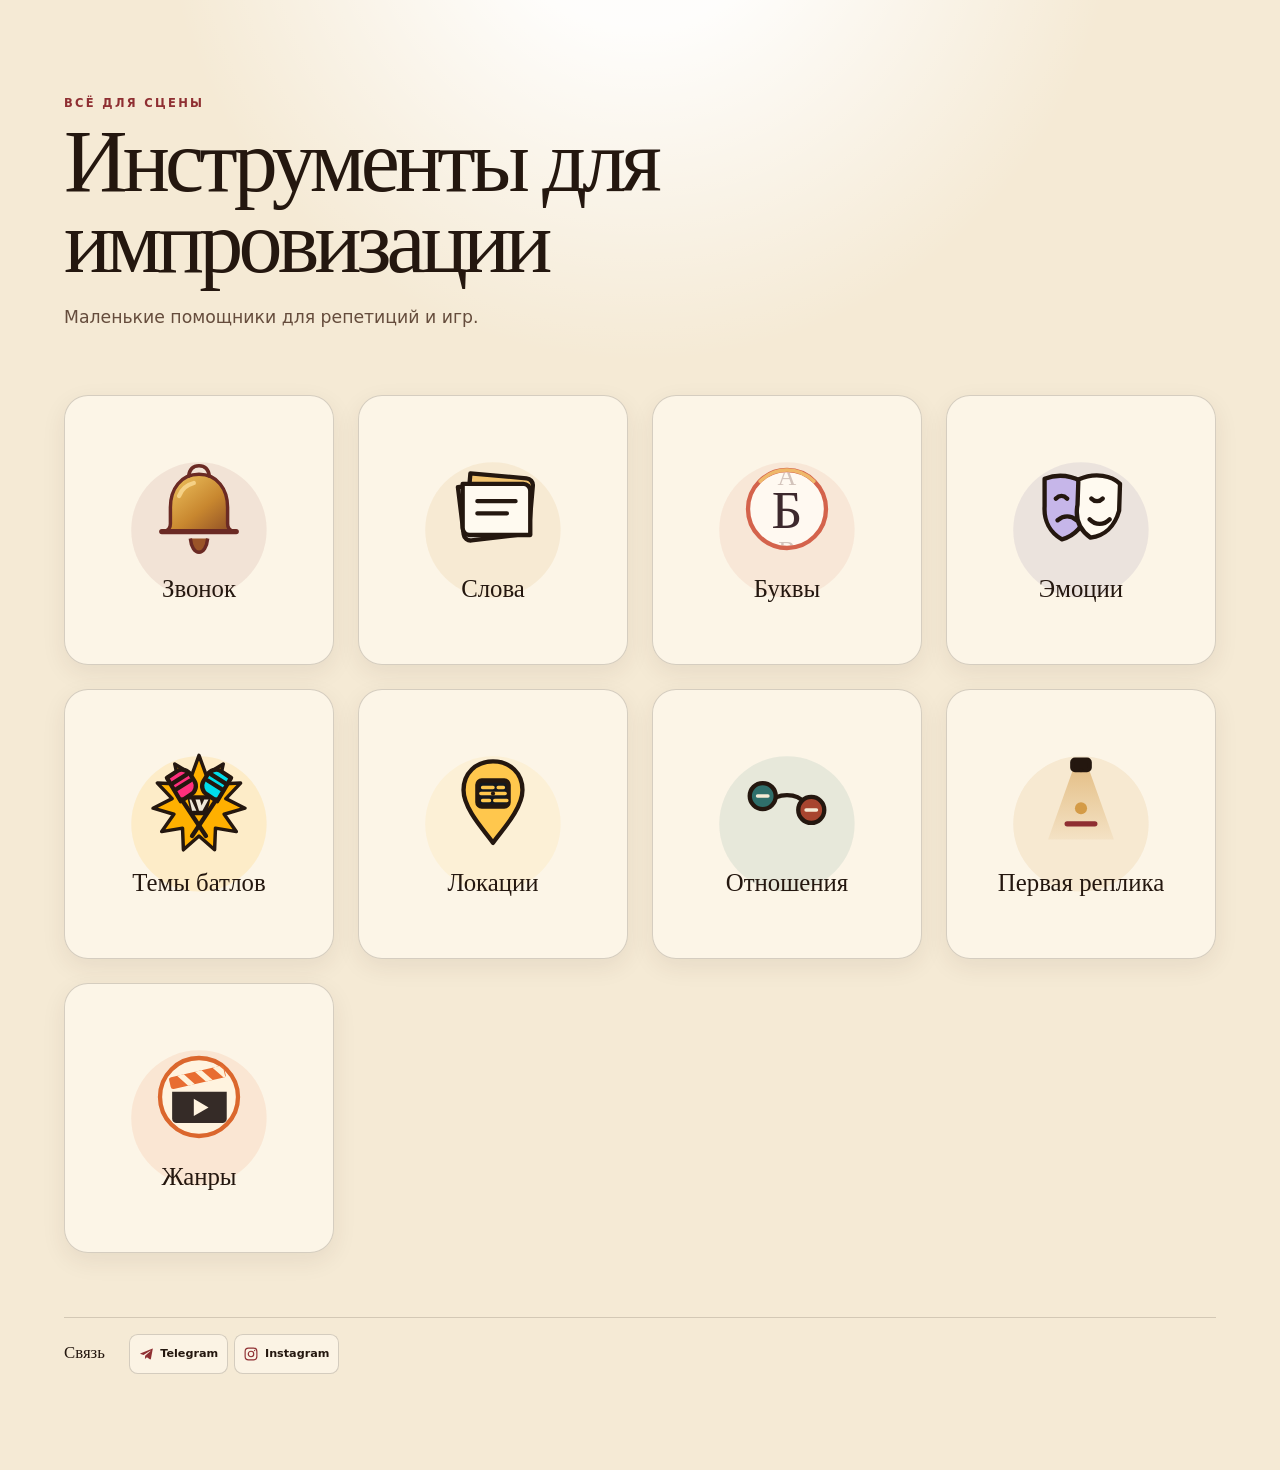
<file: index.html>
<!doctype html>
<html lang="ru">
  <head>
    <meta charset="UTF-8" />
    <meta name="viewport" content="width=device-width, initial-scale=1.0" />
    <meta
      name="description"
      content="Небольшие инструменты для импровизации: выбирайте и начинайте играть."
    />
    <title>Инструменты для импровизации</title>
    <link rel="stylesheet" href="./shared/styles.css" />
    <script src="./shared/catalog.js" defer></script>
  </head>
  <body class="catalog-page">
    <main class="catalog-shell">
      <header class="catalog-header">
        <div class="catalog-toolbar">
          <p class="catalog-kicker">Всё для сцены</p>
          <button
            class="catalog-settings-trigger"
            type="button"
            aria-label="Настройки"
            aria-haspopup="dialog"
            aria-controls="catalog-settings"
            data-settings-open
            hidden
          >
            <svg viewBox="0 0 24 24" aria-hidden="true">
              <path d="M12.22 2h-.44a2 2 0 0 0-2 2v.18a2 2 0 0 1-1 1.73l-.43.25a2 2 0 0 1-2 0l-.15-.08a2 2 0 0 0-2.73.73l-.22.38a2 2 0 0 0 .73 2.73l.15.09a2 2 0 0 1 1 1.74v.5a2 2 0 0 1-1 1.74l-.15.09a2 2 0 0 0-.73 2.73l.22.38a2 2 0 0 0 2.73.73l.15-.08a2 2 0 0 1 2 0l.43.25a2 2 0 0 1 1 1.73V20a2 2 0 0 0 2 2h.44a2 2 0 0 0 2-2v-.18a2 2 0 0 1 1-1.73l.43-.25a2 2 0 0 1 2 0l.15.08a2 2 0 0 0 2.73-.73l.22-.38a2 2 0 0 0-.73-2.73l-.15-.09a2 2 0 0 1-1-1.74v-.5a2 2 0 0 1 1-1.74l.15-.09a2 2 0 0 0 .73-2.73l-.22-.38a2 2 0 0 0-2.73-.73l-.15.08a2 2 0 0 1-2 0l-.43-.25a2 2 0 0 1-1-1.73V4a2 2 0 0 0-2-2Z" />
              <circle cx="12" cy="12" r="3" />
            </svg>
          </button>
        </div>
        <h1 class="catalog-title">Инструменты для импровизации</h1>
        <p class="catalog-intro">
          Маленькие помощники для репетиций и игр.
        </p>
      </header>

      <ul class="tool-grid" aria-label="Доступные инструменты">
        <li>
          <a class="tool-card" href="./tools/bell/index.html">
            <span class="tool-card__content">
              <img
                class="tool-card__icon"
                src="./shared/assets/bell.svg"
                data-icon-classic="./shared/assets/bell.svg"
                data-icon-theatrical="./shared/assets/catalog-generated/bell.webp"
                data-icon-character="./shared/assets/catalog-character/bell.webp"
                alt=""
                width="120"
                height="120"
              />
              <span class="tool-card__name">Звонок</span>
            </span>
          </a>
        </li>
        <li>
          <a
            class="tool-card"
            href="./tools/word/index.html"
            style="--card-accent: #b47716; --card-accent-soft: rgba(212, 155, 71, 0.22)"
          >
            <span class="tool-card__content">
              <img
                class="tool-card__icon"
                src="./shared/assets/word.svg"
                data-icon-classic="./shared/assets/word.svg"
                data-icon-theatrical="./shared/assets/catalog-generated/word.webp"
                data-icon-character="./shared/assets/catalog-character/word.webp"
                alt=""
                width="120"
                height="120"
              />
              <span class="tool-card__name">Слова</span>
            </span>
          </a>
        </li>
        <li>
          <a
            class="tool-card"
            href="./tools/letters/index.html"
            style="--card-accent: #b94b3b; --card-accent-soft: rgba(212, 99, 76, 0.18)"
          >
            <span class="tool-card__content">
              <img
                class="tool-card__icon"
                src="./shared/assets/letters.svg"
                data-icon-classic="./shared/assets/letters.svg"
                alt=""
                width="120"
                height="120"
              />
              <span class="tool-card__name">Буквы</span>
            </span>
          </a>
        </li>
        <li>
          <a
            class="tool-card"
            href="./tools/emotion/index.html"
            style="--card-accent: #574483; --card-accent-soft: rgba(87, 68, 131, 0.18)"
          >
            <span class="tool-card__content">
              <img
                class="tool-card__icon"
                src="./shared/assets/emotion.svg"
                data-icon-classic="./shared/assets/emotion.svg"
                data-icon-theatrical="./shared/assets/catalog-generated/emotion.webp"
                data-icon-character="./shared/assets/catalog-character/emotion.webp"
                alt=""
                width="120"
                height="120"
              />
              <span class="tool-card__name">Эмоции</span>
            </span>
          </a>
        </li>
        <li>
          <a
            class="tool-card"
            href="./tools/rap-battle/index.html"
            style="--card-accent: #d51e62; --card-accent-soft: rgba(255, 176, 0, 0.24)"
          >
            <span class="tool-card__content">
              <img
                class="tool-card__icon"
                src="./shared/assets/rap-battle.svg"
                data-icon-classic="./shared/assets/rap-battle.svg"
                data-icon-theatrical="./shared/assets/catalog-generated/rap-battle.webp"
                data-icon-character="./shared/assets/catalog-character/rap-battle.webp"
                alt=""
                width="120"
                height="120"
              />
              <span class="tool-card__name">Темы батлов</span>
            </span>
          </a>
        </li>
        <li>
          <a
            class="tool-card"
            href="./tools/locations/index.html"
            style="--card-accent: #ffc74d; --card-accent-soft: rgba(255, 199, 77, 0.2)"
          >
            <span class="tool-card__content">
              <img
                class="tool-card__icon"
                src="./shared/assets/locations.svg"
                data-icon-classic="./shared/assets/locations.svg"
                data-icon-theatrical="./shared/assets/catalog-generated/locations.webp"
                data-icon-character="./shared/assets/catalog-character/locations.webp"
                alt=""
                width="120"
                height="120"
              />
              <span class="tool-card__name">Локации</span>
            </span>
          </a>
        </li>
        <li>
          <a
            class="tool-card"
            href="./tools/relationship/index.html"
            style="--card-accent: #2f6f6b; --card-accent-soft: rgba(47, 111, 107, 0.18)"
          >
            <span class="tool-card__content">
              <img
                class="tool-card__icon"
                src="./shared/assets/relationship.svg"
                data-icon-classic="./shared/assets/relationship.svg"
                data-icon-theatrical="./shared/assets/catalog-generated/relationship.webp"
                data-icon-character="./shared/assets/catalog-character/relationship.webp"
                alt=""
                width="120"
                height="120"
              />
              <span class="tool-card__name">Отношения</span>
            </span>
          </a>
        </li>
        <li>
          <a
            class="tool-card"
            href="./tools/first-line/index.html"
            style="--card-accent: #c98a1f; --card-accent-soft: rgba(212, 155, 71, 0.26)"
          >
            <span class="tool-card__content">
              <img
                class="tool-card__icon"
                src="./shared/assets/first-line.svg"
                data-icon-classic="./shared/assets/first-line.svg"
                data-icon-theatrical="./shared/assets/catalog-generated/first-line.webp"
                data-icon-character="./shared/assets/catalog-character/first-line.webp"
                alt=""
                width="120"
                height="120"
              />
              <span class="tool-card__name">Первая реплика</span>
            </span>
          </a>
        </li>
        <li>
          <a
            class="tool-card"
            href="./tools/genres/index.html"
            style="--card-accent: #c55923; --card-accent-soft: rgba(232, 109, 49, 0.2)"
          >
            <span class="tool-card__content">
              <img
                class="tool-card__icon"
                src="./shared/assets/genres.svg"
                data-icon-classic="./shared/assets/genres.svg"
                alt=""
                width="120"
                height="120"
              />
              <span class="tool-card__name">Жанры</span>
            </span>
          </a>
        </li>
      </ul>

      <footer class="catalog-footer">
        <div class="catalog-footer__content">
          <p class="catalog-footer__title">Связь</p>

          <nav class="contact-actions" aria-label="Социальные сети автора">
            <a
              class="contact-action"
              href="https://t.me/Vlad_Smhn"
              target="_blank"
              rel="noopener noreferrer"
            >
              <svg
                class="contact-icon contact-icon--telegram"
                viewBox="0 0 24 24"
                aria-hidden="true"
              >
                <path d="M20.7 4.1 17.9 19c-.2 1.1-.8 1.4-1.7.9l-4.3-3.2-2.1 2c-.2.2-.4.4-.9.4l.3-4.4 8.1-7.3c.4-.3-.1-.5-.5-.2l-10 6.3-4.3-1.4c-.9-.3-.9-.9.2-1.3L19.5 4c.8-.3 1.5.2 1.2 1.1Z" />
              </svg>
              <span>Telegram</span>
            </a>

            <a
              class="contact-action"
              href="https://www.instagram.com/vlad_smhn/"
              target="_blank"
              rel="noopener noreferrer"
            >
              <svg
                class="contact-icon contact-icon--instagram"
                viewBox="0 0 24 24"
                aria-hidden="true"
              >
                <rect x="3.2" y="3.2" width="17.6" height="17.6" rx="5" />
                <circle cx="12" cy="12" r="4.1" />
                <circle class="contact-icon__dot" cx="17.4" cy="6.8" r="1" />
              </svg>
              <span>Instagram</span>
            </a>
          </nav>
        </div>
      </footer>
    </main>

    <dialog
      class="catalog-settings"
      id="catalog-settings"
      aria-labelledby="catalog-settings-title"
    >
      <div class="catalog-settings__sheet">
        <header class="catalog-settings__header">
          <div>
            <p class="catalog-settings__kicker">Вид каталога</p>
            <h2 id="catalog-settings-title">Какие иконки показать?</h2>
          </div>
          <button
            class="catalog-settings__close"
            type="button"
            aria-label="Закрыть настройки"
            data-settings-close
          >
            <span aria-hidden="true">×</span>
          </button>
        </header>

        <p class="catalog-settings__intro">
          Выберите настроение каталога. Инструменты и их порядок не изменятся.
        </p>

        <fieldset class="icon-theme-options">
          <legend class="visually-hidden">Набор иконок</legend>

          <label class="icon-theme-option">
            <input type="radio" name="icon-theme" value="classic" />
            <span class="icon-theme-option__preview" aria-hidden="true">
              <img src="./shared/assets/bell.svg" alt="" width="88" height="88" />
            </span>
            <span class="icon-theme-option__copy">
              <span class="icon-theme-option__name">Классические</span>
              <span class="icon-theme-option__description">Лаконичные и графичные</span>
            </span>
            <span class="icon-theme-option__mark" aria-hidden="true"></span>
          </label>

          <label class="icon-theme-option">
            <input type="radio" name="icon-theme" value="theatrical" />
            <span class="icon-theme-option__preview" aria-hidden="true">
              <img
                src="./shared/assets/catalog-generated/bell.webp"
                alt=""
                width="88"
                height="88"
              />
            </span>
            <span class="icon-theme-option__copy">
              <span class="icon-theme-option__name">Театральные</span>
              <span class="icon-theme-option__description">Тёплые и предметные</span>
            </span>
            <span class="icon-theme-option__mark" aria-hidden="true"></span>
          </label>

          <label class="icon-theme-option">
            <input type="radio" name="icon-theme" value="character" />
            <span class="icon-theme-option__preview" aria-hidden="true">
              <img
                src="./shared/assets/catalog-character/bell.webp"
                alt=""
                width="88"
                height="88"
              />
            </span>
            <span class="icon-theme-option__copy">
              <span class="icon-theme-option__name">В характере</span>
              <span class="icon-theme-option__description">Каждая — в стиле своего инструмента</span>
            </span>
            <span class="icon-theme-option__mark" aria-hidden="true"></span>
          </label>
        </fieldset>

        <p class="catalog-settings__status" aria-live="polite" data-settings-status>
          Выбор сохранится на этом устройстве.
        </p>
      </div>
    </dialog>
  </body>
</html>
</file>
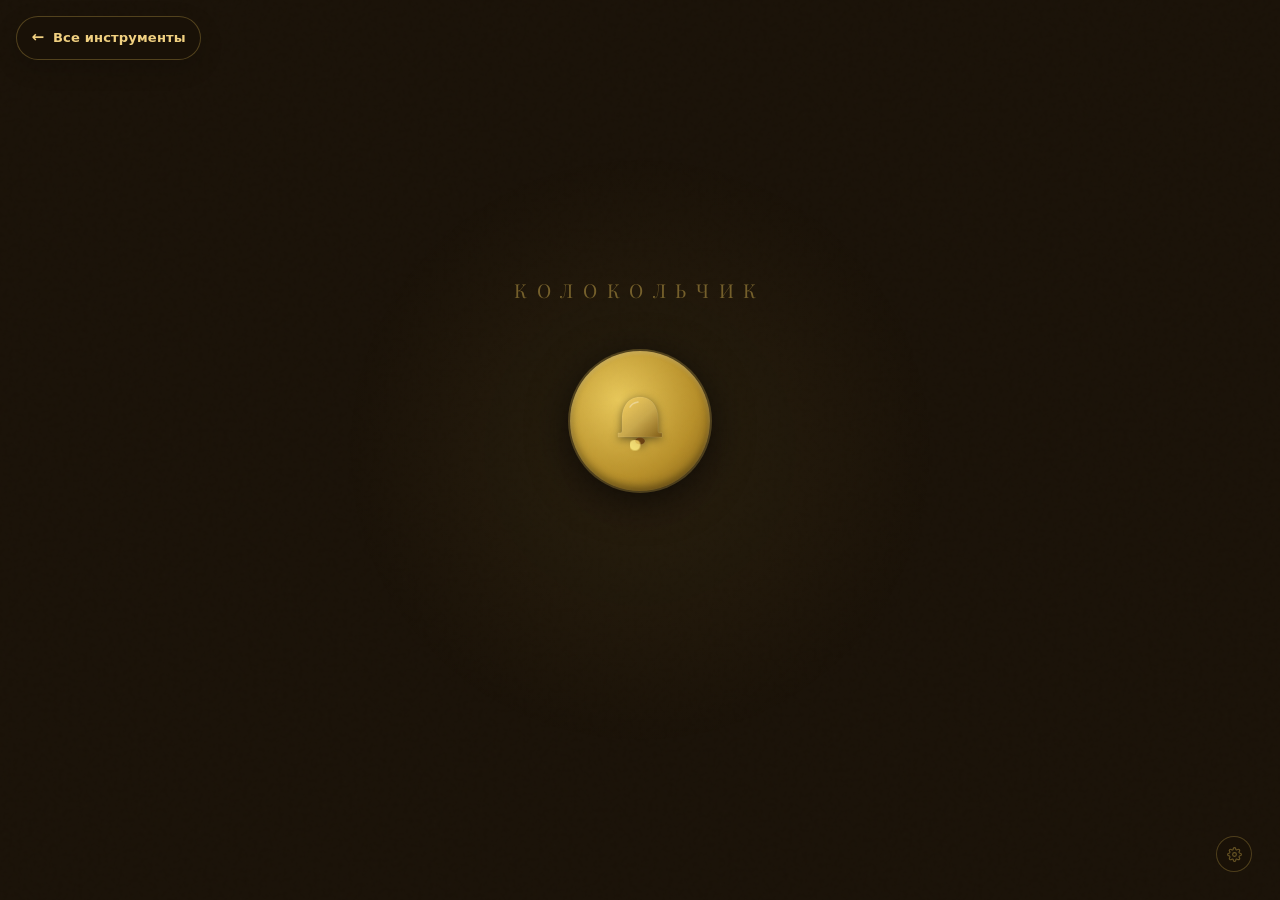
<file: tools/bell/index.html>
<!doctype html>
<html lang="ru">
<head>
<meta charset="UTF-8">
<meta name="viewport" content="width=device-width, initial-scale=1.0">
<title>Дзынь</title>
<link rel="stylesheet" href="../../shared/styles.css">
<style>
  @import url('https://fonts.googleapis.com/css2?family=Playfair+Display:ital,wght@0,400;0,700;1,400&display=swap');

  *, *::before, *::after { box-sizing: border-box; margin: 0; padding: 0; }

  body, button, a, .sound-item { touch-action: manipulation; }

  :root {
    --gold: #c9a84c;
    --gold-light: #f0d080;
    --bg: #1a1208;
  }

  body {
    background: var(--bg);
    min-height: 100vh;
    display: flex;
    align-items: center;
    justify-content: center;
    font-family: 'Playfair Display', Georgia, serif;
    overflow: hidden;
    cursor: none;
  }

  body::before {
    content: '';
    position: fixed; inset: 0;
    background-image: url("data:image/svg+xml,%3Csvg viewBox='0 0 200 200' xmlns='http://www.w3.org/2000/svg'%3E%3Cfilter id='n'%3E%3CfeTurbulence type='fractalNoise' baseFrequency='0.9' numOctaves='4' stitchTiles='stitch'/%3E%3C/filter%3E%3Crect width='100%25' height='100%25' filter='url(%23n)' opacity='0.04'/%3E%3C/svg%3E");
    pointer-events: none;
    z-index: 10;
    opacity: 0.4;
  }

  .glow-bg {
    position: fixed;
    width: 600px; height: 600px;
    border-radius: 50%;
    background: radial-gradient(circle, rgba(201,168,76,0.08) 0%, transparent 70%);
    top: 50%; left: 50%;
    transform: translate(-50%, -50%);
    pointer-events: none;
    transition: opacity 0.5s;
  }

  .scene {
    display: flex;
    flex-direction: column;
    align-items: center;
    gap: 48px;
  }

  .title {
    color: var(--gold);
    font-size: clamp(1rem, 3vw, 1.2rem);
    letter-spacing: 0.5em;
    text-transform: uppercase;
    opacity: 0.5;
    font-weight: 400;
  }

  .bell-wrap {
    position: relative;
    display: flex;
    align-items: center;
    justify-content: center;
  }

  .ripple-ring {
    position: absolute;
    width: 140px; height: 140px;
    border-radius: 50%;
    border: 1.5px solid var(--gold);
    opacity: 0;
    pointer-events: none;
  }

  .btn {
    width: 140px; height: 140px;
    border-radius: 50%;
    border: none;
    background: radial-gradient(circle at 35% 35%, #e8c85a, #b8902a 60%, #7a5510);
    cursor: none;
    position: relative;
    box-shadow:
      0 0 0 2px rgba(201,168,76,0.3),
      0 8px 40px rgba(0,0,0,0.7),
      inset 0 2px 4px rgba(255,255,255,0.2),
      inset 0 -4px 8px rgba(0,0,0,0.4);
    transition: transform 0.08s, box-shadow 0.08s;
    outline: none;
    display: flex;
    align-items: center;
    justify-content: center;
  }

  .btn:active {
    transform: scale(0.94) translateY(3px);
    box-shadow:
      0 0 0 2px rgba(201,168,76,0.2),
      0 3px 20px rgba(0,0,0,0.8),
      inset 0 2px 4px rgba(255,255,255,0.15),
      inset 0 -2px 4px rgba(0,0,0,0.5);
  }

  .bell-svg {
    width: 64px; height: 64px;
    filter: drop-shadow(0 2px 4px rgba(0,0,0,0.5));
  }

  .btn.ringing .bell-svg {
    animation: bellShake 0.5s ease-out;
  }

  @keyframes bellShake {
    0%   { transform: rotate(0deg); }
    15%  { transform: rotate(-18deg); }
    35%  { transform: rotate(16deg); }
    55%  { transform: rotate(-12deg); }
    75%  { transform: rotate(8deg); }
    90%  { transform: rotate(-4deg); }
    100% { transform: rotate(0deg); }
  }

  @keyframes rippleOut {
    0%   { transform: scale(1); opacity: 0.6; }
    100% { transform: scale(3); opacity: 0; }
  }

  .label {
    color: var(--gold-light);
    font-size: clamp(2.5rem, 8vw, 4rem);
    letter-spacing: 0.1em;
    opacity: 0;
    pointer-events: none;
    text-shadow: 0 0 30px rgba(201,168,76,0.6);
    font-style: italic;
    min-height: 1.2em;
    text-align: center;
  }

  .label.show {
    animation: fadeLabel 1.5s ease-out forwards;
  }

  .audio-status {
    position: fixed;
    bottom: 28px;
    left: 50%;
    transform: translateX(-50%);
    color: var(--gold-light);
    font: 0.8rem/1.4 system-ui, sans-serif;
    pointer-events: none;
  }

  @keyframes fadeLabel {
    0%   { opacity: 1; transform: translateY(0) scale(1); }
    30%  { opacity: 1; transform: translateY(-8px) scale(1.04); }
    100% { opacity: 0; transform: translateY(-24px) scale(0.95); }
  }

  /* ── Settings button ── */
  .settings-btn {
    position: fixed;
    bottom: 28px; right: 28px;
    width: 36px; height: 36px;
    border-radius: 50%;
    border: 1px solid rgba(201,168,76,0.3);
    background: rgba(26,18,8,0.85);
    cursor: none;
    display: flex; align-items: center; justify-content: center;
    color: rgba(201,168,76,0.45);
    transition: border-color 0.2s, color 0.2s, background 0.2s;
    z-index: 100;
    backdrop-filter: blur(8px);
    outline: none;
  }
  .settings-btn:hover {
    border-color: rgba(201,168,76,0.65);
    color: var(--gold);
    background: rgba(201,168,76,0.07);
  }
  .settings-btn svg { width: 15px; height: 15px; }
  .settings-btn.spinning svg { animation: spinGear 0.45s ease-out forwards; }
  @keyframes spinGear { to { transform: rotate(90deg); } }

  /* ── Settings panel ── */
  .settings-panel {
    --settings-top-clearance: max(4.75rem, calc(env(safe-area-inset-top) + 3.75rem));
    position: fixed;
    bottom: 74px; right: 28px;
    display: flex;
    width: min(320px, calc(100vw - 32px));
    max-height: min(680px, calc(100vh - 74px - var(--settings-top-clearance)));
    max-height: min(680px, calc(100dvh - 74px - var(--settings-top-clearance)));
    flex-direction: column;
    background: rgba(14, 9, 2, 0.97);
    border: 1px solid rgba(201,168,76,0.18);
    border-radius: 14px;
    padding: 18px 16px;
    z-index: 200;
    backdrop-filter: blur(20px);
    box-shadow: 0 24px 64px rgba(0,0,0,0.85), 0 0 0 1px rgba(201,168,76,0.04);
    transform-origin: bottom right;
    transform: scale(0.82) translateY(10px);
    opacity: 0;
    pointer-events: none;
    transition: transform 0.24s cubic-bezier(0.34, 1.56, 0.64, 1), opacity 0.18s ease;
  }
  .settings-panel.open {
    transform: scale(1) translateY(0);
    opacity: 1;
    pointer-events: all;
  }

  .settings-panel h3 {
    color: rgba(201,168,76,0.4);
    font-size: 0.6rem;
    letter-spacing: 0.38em;
    text-transform: uppercase;
    margin-bottom: 12px;
    font-weight: 400;
    padding-left: 2px;
  }

  .volume-toggle,
  .screen-ring-toggle {
    display: flex;
    width: 100%;
    min-height: 46px;
    align-items: center;
    justify-content: space-between;
    margin-bottom: 18px;
    padding: 8px 12px;
    border: 1px solid rgba(201,168,76,0.24);
    border-radius: 10px;
    background: rgba(201,168,76,0.08);
    color: rgba(240,208,128,0.72);
    cursor: none;
    transition: background 0.13s, border-color 0.13s, color 0.13s;
  }
  .volume-toggle:hover,
  .volume-toggle:focus-visible,
  .screen-ring-toggle:hover,
  .screen-ring-toggle:focus-visible {
    border-color: rgba(201,168,76,0.52);
    outline: none;
    background: rgba(201,168,76,0.14);
    color: var(--gold-light);
  }
  .volume-toggle:focus-visible,
  .screen-ring-toggle:focus-visible {
    box-shadow: 0 0 0 2px rgba(201,168,76,0.28);
  }
  .volume-toggle span,
  .screen-ring-toggle span {
    font-size: 0.78rem;
  }
  .volume-toggle strong,
  .screen-ring-toggle strong {
    min-width: 58px;
    border-radius: 999px;
    padding: 6px 9px;
    background: var(--gold);
    color: #1a1004;
    font-size: 0.82rem;
    letter-spacing: 0.04em;
    text-align: center;
  }
  .screen-ring-toggle strong {
    background: rgba(201,168,76,0.14);
    color: rgba(240,208,128,0.58);
  }
  .screen-ring-toggle[aria-pressed="true"] strong {
    background: var(--gold);
    color: #1a1004;
  }

  .sound-list {
    display: flex;
    min-height: 0;
    flex-direction: column;
    gap: 2px;
    overflow-y: auto;
    overscroll-behavior: contain;
    scrollbar-color: rgba(201,168,76,0.35) transparent;
  }

  .sound-item {
    display: flex;
    align-items: center;
    gap: 9px;
    padding: 7px 8px;
    border-radius: 8px;
    cursor: none;
    border: 1px solid transparent;
    transition: background 0.13s, border-color 0.13s;
  }
  .sound-item:hover { background: rgba(201,168,76,0.06); }
  .sound-item.active {
    background: rgba(201,168,76,0.09);
    border-color: rgba(201,168,76,0.22);
  }

  .sound-dot {
    width: 7px; height: 7px;
    border-radius: 50%;
    border: 1.5px solid rgba(201,168,76,0.35);
    flex-shrink: 0;
    transition: background 0.13s, border-color 0.13s, box-shadow 0.13s;
  }
  .sound-item.active .sound-dot {
    background: var(--gold);
    border-color: var(--gold);
    box-shadow: 0 0 7px rgba(201,168,76,0.55);
  }

  .sound-info { flex: 1; min-width: 0; }
  .sound-name {
    color: rgba(240,208,128,0.7);
    font-size: 0.8rem;
    line-height: 1.2;
    white-space: nowrap;
    overflow: hidden;
    text-overflow: ellipsis;
  }
  .sound-item.active .sound-name { color: var(--gold-light); }
  .sound-tag {
    font-size: 0.6rem;
    color: rgba(201,168,76,0.3);
    letter-spacing: 0.08em;
    font-style: italic;
  }

  .preview-btn {
    width: 44px;
    height: 44px;
    background: none;
    border: none;
    cursor: none;
    color: rgba(201,168,76,0.25);
    padding: 0;
    display: flex; align-items: center; justify-content: center; flex-shrink: 0;
    border-radius: 50%;
    transition: color 0.13s, background 0.13s;
  }
  .preview-btn:hover {
    color: var(--gold);
    background: rgba(201,168,76,0.08);
  }
  .preview-btn svg { width: 18px; height: 18px; margin-left: 2px; }

  /* ── Screaming Cat ── */
  .cat-container {
    position: fixed;
    bottom: -20px;
    left: 50%;
    transform: translateX(-50%) translateY(100%);
    pointer-events: none;
    z-index: 50;
  }
  .cat-container.scream {
    animation: catPop 2.2s cubic-bezier(0.22, 1, 0.36, 1) forwards;
  }
  @keyframes catPop {
    0%   { transform: translateX(-50%) translateY(100%); }
    18%  { transform: translateX(-50%) translateY(-14px) rotate(-2deg); }
    30%  { transform: translateX(-50%) translateY(2px) rotate(1deg); }
    45%  { transform: translateX(-50%) translateY(-5px) rotate(0deg); }
    58%  { transform: translateX(-50%) translateY(0px); }
    75%  { transform: translateX(-50%) translateY(0px); opacity: 1; }
    100% { transform: translateX(-50%) translateY(130%); opacity: 0; }
  }

  .cat-svg {
    width: 140px;
    height: 150px;
    display: block;
  }

  /* fur spikes — transform-box so origin is local */
  .fur-spike {
    transform-box: fill-box;
    transform-origin: bottom center;
  }
  .cat-container.scream .fur-spike {
    animation: furShake 0.13s ease-in-out infinite alternate;
  }
  @keyframes furShake {
    from { transform: rotate(-6deg) scaleY(1); }
    to   { transform: rotate(6deg) scaleY(1.15); }
  }

  /* eye pupils */
  .eye-pupil {
    transform-box: fill-box;
    transform-origin: center;
  }
  .cat-container.scream .eye-pupil {
    animation: pupilSpin 0.35s linear infinite;
  }
  @keyframes pupilSpin {
    from { transform: rotate(0deg); }
    to   { transform: rotate(360deg); }
  }

  /* mouth shake — drawn at absolute coords, no SVG transform */
  .cat-mouth-group {
    transform-box: fill-box;
    transform-origin: center;
  }
  .cat-container.scream .cat-mouth-group {
    animation: mouthVibe 0.09s ease-in-out infinite alternate;
  }
  @keyframes mouthVibe {
    from { transform: scaleX(1) scaleY(1); }
    to   { transform: scaleX(1.07) scaleY(0.93); }
  }

  /* scream text */
  .cat-scream-text {
    position: absolute;
    top: -34px; left: 50%;
    transform: translateX(-50%);
    font-size: 1rem;
    font-style: italic;
    color: #ff9944;
    white-space: nowrap;
    text-shadow: 0 0 12px rgba(255,100,0,0.8);
    letter-spacing: 0.05em;
    opacity: 0;
  }
  .cat-container.scream .cat-scream-text {
    animation: textPop 2.2s ease-out forwards;
  }
  @keyframes textPop {
    0%   { opacity: 0; transform: translateX(-50%) scale(0.7) translateY(8px); }
    20%  { opacity: 1; transform: translateX(-50%) scale(1.08) translateY(0); }
    55%  { opacity: 1; transform: translateX(-50%) scale(1); }
    80%  { opacity: 0; }
    100% { opacity: 0; }
  }

  /* ── Egor surprise ── */
  .egor-container {
    --egor-tilt: -2deg;
    --egor-tilt-reverse: 2deg;
    --egor-flip: 1;
    position: fixed;
    bottom: -5vh;
    left: 50%;
    width: min(255px, 66vw);
    height: min(345px, 60vh);
    transform: translateX(-50%) translateY(115%) rotate(var(--egor-tilt));
    transform-origin: center bottom;
    pointer-events: none;
    z-index: 51;
    opacity: 0;
  }
  .egor-container.pop {
    animation: egorPop 2.2s cubic-bezier(0.22, 1, 0.36, 1) forwards;
  }
  .egor-image {
    width: 100%;
    height: 100%;
    display: block;
    object-fit: contain;
    object-position: center bottom;
    transform: scaleX(var(--egor-flip));
    filter: drop-shadow(0 18px 28px rgba(0, 0, 0, 0.55));
  }
  @keyframes egorPop {
    0% {
      opacity: 0;
      transform: translateX(-50%) translateY(115%) rotate(var(--egor-tilt)) scale(0.82);
    }
    18% {
      opacity: 1;
      transform: translateX(-50%) translateY(-2%) rotate(var(--egor-tilt-reverse)) scale(1.04);
    }
    30% {
      transform: translateX(-50%) translateY(2%) rotate(var(--egor-tilt)) scale(0.99);
    }
    62% {
      opacity: 1;
      transform: translateX(-50%) translateY(0) rotate(0) scale(1);
    }
    78% {
      opacity: 1;
      transform: translateX(-50%) translateY(0) rotate(0) scale(1);
    }
    100% {
      opacity: 0;
      transform: translateX(-50%) translateY(125%) rotate(var(--egor-tilt-reverse)) scale(0.94);
    }
  }

  /* ── Cursor ── */
  .cursor {
    position: fixed;
    width: 11px; height: 11px;
    border-radius: 50%;
    background: var(--gold);
    pointer-events: none;
    z-index: 9999;
    transform: translate(-50%, -50%);
    transition: width 0.14s, height 0.14s, background 0.14s;
    mix-blend-mode: screen;
  }
  .cursor.big {
    width: 46px; height: 46px;
    background: rgba(201,168,76,0.12);
    border: 1px solid var(--gold);
  }

  .tool-navigation {
    --tool-nav-foreground: var(--gold-light);
    --tool-nav-background: rgba(26, 18, 8, 0.82);
    --tool-nav-border: rgba(201, 168, 76, 0.32);
    --tool-nav-focus: var(--gold);
    cursor: none;
  }

  @media (pointer: coarse) {
    body,
    .btn,
    .settings-btn,
    .sound-item,
    .preview-btn,
    .volume-toggle,
    .screen-ring-toggle,
    .tool-navigation {
      cursor: auto;
    }

    .cursor {
      display: none;
    }
  }
</style>
</head>
<body>

<a class="tool-navigation" id="catalogLink" href="../../index.html">Все инструменты</a>
<div class="glow-bg" id="glowBg"></div>
<div class="cursor" id="cursor"></div>

<div class="scene">
  <div class="title">Колокольчик</div>
  <div class="bell-wrap">
    <div class="ripple-ring" id="ring1"></div>
    <div class="ripple-ring" id="ring2"></div>
    <div class="ripple-ring" id="ring3"></div>
    <button class="btn" id="bellBtn" aria-label="Дзынь">
      <svg class="bell-svg" viewBox="0 0 64 64" fill="none" xmlns="http://www.w3.org/2000/svg">
        <path d="M32 8 C20 8 14 18 14 30 L14 42 Q14 44 12 44 L10 44 L10 48 L54 48 L54 44 L52 44 Q50 44 50 42 L50 30 C50 18 44 8 32 8 Z"
          fill="url(#bg)" stroke="rgba(255,255,255,0.15)" stroke-width="0.5"/>
        <ellipse cx="32" cy="52" rx="5" ry="3.5" fill="#6a4010" stroke="rgba(255,255,255,0.1)" stroke-width="0.5"/>
        <path d="M22 18 Q24 14 30 13" stroke="rgba(255,255,255,0.35)" stroke-width="1.5" stroke-linecap="round"/>
        <defs>
          <linearGradient id="bg" x1="14" y1="8" x2="54" y2="52" gradientUnits="userSpaceOnUse">
            <stop offset="0%" stop-color="#f5d060"/>
            <stop offset="50%" stop-color="#c9a84c"/>
            <stop offset="100%" stop-color="#7a5510"/>
          </linearGradient>
        </defs>
      </svg>
    </button>
  </div>
  <div class="label" id="label">Дзынь!</div>
</div>

<!-- Screaming Cat -->
<div class="cat-container" id="catContainer">
  <div class="cat-scream-text" id="catText">А-А-А-А-А!!!</div>
  <svg class="cat-svg" viewBox="0 0 140 150" fill="none" xmlns="http://www.w3.org/2000/svg">

    <!-- TAIL (behind body, right side) -->
    <path d="M88 140 Q118 132 120 110 Q122 90 106 84"
          stroke="#c4722a" stroke-width="9" stroke-linecap="round" fill="none"/>
    <path d="M88 140 Q118 132 120 110 Q122 90 106 84"
          stroke="#e8953f" stroke-width="5" stroke-linecap="round" fill="none" opacity="0.55"/>

    <!-- BODY -->
    <ellipse cx="68" cy="118" rx="36" ry="28" fill="#e8953f"/>
    <!-- belly -->
    <ellipse cx="68" cy="120" rx="22" ry="19" fill="#f7c97a" opacity="0.85"/>

    <!-- HEAD -->
    <ellipse cx="68" cy="68" rx="34" ry="32" fill="#e8953f"/>
    <!-- face pale patch -->
    <ellipse cx="68" cy="72" rx="22" ry="20" fill="#f7c97a" opacity="0.55"/>

    <!-- EAR LEFT (drawn before spikes so spikes overlap) -->
    <polygon points="34,54 26,24 52,46" fill="#e8953f"/>
    <polygon points="37,52 31,30 48,45" fill="#f7a0a0" opacity="0.75"/>

    <!-- EAR RIGHT -->
    <polygon points="102,54 114,24 88,46" fill="#e8953f"/>
    <polygon points="99,52 109,30 92,45" fill="#f7a0a0" opacity="0.75"/>

    <!-- FOREHEAD FUR SPIKES (startled) -->
    <polygon class="fur-spike" points="50,44 46,22 56,42" fill="#c4722a"/>
    <polygon class="fur-spike" points="64,40 62,18 70,39" fill="#c4722a"/>
    <polygon class="fur-spike" points="78,43 82,21 86,44" fill="#c4722a"/>

    <!-- FOREHEAD STRIPES -->
    <path d="M54,54 Q57,46 60,54" stroke="#c4722a" stroke-width="1.5" fill="none" stroke-linecap="round"/>
    <path d="M65,51 Q68,43 71,51" stroke="#c4722a" stroke-width="1.5" fill="none" stroke-linecap="round"/>
    <path d="M76,54 Q79,46 82,54" stroke="#c4722a" stroke-width="1.5" fill="none" stroke-linecap="round"/>

    <!-- EYE LEFT — all at absolute coords, pupil uses transform-box -->
    <circle cx="50" cy="66" r="12" fill="white"/>
    <circle cx="50" cy="66" r="9"  fill="#28a028"/>
    <ellipse class="eye-pupil" cx="50" cy="66" rx="5" ry="8" fill="#111"/>
    <circle cx="54" cy="61" r="2.5" fill="white" opacity="0.9"/>
    <path d="M38,62 Q50,53 62,62" stroke="#c4722a" stroke-width="1.5" fill="none" stroke-linecap="round"/>

    <!-- EYE RIGHT -->
    <circle cx="86" cy="66" r="12" fill="white"/>
    <circle cx="86" cy="66" r="9"  fill="#28a028"/>
    <ellipse class="eye-pupil" cx="86" cy="66" rx="5" ry="8" fill="#111"/>
    <circle cx="90" cy="61" r="2.5" fill="white" opacity="0.9"/>
    <path d="M74,62 Q86,53 98,62" stroke="#c4722a" stroke-width="1.5" fill="none" stroke-linecap="round"/>

    <!-- NOSE — absolute -->
    <polygon points="68,80 64,76 72,76" fill="#e04070"/>
    <ellipse cx="68" cy="77" rx="1.5" ry="1" fill="white" opacity="0.6"/>

    <!-- SCREAMING MOUTH — all drawn at absolute coords, group uses transform-box -->
    <g class="cat-mouth-group">
      <!-- mouth dark oval -->
      <ellipse cx="68" cy="94" rx="16" ry="13" fill="#1a0505"/>
      <!-- throat -->
      <ellipse cx="68" cy="95" rx="11" ry="7"  fill="#6b1020"/>
      <!-- tongue -->
      <ellipse cx="68" cy="99" rx="9"  ry="6"  fill="#e04060"/>
      <ellipse cx="68" cy="97" rx="5"  ry="3"  fill="#f06880" opacity="0.7"/>
      <!-- top teeth -->
      <rect x="55" y="82" width="5" height="6" rx="2" fill="white"/>
      <rect x="62" y="81" width="5" height="7" rx="2" fill="white"/>
      <rect x="69" y="82" width="5" height="6" rx="2" fill="white"/>
      <!-- top fangs -->
      <polygon points="52,83 55,83 53.5,90" fill="white"/>
      <polygon points="84,83 81,83 82.5,90" fill="white"/>
      <!-- bottom teeth -->
      <rect x="59" y="100" width="4" height="4" rx="1.5" fill="white"/>
      <rect x="68" y="100" width="4" height="4" rx="1.5" fill="white"/>
      <!-- mouth outline -->
      <ellipse cx="68" cy="94" rx="16" ry="13" stroke="#c4722a" stroke-width="1.5" fill="none"/>
    </g>

    <!-- WHISKERS LEFT -->
    <line x1="14" y1="76" x2="44" y2="78" stroke="#f0ddc0" stroke-width="1.4" stroke-linecap="round"/>
    <line x1="12" y1="83" x2="43" y2="83" stroke="#f0ddc0" stroke-width="1.4" stroke-linecap="round"/>
    <line x1="14" y1="90" x2="44" y2="87" stroke="#f0ddc0" stroke-width="1.4" stroke-linecap="round"/>

    <!-- WHISKERS RIGHT -->
    <line x1="122" y1="76" x2="92" y2="78" stroke="#f0ddc0" stroke-width="1.4" stroke-linecap="round"/>
    <line x1="124" y1="83" x2="93" y2="83" stroke="#f0ddc0" stroke-width="1.4" stroke-linecap="round"/>
    <line x1="122" y1="90" x2="92" y2="87" stroke="#f0ddc0" stroke-width="1.4" stroke-linecap="round"/>

    <!-- PAWS -->
    <ellipse cx="46" cy="141" rx="15" ry="9" fill="#e8953f"/>
    <ellipse cx="90" cy="141" rx="15" ry="9" fill="#e8953f"/>
    <line x1="40" y1="136" x2="40" y2="146" stroke="#c4722a" stroke-width="1.2" stroke-linecap="round"/>
    <line x1="46" y1="134" x2="46" y2="147" stroke="#c4722a" stroke-width="1.2" stroke-linecap="round"/>
    <line x1="52" y1="136" x2="52" y2="146" stroke="#c4722a" stroke-width="1.2" stroke-linecap="round"/>
    <line x1="84" y1="136" x2="84" y2="146" stroke="#c4722a" stroke-width="1.2" stroke-linecap="round"/>
    <line x1="90" y1="134" x2="90" y2="147" stroke="#c4722a" stroke-width="1.2" stroke-linecap="round"/>
    <line x1="96" y1="136" x2="96" y2="146" stroke="#c4722a" stroke-width="1.2" stroke-linecap="round"/>

    <!-- SHOCK LINES -->
    <line x1="6"  y1="50" x2="18" y2="56" stroke="#ffbb44" stroke-width="2" stroke-linecap="round" opacity="0.75"/>
    <line x1="4"  y1="66" x2="17" y2="67" stroke="#ffbb44" stroke-width="2" stroke-linecap="round" opacity="0.75"/>
    <line x1="8"  y1="82" x2="20" y2="79" stroke="#ffbb44" stroke-width="2" stroke-linecap="round" opacity="0.75"/>
    <line x1="130" y1="50" x2="118" y2="56" stroke="#ffbb44" stroke-width="2" stroke-linecap="round" opacity="0.75"/>
    <line x1="132" y1="66" x2="119" y2="67" stroke="#ffbb44" stroke-width="2" stroke-linecap="round" opacity="0.75"/>
    <line x1="128" y1="82" x2="116" y2="79" stroke="#ffbb44" stroke-width="2" stroke-linecap="round" opacity="0.75"/>
  </svg>
</div>

<div class="egor-container" id="egorContainer" aria-hidden="true">
  <img class="egor-image" id="egorImage" alt="">
</div>

<!-- Settings -->
<button class="settings-btn" id="settingsBtn" aria-label="Настройки">
  <svg viewBox="0 0 24 24" fill="none" stroke="currentColor" stroke-width="1.8" stroke-linecap="round" stroke-linejoin="round">
    <circle cx="12" cy="12" r="3"/>
    <path d="M19.4 15a1.65 1.65 0 0 0 .33 1.82l.06.06a2 2 0 1 1-2.83 2.83l-.06-.06a1.65 1.65 0 0 0-1.82-.33 1.65 1.65 0 0 0-1 1.51V21a2 2 0 0 1-4 0v-.09A1.65 1.65 0 0 0 9 19.4a1.65 1.65 0 0 0-1.82.33l-.06.06a2 2 0 1 1-2.83-2.83l.06-.06A1.65 1.65 0 0 0 4.68 15a1.65 1.65 0 0 0-1.51-1H3a2 2 0 0 1 0-4h.09A1.65 1.65 0 0 0 4.6 9a1.65 1.65 0 0 0-.33-1.82l-.06-.06a2 2 0 1 1 2.83-2.83l.06.06A1.65 1.65 0 0 0 9 4.68a1.65 1.65 0 0 0 1-1.51V3a2 2 0 0 1 4 0v.09a1.65 1.65 0 0 0 1 1.51 1.65 1.65 0 0 0 1.82-.33l.06-.06a2 2 0 1 1 2.83 2.83l-.06.06A1.65 1.65 0 0 0 19.4 9a1.65 1.65 0 0 0 1.51 1H21a2 2 0 0 1 0 4h-.09a1.65 1.65 0 0 0-1.51 1z"/>
  </svg>
</button>

<div class="settings-panel" id="settingsPanel">
  <h3>Громкость</h3>
  <button class="volume-toggle" id="volumeToggle" type="button" aria-label="Громкость: ×1.0. Нажмите, чтобы изменить">
    <span>Усиление звука</span>
    <strong id="volumeValue">×1.0</strong>
  </button>
  <h3>Управление</h3>
  <button
    class="screen-ring-toggle"
    id="screenRingToggle"
    type="button"
    aria-label="Звонок по всему экрану: выключен"
    aria-pressed="false"
  >
    <span>Звонок по всему экрану</span>
    <strong id="screenRingValue">Выкл.</strong>
  </button>
  <h3>Тип звука</h3>
  <div class="sound-list" id="soundList"></div>
</div>

<div class="audio-status" id="audioStatus" role="status"></div>

<script>
// ── Audio helpers ──────────────────────────────────────────────────────────
const AudioCtx = window.AudioContext || window.webkitAudioContext;
const VOLUME_LEVELS = [1, 1.5, 2];
let volumeIndex = 0;
let ctx = null;
let output = null;
function getCtx(activate = true) {
  if (activate) configureAudioSession();
  if (!ctx) {
    ctx = new AudioCtx({ latencyHint: 'interactive' });
    output = ctx.createGain();
    output.gain.value = VOLUME_LEVELS[volumeIndex];
    output.connect(ctx.destination);
  }
  if (activate && (ctx.state === 'suspended' || ctx.state === 'interrupted')) {
    ctx.resume().catch(error => console.warn('Не удалось возобновить звук:', error));
  }
  return ctx;
}
function getOutput() {
  getCtx();
  return output;
}
function makeGain(vol, decay, dest) {
  const g = getCtx().createGain();
  const now = getCtx().currentTime;
  g.gain.setValueAtTime(vol, now);
  g.gain.exponentialRampToValueAtTime(0.0001, now + decay);
  g.connect(dest || getOutput());
  return g;
}
function addOsc(freq, type, vol, decay, dest) {
  const c = getCtx(), now = c.currentTime;
  const osc = c.createOscillator();
  const g = c.createGain();
  osc.type = type || 'sine';
  osc.frequency.value = freq;
  g.gain.setValueAtTime(vol, now);
  g.gain.exponentialRampToValueAtTime(0.0001, now + decay);
  osc.connect(g); g.connect(dest || getOutput());
  osc.start(now); osc.stop(now + decay);
  return osc;
}
function noiseClick(vol, dest) {
  const c = getCtx(), now = c.currentTime;
  const sz = c.sampleRate * 0.04;
  const buf = c.createBuffer(1, sz, c.sampleRate);
  const d = buf.getChannelData(0);
  for (let i = 0; i < sz; i++) d[i] = (Math.random()*2-1) * Math.exp(-i/(sz*0.08));
  const src = c.createBufferSource(); src.buffer = buf;
  const g = c.createGain(); g.gain.value = vol;
  src.connect(g); g.connect(dest || getOutput());
  src.start(now);
}

function playPartials(options) {
  const c = getCtx();
  const start = c.currentTime + (options.delay || 0);
  const master = c.createGain();
  const duration = options.duration || 0.75;
  const attack = options.attack || 0.004;

  master.gain.setValueAtTime(0.0001, start);
  master.gain.exponentialRampToValueAtTime(options.volume || 0.45, start + attack);
  master.gain.exponentialRampToValueAtTime(0.0001, start + duration);
  master.connect(getOutput());

  options.partials.forEach(partial => {
    const oscillator = c.createOscillator();
    const gain = c.createGain();
    const frequency = partial[0];
    const level = partial[1];
    const partialDuration = partial[2] || duration;

    oscillator.type = partial[3] || options.type || 'sine';
    oscillator.frequency.setValueAtTime(frequency, start);
    if (options.pitchDrop) {
      oscillator.frequency.exponentialRampToValueAtTime(
        frequency * options.pitchDrop,
        start + Math.min(partialDuration, duration)
      );
    }
    gain.gain.setValueAtTime(level, start);
    gain.gain.exponentialRampToValueAtTime(
      0.0001,
      start + Math.min(partialDuration, duration)
    );
    oscillator.connect(gain);
    gain.connect(master);
    oscillator.start(start);
    oscillator.stop(start + Math.min(partialDuration, duration) + 0.03);
  });

  if (options.strike) {
    const strikeSize = Math.floor(c.sampleRate * 0.018);
    const strikeBuffer = c.createBuffer(1, strikeSize, c.sampleRate);
    const strikeData = strikeBuffer.getChannelData(0);
    const strikeSource = c.createBufferSource();
    const strikeGain = c.createGain();
    const highpass = c.createBiquadFilter();

    for (let i = 0; i < strikeSize; i++) {
      strikeData[i] = (Math.random() * 2 - 1) * Math.exp(-i / (strikeSize * 0.12));
    }
    highpass.type = 'highpass';
    highpass.frequency.value = options.strikeFrequency || 1400;
    strikeGain.gain.value = options.strike;
    strikeSource.buffer = strikeBuffer;
    strikeSource.connect(highpass);
    highpass.connect(strikeGain);
    strikeGain.connect(master);
    strikeSource.start(start);
  }
}

function playSweep(options) {
  const c = getCtx();
  const start = c.currentTime + (options.delay || 0);
  const oscillator = c.createOscillator();
  const gain = c.createGain();
  const duration = options.duration || 1;

  oscillator.type = options.type || 'sine';
  oscillator.frequency.setValueAtTime(options.from, start);
  oscillator.frequency.exponentialRampToValueAtTime(options.to, start + duration);
  gain.gain.setValueAtTime(0.0001, start);
  gain.gain.exponentialRampToValueAtTime(options.volume || 0.25, start + 0.015);
  gain.gain.exponentialRampToValueAtTime(0.0001, start + duration);
  oscillator.connect(gain);
  gain.connect(getOutput());
  oscillator.start(start);
  oscillator.stop(start + duration + 0.03);
}

const recordingPlayers = new Map();
const isIOS = /iPad|iPhone|iPod/.test(navigator.userAgent)
  || (navigator.platform === 'MacIntel' && navigator.maxTouchPoints > 1);
// Older iOS needs a media element to remain audible with the Ring/Silent switch on.
const useRecordingBuffers = AudioCtx && location.protocol !== 'file:'
  && (!isIOS || 'audioSession' in navigator);

function createRecordingPlayer(recording, src) {
  const audio = new Audio(src);
  audio.preload = 'auto';
  const player = { audio, busy: false };
  audio.addEventListener('ended', () => {
    audio.currentTime = 0;
    player.busy = false;
  });
  recording.players.push(player);
  return player;
}

function prepareRecordingFallback(recording, src) {
  // Also works through file://, where fetching an ArrayBuffer is restricted.
  createRecordingPlayer(recording, src);
  createRecordingPlayer(recording, src);
}

function getRecording(src) {
  if (!recordingPlayers.has(src)) {
    const recording = { buffer: null, players: [], loading: Boolean(useRecordingBuffers) };
    recordingPlayers.set(src, recording);
    if (useRecordingBuffers) {
      // Fetch and decode once on page load, never in the tap handler.
      recording.ready = fetch(src)
        .then(response => {
          if (!response.ok) throw new Error(`HTTP ${response.status}`);
          return response.arrayBuffer();
        })
        .then(data => getCtx(false).decodeAudioData(data))
        .then(buffer => { recording.buffer = buffer; })
        .catch(error => {
          console.warn('Не удалось подготовить звук в памяти, используем аудиоплеер:', error);
          prepareRecordingFallback(recording, src);
        })
        .finally(() => { recording.loading = false; });
    } else {
      prepareRecordingFallback(recording, src);
      recording.ready = Promise.resolve();
    }
  }
  return recordingPlayers.get(src);
}

function configureAudioSession() {
  if (!navigator.audioSession || navigator.audioSession.type === 'playback') return;
  try {
    // Use media playback on iOS so the Ring/Silent switch does not mute the bell.
    navigator.audioSession.type = 'playback';
  } catch (error) {
    console.warn('Не удалось настроить аудиосессию:', error);
  }
}

function playRecording(src) {
  const recording = getRecording(src);
  if (recording.loading) return false;
  configureAudioSession();
  if (recording.buffer) {
    const c = getCtx();
    const source = c.createBufferSource();
    source.buffer = recording.buffer;
    source.connect(getOutput());
    source.onended = () => source.disconnect();
    source.start();
  } else {
    const player = recording.players.find(candidate => !candidate.busy)
      || createRecordingPlayer(recording, src);
    player.busy = true;
    player.audio.play().catch(error => {
      player.busy = false;
      console.warn('Не удалось воспроизвести запись:', error);
    });
  }
  return true;
}

const DESK_BELL_SRC = 'Assets/02-resonant-desk-bell-trimmed.mp3';
getRecording(DESK_BELL_SRC);
getRecording('Assets/Динь.m4a');
getRecording('Assets/Сосать.m4a');

// ── Sound definitions ──────────────────────────────────────────────────────
const SOUNDS = [
  {
    id:'desk_bell', name:'Настольный звонок', tag:'звонкий, с быстрым затуханием', label:'Дзынь!',
    recording: DESK_BELL_SRC,
    play() {
      return playRecording(DESK_BELL_SRC);
    }
  },
  {
    id:'bell', name:'Колокольчик', tag:'классика', label:'Дзынь!',
    play() {
      const c = getCtx(), now = c.currentTime, m = c.createGain();
      m.gain.setValueAtTime(0.7,now); m.gain.exponentialRampToValueAtTime(0.001,now+3);
      m.connect(getOutput());
      [[880,.6,2.5],[1480,.4,2],[2200,.25,1.5],[2640,.15,1.2],[3520,.08,.8]].forEach(([f,v,d])=>{
        const o=c.createOscillator(),g=c.createGain();
        o.frequency.value=f; g.gain.setValueAtTime(v,now); g.gain.exponentialRampToValueAtTime(0.0001,now+d);
        o.connect(g); g.connect(m); o.start(now); o.stop(now+d);
      });
      noiseClick(0.3,m);
    }
  },
  {
    id:'triangle', name:'Треугольник', tag:'звонкий', label:'Дин!',
    play() {
      const c = getCtx(), now = c.currentTime, m = c.createGain();
      m.gain.setValueAtTime(0.6,now); m.gain.exponentialRampToValueAtTime(0.001,now+2);
      m.connect(getOutput());
      [[2800,.5,1.8],[4200,.3,1.4],[5600,.15,1]].forEach(([f,v,d])=>{
        const o=c.createOscillator(),g=c.createGain();
        o.frequency.value=f; g.gain.setValueAtTime(v,now); g.gain.exponentialRampToValueAtTime(0.0001,now+d);
        o.connect(g); g.connect(m); o.start(now); o.stop(now+d);
      });
    }
  },
  {
    id:'chime', name:'Чайм', tag:'мелодичный', label:'Тинь-лин!',
    play() {
      const c = getCtx();
      [523,659,784,1047].forEach((freq,i)=>{
        setTimeout(()=>{
          const now=c.currentTime,o=c.createOscillator(),g=c.createGain();
          o.frequency.value=freq; g.gain.setValueAtTime(0.35,now); g.gain.exponentialRampToValueAtTime(0.0001,now+1.5);
          o.connect(g); g.connect(getOutput()); o.start(now); o.stop(now+1.5);
        },i*130);
      });
    }
  },
  {
    id:'cowbell', name:'Коровий колокол', tag:'деревенский', label:'Клонк!',
    play() {
      const c = getCtx(), now = c.currentTime, m = c.createGain();
      m.gain.setValueAtTime(0.5,now); m.gain.exponentialRampToValueAtTime(0.001,now+0.55);
      m.connect(getOutput());
      [[540,.6,.4,'square'],[800,.4,.3,'square'],[1080,.2,.25,'square']].forEach(([f,v,d,t])=>{
        const o=c.createOscillator(),g=c.createGain();
        o.type=t; o.frequency.value=f; g.gain.setValueAtTime(v,now); g.gain.exponentialRampToValueAtTime(0.0001,now+d);
        o.connect(g); g.connect(m); o.start(now); o.stop(now+d);
      });
      noiseClick(0.5,m);
    }
  },
  {
    id:'ding', name:'Уведомление', tag:'чистый', label:'Динг!',
    play() {
      const c = getCtx();
      [[1318,.6,1.0,0],[1047,.4,1.4,180]].forEach(([f,v,d,delay])=>{
        setTimeout(()=>{
          const now=c.currentTime,o=c.createOscillator(),g=c.createGain();
          o.frequency.value=f; g.gain.setValueAtTime(v,now); g.gain.exponentialRampToValueAtTime(0.0001,now+d);
          o.connect(g); g.connect(getOutput()); o.start(now); o.stop(now+d);
        },delay);
      });
    }
  },
  {
    id:'tibetan', name:'Тибетская чаша', tag:'медитация', label:'Оммм...',
    play() {
      const c = getCtx(), now = c.currentTime, m = c.createGain();
      m.gain.setValueAtTime(0.6,now); m.gain.exponentialRampToValueAtTime(0.001,now+7);
      m.connect(getOutput());
      [[396,.5,6],[528,.3,5],[639,.2,4],[741,.1,3]].forEach(([f,v,d])=>{
        const o=c.createOscillator(),g=c.createGain();
        o.frequency.value=f; g.gain.setValueAtTime(v,now); g.gain.exponentialRampToValueAtTime(0.0001,now+d);
        o.connect(g); g.connect(m); o.start(now); o.stop(now+d);
      });
      // LFO vibrato
      const lfo=c.createOscillator(), lfoG=c.createGain(), vib=c.createOscillator(), vibG=c.createGain();
      lfo.frequency.value=5; lfoG.gain.value=4;
      vib.frequency.value=396;
      lfo.connect(lfoG); lfoG.connect(vib.frequency);
      vibG.gain.setValueAtTime(0.15,now); vibG.gain.exponentialRampToValueAtTime(0.0001,now+7);
      vib.connect(vibG); vibG.connect(m);
      lfo.start(now); lfo.stop(now+7); vib.start(now); vib.stop(now+7);
    }
  },
  {
    id:'retro', name:'Ретро-звонок', tag:'механический', label:'Дрынь!',
    play() {
      const c = getCtx(), now = c.currentTime, dur = 0.85;
      for(let i=0;i<18;i++){
        const t=now+i*(dur/18);
        const o=c.createOscillator(), g=c.createGain();
        o.type='square';
        o.frequency.value=i%2===0?1200:1450;
        g.gain.setValueAtTime(0.13,t); g.gain.exponentialRampToValueAtTime(0.0001,t+dur/18);
        o.connect(g); g.connect(getOutput());
        o.start(t); o.stop(t+dur/18+0.01);
      }
    }
  },
  {
    id:'bicycle_bell', name:'Велосипедный звонок', tag:'живое дребезжащее тринь', label:'Тринь-тринь!',
    play() {
      [0, 0.08, 0.16, 0.25, 0.35, 0.46].forEach((delay, index) => {
        playPartials({
          volume: 0.38, duration: 0.55, delay, strike: 0.16,
          pitchDrop: index % 2 ? 0.97 : 1.015,
          partials: [[index % 2 ? 1520 : 1680, 0.68], [2860, 0.3], [4170, 0.12]]
        });
      });
    }
  },
  {
    id:'school_bell', name:'Школьный звонок', tag:'настойчивый электрический трезвон', label:'Дзззынь!',
    play() {
      for (let i = 0; i < 11; i++) {
        playPartials({
          volume: 0.34, duration: 0.24, delay: i * 0.105, strike: 0.32, strikeFrequency: 950,
          partials: [[i % 2 ? 920 : 1080, 0.72, 0.24, 'square'], [1840, 0.22, 0.18, 'triangle']]
        });
      }
    }
  },
  {
    id:'fairy_cascade', name:'Волшебный каскад', tag:'искристый сказочный перелив', label:'Тили-линь!',
    play() {
      [1318, 1661, 2093, 2637, 2093, 3322].forEach((frequency, index) => {
        playPartials({
          volume: 0.3 + index * 0.025, duration: 1.15, delay: index * 0.16,
          partials: [[frequency, 0.65], [frequency * 1.5, 0.24], [frequency * 2, 0.1]]
        });
      });
    }
  },
  {
    id:'clock_chime', name:'Каминные часы', tag:'размеренная мелодия часов', label:'Дон-динь!',
    play() {
      [659, 523, 587, 392].forEach((frequency, index) => {
        playPartials({
          volume: 0.5, duration: 1.35, delay: index * 0.34, strike: 0.18, strikeFrequency: 800,
          partials: [[frequency, 0.68], [frequency * 2.01, 0.3], [frequency * 3.9, 0.1]]
        });
      });
    }
  },
  {
    id:'arcade_win', name:'Победа в автомате', tag:'бодрый игровой джингл', label:'Та-да-дам!',
    play() {
      [523, 659, 784, 1047].forEach((frequency, index) => {
        playPartials({
          volume: 0.42, duration: index === 3 ? 1.1 : 0.42, delay: index * 0.14,
          partials: [[frequency, 0.62, null, 'square'], [frequency * 2, 0.25, null, 'sine']]
        });
      });
    }
  },
  {
    id:'sleigh_bells', name:'Бубенцы', tag:'россыпь праздничного серебра', label:'Дзинь-дзинь!',
    play() {
      for (let i = 0; i < 14; i++) {
        playPartials({
          volume: 0.23 + Math.random() * 0.12,
          duration: 0.45 + Math.random() * 0.45,
          delay: i * 0.07 + Math.random() * 0.05,
          strike: 0.24,
          strikeFrequency: 2400,
          partials: [[1450 + Math.random() * 850, 0.65], [3200 + Math.random() * 1200, 0.22]]
        });
      }
    }
  },
  {
    id:'magic_portal', name:'Магический портал', tag:'нарастающий сияющий вихрь', label:'Вжух!',
    play() {
      playSweep({ from: 180, to: 1440, duration: 1.55, volume: 0.24, type: 'sawtooth' });
      playSweep({ from: 270, to: 2160, duration: 1.55, volume: 0.18, type: 'triangle' });
      [0.75, 1.05, 1.32].forEach((delay, index) => {
        playPartials({
          volume: 0.34 + index * 0.06, duration: 1.1, delay,
          partials: [[880 + index * 440, 0.65], [1760 + index * 660, 0.22]]
        });
      });
    }
  },
  {
    id:'kitchen_timer', name:'Кухонный таймер', tag:'заводной механический треск', label:'Др-р-р-инь!',
    play() {
      for (let i = 0; i < 13; i++) {
        playPartials({
          volume: 0.32, duration: 0.19, delay: i * 0.075, strike: 0.28, strikeFrequency: 1200,
          partials: [[i % 2 ? 1280 : 1510, 0.68, 0.19, 'square'], [2550, 0.18, 0.12]]
        });
      }
    }
  },
  {
    id:'royal_fanfare', name:'Королевский сигнал', tag:'торжественный звонкий аккорд', label:'Та-да-а!',
    play() {
      [[523, 659, 784], [659, 831, 988], [784, 988, 1175]].forEach((chord, index) => {
        playPartials({
          volume: 0.4 + index * 0.05, duration: index === 2 ? 1.65 : 0.65, delay: index * 0.34,
          strike: 0.14,
          partials: chord.map(frequency => [frequency, 0.48, null, 'triangle'])
        });
      });
    }
  },
  {
    id:'grand_finale', name:'Большой финал', tag:'широкая сияющая точка', label:'Финал!',
    play() {
      [523, 659, 784, 1047].forEach((frequency, index) => {
        playPartials({
          volume: 0.4 + index * 0.035, duration: 1.75, delay: index * 0.11,
          strike: index === 0 ? 0.3 : 0.1,
          partials: [[frequency, 0.58], [frequency * 1.5, 0.3], [frequency * 2, 0.18], [frequency * 3.02, 0.07]]
        });
      });
    }
  },
  {
    id:'borya', name:'Боря', tag:'радостный финал', label:'Дзынь-дзынь!',
    recording: 'Assets/Динь.m4a',
    play() {
      return playRecording(this.recording);
    }
  },
  {
    id:'egor', name:'Егор', tag:'эффектное появление', label:'Сосааать!',
    recording: 'Assets/Сосать.m4a',
    play() {
      return playRecording(this.recording);
    }
  },
];

const catContainer = document.getElementById('catContainer');
const catText = document.getElementById('catText');
const egorContainer = document.getElementById('egorContainer');
const egorImage = document.getElementById('egorImage');

const CAT_SCREAMS = ['А-А-А-А-А!!!', 'МЯ-А-А-У!!!', 'МРРА-А-У!!!', 'А-А-У-У!!!', 'ААААА!!!'];
const PERSON_IMAGES = {
  egor: [
    'Assets/flow-cutout.webp',
    'Assets/fly-cutout.webp',
    'Assets/jump-cutout.webp'
  ],
  borya: ['Assets/Borya-cutout.webp']
};
let catTimeout = null;
let egorTimeout = null;

function triggerCat() {
  egorContainer.classList.remove('pop');
  catText.textContent = CAT_SCREAMS[Math.floor(Math.random() * CAT_SCREAMS.length)];
  catContainer.classList.remove('scream');
  void catContainer.offsetWidth;
  catContainer.classList.add('scream');
  if (catTimeout) clearTimeout(catTimeout);
  catTimeout = setTimeout(() => catContainer.classList.remove('scream'), 2300);
}

function triggerPerson(images) {
  catContainer.classList.remove('scream');
  egorImage.src = images[Math.floor(Math.random() * images.length)];
  const tilt = -4 + Math.random() * 8;
  egorContainer.style.setProperty('--egor-tilt', `${tilt}deg`);
  egorContainer.style.setProperty('--egor-tilt-reverse', `${tilt * -0.6}deg`);
  egorContainer.style.setProperty('--egor-flip', Math.random() < 0.5 ? '-1' : '1');
  egorContainer.classList.remove('pop');
  void egorContainer.offsetWidth;
  egorContainer.classList.add('pop');
  if (egorTimeout) clearTimeout(egorTimeout);
  egorTimeout = setTimeout(() => egorContainer.classList.remove('pop'), 2300);
}

Object.values(PERSON_IMAGES).forEach(images => {
  images.forEach(src => {
    const image = new Image();
    image.src = src;
  });
});


let currentId = SOUNDS[0].id;
let panelOpen = false;
let labelTimeout = null;
let screenRingEnabled = window.matchMedia('(pointer: coarse) and (hover: none)').matches;

const bellBtn = document.getElementById('bellBtn');
const labelEl = document.getElementById('label');
const rings = [document.getElementById('ring1'),document.getElementById('ring2'),document.getElementById('ring3')];
const cursorEl = document.getElementById('cursor');
const glowBg = document.getElementById('glowBg');
const settingsBtn = document.getElementById('settingsBtn');
const settingsPanel = document.getElementById('settingsPanel');
const soundListEl = document.getElementById('soundList');
const catalogLink = document.getElementById('catalogLink');
const volumeToggle = document.getElementById('volumeToggle');
const volumeValue = document.getElementById('volumeValue');
const screenRingToggle = document.getElementById('screenRingToggle');
const screenRingValue = document.getElementById('screenRingValue');
const audioStatus = document.getElementById('audioStatus');

function updateSoundReadiness() {
  const sound = SOUNDS.find(s => s.id === currentId) || SOUNDS[0];
  const loading = Boolean(sound.recording && getRecording(sound.recording).loading);
  bellBtn.disabled = loading;
  bellBtn.setAttribute('aria-busy', String(loading));
  audioStatus.textContent = loading ? 'Загружаем звук…' : '';
}

updateSoundReadiness();

function cycleVolume() {
  volumeIndex = (volumeIndex + 1) % VOLUME_LEVELS.length;
  const volume = VOLUME_LEVELS[volumeIndex];
  const volumeLabel = `×${volume.toFixed(1)}`;

  if (output) {
    output.gain.setTargetAtTime(volume, ctx.currentTime, 0.01);
  }
  volumeValue.textContent = volumeLabel;
  volumeToggle.setAttribute('aria-label', `Громкость: ${volumeLabel}. Нажмите, чтобы изменить`);
}

volumeToggle.addEventListener('click', cycleVolume);

function updateScreenRingToggle() {
  screenRingToggle.setAttribute('aria-pressed', String(screenRingEnabled));
  screenRingToggle.setAttribute(
    'aria-label',
    `Звонок по всему экрану: ${screenRingEnabled ? 'включен' : 'выключен'}`
  );
  screenRingValue.textContent = screenRingEnabled ? 'Вкл.' : 'Выкл.';
}

function toggleScreenRing() {
  screenRingEnabled = !screenRingEnabled;
  updateScreenRingToggle();
}

updateScreenRingToggle();
screenRingToggle.addEventListener('click', toggleScreenRing);

// ── Build list ─────────────────────────────────────────────────────────────
SOUNDS.forEach(s => {
  const item = document.createElement('div');
  item.className = 'sound-item' + (s.id === currentId ? ' active' : '');
  item.dataset.id = s.id;
  item.innerHTML = `
    <div class="sound-dot"></div>
    <div class="sound-info">
      <div class="sound-name">${s.name}</div>
      <div class="sound-tag">${s.tag}</div>
    </div>
    <button class="preview-btn" aria-label="Прослушать: ${s.name}">
      <svg viewBox="0 0 24 24" fill="currentColor"><polygon points="5,3 19,12 5,21"/></svg>
    </button>`;
  soundListEl.appendChild(item);

  if (s.recording) {
    const recording = getRecording(s.recording);
    const preview = item.querySelector('.preview-btn');
    preview.disabled = recording.loading;
    recording.ready.then(() => {
      preview.disabled = false;
      updateSoundReadiness();
    });
  }

  item.addEventListener('click', e => {
    if (e.target.closest('.preview-btn')) return;
    selectSound(s.id);
    closePanel();
  });
  item.querySelector('.preview-btn').addEventListener('click', e => {
    e.stopPropagation();
    s.play();
  });
});

function selectSound(id) {
  currentId = id;
  document.querySelectorAll('.sound-item').forEach(el =>
    el.classList.toggle('active', el.dataset.id === id));
  const s = SOUNDS.find(x => x.id === id);
  if (s) labelEl.textContent = s.label;
  updateSoundReadiness();
}

// ── Panel ──────────────────────────────────────────────────────────────────
function openPanel() {
  panelOpen = true;
  settingsPanel.classList.add('open');
  settingsBtn.classList.add('spinning');
  setTimeout(() => settingsBtn.classList.remove('spinning'), 450);
}
function closePanel() {
  panelOpen = false;
  settingsPanel.classList.remove('open');
}

settingsBtn.addEventListener('click', () => panelOpen ? closePanel() : openPanel());

document.addEventListener('click', e => {
  if (panelOpen && !settingsPanel.contains(e.target) && e.target !== settingsBtn && !settingsBtn.contains(e.target))
    closePanel();
});

document.addEventListener('click', e => {
  if (!screenRingEnabled) return;
  if (e.target.closest('#bellBtn, #settingsBtn, #settingsPanel, #catalogLink')) return;
  ring();
});

// ── Ring ───────────────────────────────────────────────────────────────────
function ring() {
  if (panelOpen) { closePanel(); return; }
  const sound = SOUNDS.find(s => s.id === currentId) || SOUNDS[0];
  if (sound.play() === false) return;

  bellBtn.classList.remove('ringing');
  void bellBtn.offsetWidth;
  bellBtn.classList.add('ringing');

  labelEl.textContent = sound.label;
  labelEl.style.animation = 'none';
  void labelEl.offsetWidth;
  labelEl.style.animation = '';
  labelEl.classList.remove('show');
  void labelEl.offsetWidth;
  labelEl.classList.add('show');

  rings.forEach((r,i) => {
    r.style.animation = 'none';
    setTimeout(() => { r.style.animation = `rippleOut 1.2s ease-out ${i*0.18}s forwards`; }, 10);
  });

  glowBg.style.opacity = '3';
  setTimeout(() => glowBg.style.opacity = '1', 300);

  const personImages = PERSON_IMAGES[sound.id];
  if (personImages) {
    triggerPerson(personImages);
  } else {
    triggerCat();
  }

  if (labelTimeout) clearTimeout(labelTimeout);
  labelTimeout = setTimeout(() => labelEl.classList.remove('show'), 1500);
}

bellBtn.addEventListener('click', ring);

// ── Cursor ─────────────────────────────────────────────────────────────────
document.addEventListener('mousemove', e => {
  cursorEl.style.left = e.clientX + 'px';
  cursorEl.style.top = e.clientY + 'px';
});
bellBtn.addEventListener('mouseenter', () => cursorEl.classList.add('big'));
bellBtn.addEventListener('mouseleave', () => cursorEl.classList.remove('big'));
catalogLink.addEventListener('mouseenter', () => cursorEl.classList.add('big'));
catalogLink.addEventListener('mouseleave', () => cursorEl.classList.remove('big'));
</script>
</body>
</html>
</file>
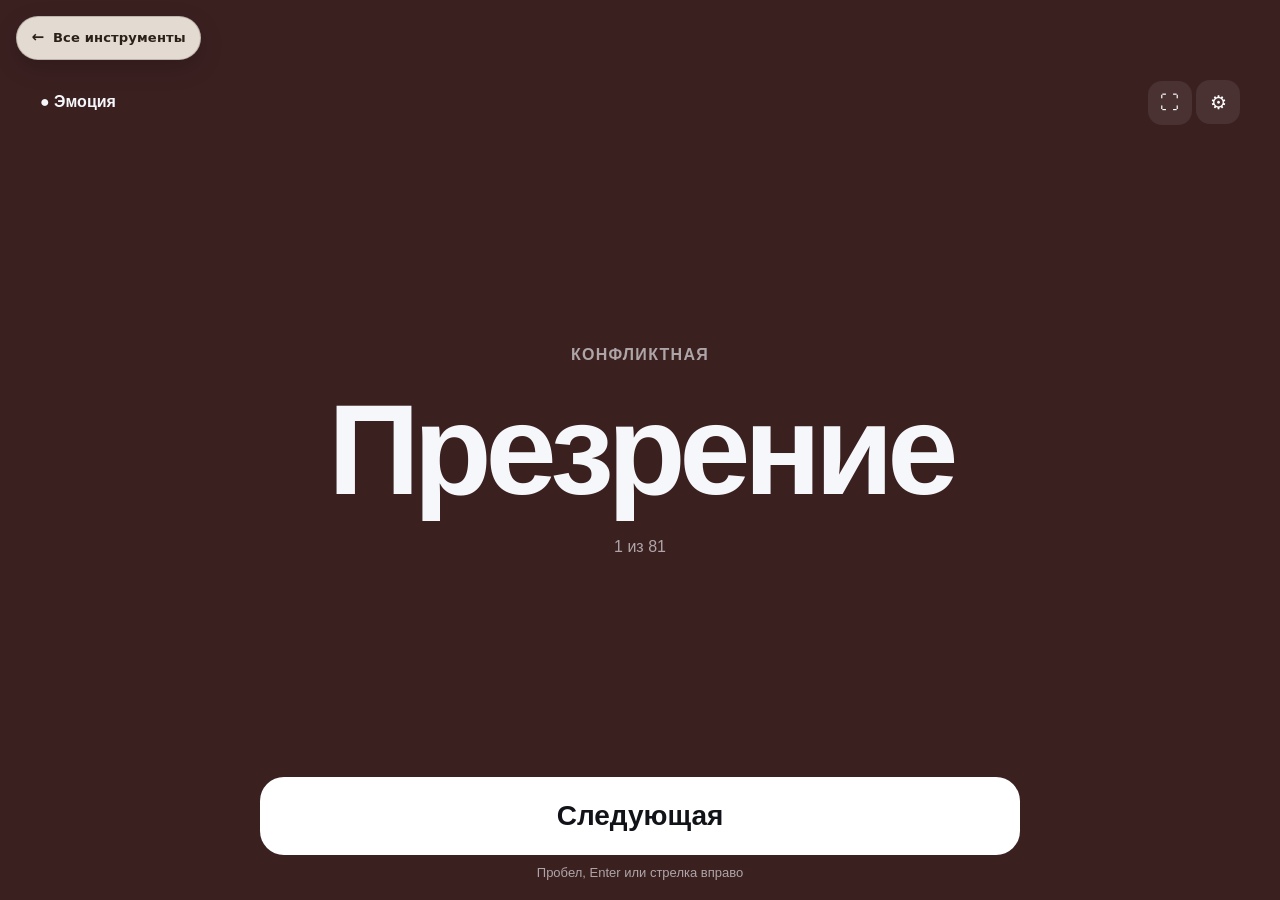
<file: tools/emotion/index.html>
<!doctype html>
<html lang="ru">
<head>
<meta charset="utf-8">
<meta name="viewport" content="width=device-width,initial-scale=1,viewport-fit=cover">
<meta name="description" content="Тренажёр эмоций для импровизации без повторов внутри круга.">
<title>Генератор эмоций — инструменты для импровизации</title>
<link rel="stylesheet" href="../../shared/styles.css">
<style>
:root{--bg:#111318;--accent:#fff;--text:#f6f7fb;--muted:rgba(246,247,251,.62)}*{box-sizing:border-box}html,body{height:100%;margin:0;overflow:hidden;font-family:-apple-system,BlinkMacSystemFont,"Segoe UI",sans-serif;background:var(--bg);color:var(--text)}html{touch-action:manipulation}body{transition:background .3s}
.app{min-height:100dvh;display:grid;grid-template-rows:auto 1fr auto;padding:80px clamp(16px,4vw,40px) 20px;gap:16px}header{display:flex;justify-content:space-between;align-items:center}.brand{font-weight:800}button{cursor:pointer}
.app,header,.stage,.stage>div,footer{min-width:0}.icon{width:44px;height:44px;border:0;border-radius:14px;background:rgba(255,255,255,.08);color:white;font-size:19px}.stage{display:grid;place-items:center;text-align:center}.stage>div{width:100%}.category{color:var(--muted);text-transform:uppercase;letter-spacing:.08em;font-weight:700;min-height:28px}h1{width:100%;margin:16px 0 0;font-size:clamp(54px,10vw,138px);line-height:.94;letter-spacing:-.05em;white-space:nowrap}.counter{margin-top:28px;color:var(--muted)}footer{width:min(100%,760px);justify-self:center}.next{width:100%;min-height:78px;border:0;border-radius:24px;background:var(--accent);font-size:28px;font-weight:850;color:#111318}.hint{text-align:center;color:var(--muted);font-size:13px;margin-top:10px}
.panel{position:fixed;inset:0;background:rgba(0,0,0,.55);display:none;place-items:end center;padding:20px}.panel.open{display:grid}.sheet{width:min(560px,100%);background:#22252d;border-radius:24px;padding:22px}label{display:flex;justify-content:space-between;padding:14px 0}.done{width:100%;min-height:52px;border:0;border-radius:16px;font-weight:800}

</style>
</head>
<body>
<a class="tool-navigation" href="../../index.html">Все инструменты</a>
<main class="app">
  <header>
    <div class="brand">● Эмоция</div>
    <div><button class="icon" id="full" aria-label="Полноэкранный режим">⛶</button> <button class="icon" id="settings" aria-label="Настройки">⚙︎</button></div>
  </header>
  <section class="stage"><div><div class="category" id="category"></div><h1 id="emotion" aria-live="polite">Загрузка…</h1><div class="counter" id="counter"></div></div></section>
  <footer><button class="next" id="next">Следующая</button><div class="hint">Пробел, Enter или стрелка вправо</div></footer>
</main>
<div class="panel" id="panel"><div class="sheet"><h2>Настройки</h2><label><span>Показывать группу</span><input type="checkbox" id="showCategory" checked></label><label><span>Звуки</span><input type="checkbox" id="sound" checked></label><button class="done" id="done">Готово</button></div></div>
<script src="./app.js"></script>
</body>
</html>
</file>
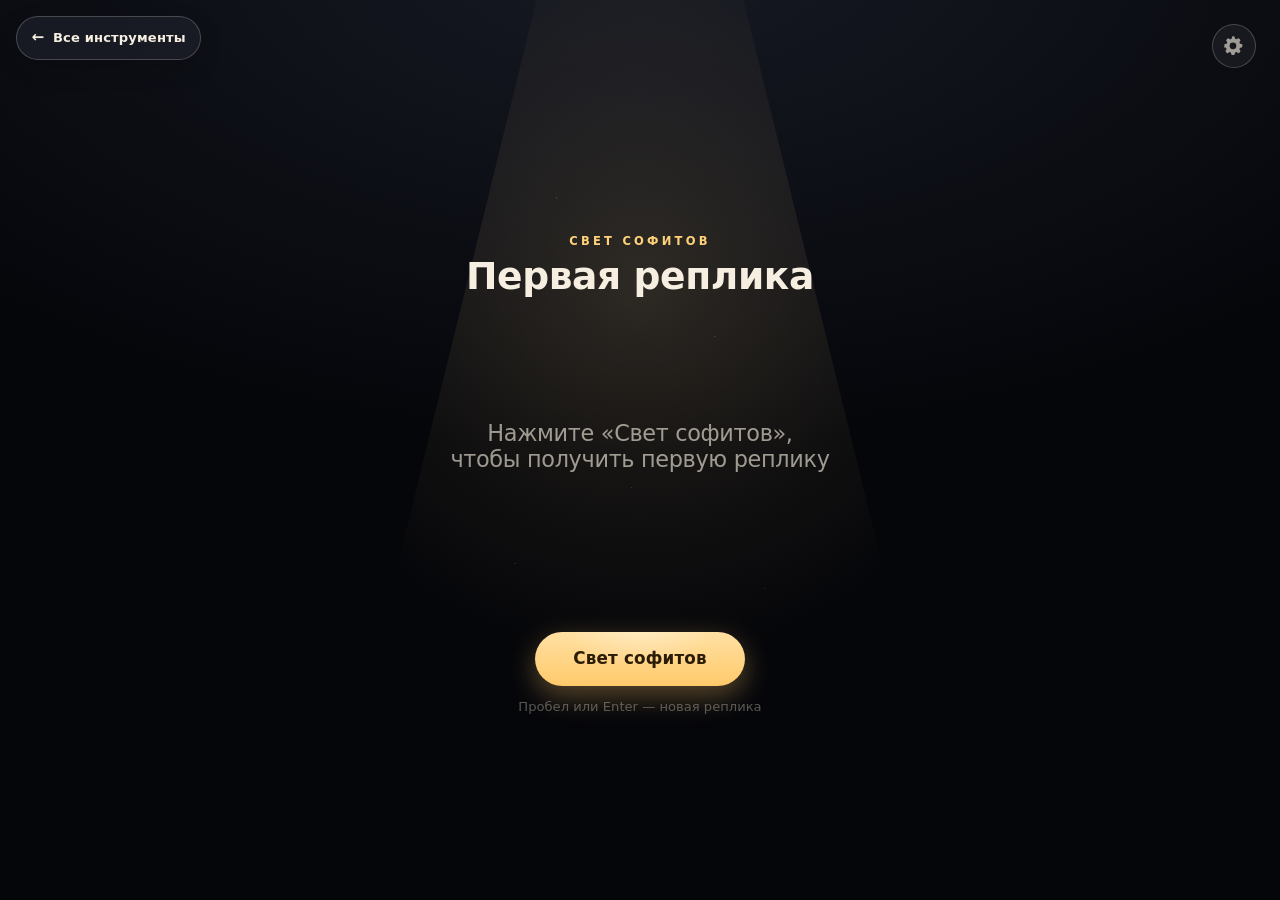
<file: tools/first-line/index.html>
<!doctype html>
<html lang="ru">
  <head>
    <meta charset="UTF-8" />
    <meta name="viewport" content="width=device-width, initial-scale=1.0" />
    <meta
      name="description"
      content="Генератор первой реплики для старта импровизационной сцены: яркая открывающая фраза с тегом темы и настройкой тем."
    />
    <title>Первая реплика — инструменты для импровизации</title>
    <link rel="stylesheet" href="../../shared/styles.css" />
    <link rel="stylesheet" href="./styles.css" />
  </head>
  <body class="fl-page">
    <a class="tool-navigation" href="../../index.html">Все инструменты</a>

    <main class="fl-stage">
      <div class="fl-beam" aria-hidden="true"></div>
      <div class="fl-dust" aria-hidden="true"></div>

      <header class="fl-header">
        <p class="fl-eyebrow">Свет софитов</p>
        <h1 class="fl-title">Первая реплика</h1>
      </header>

      <button
        id="settingsToggle"
        type="button"
        class="fl-settings-toggle"
        aria-haspopup="dialog"
        aria-expanded="false"
        aria-controls="settingsModal"
      >
        <svg class="fl-settings-toggle__icon" viewBox="0 0 24 24" aria-hidden="true">
          <path
            fill="currentColor"
            fill-rule="evenodd"
            clip-rule="evenodd"
            d="M12 1.5a1 1 0 0 1 .98.804l.37 1.85a7.53 7.53 0 0 1 1.66.69l1.55-1.06a1 1 0 0 1 1.28.11l1.27 1.27a1 1 0 0 1 .11 1.28l-1.06 1.55c.31.52.55 1.08.69 1.66l1.85.37a1 1 0 0 1 .804.98v1.8a1 1 0 0 1-.804.98l-1.85.37a7.53 7.53 0 0 1-.69 1.66l1.06 1.55a1 1 0 0 1-.11 1.28l-1.27 1.27a1 1 0 0 1-1.28.11l-1.55-1.06c-.52.31-1.08.55-1.66.69l-.37 1.85a1 1 0 0 1-.98.804h-1.8a1 1 0 0 1-.98-.804l-.37-1.85a7.53 7.53 0 0 1-1.66-.69l-1.55 1.06a1 1 0 0 1-1.28-.11l-1.27-1.27a1 1 0 0 1-.11-1.28l1.06-1.55a7.53 7.53 0 0 1-.69-1.66l-1.85-.37A1 1 0 0 1 1.5 12.9v-1.8a1 1 0 0 1 .804-.98l1.85-.37c.14-.58.38-1.14.69-1.66L3.777 6.55a1 1 0 0 1 .11-1.28l1.27-1.27a1 1 0 0 1 1.28-.11l1.55 1.06c.52-.31 1.08-.55 1.66-.69l.37-1.85A1 1 0 0 1 10.9 1.5h1.8Zm-.9 6.75a3.75 3.75 0 1 0 0 7.5 3.75 3.75 0 0 0 0-7.5Z"
          />
        </svg>
        <span class="visually-hidden">Настройки тем</span>
      </button>

      <section class="fl-spot" aria-labelledby="fl-spot-title">
        <h2 id="fl-spot-title" class="visually-hidden">Открывающая реплика</h2>

        <div id="line" class="fl-line" data-state="idle">
          <p id="lineText" class="fl-line__text">
            Нажмите «Свет софитов», чтобы получить первую реплику
          </p>
          <p id="lineTone" class="fl-line__tone" hidden></p>
        </div>

        <p id="progress" class="fl-progress" aria-hidden="true"></p>
        <p id="liveResult" class="visually-hidden" aria-live="polite" aria-atomic="true"></p>
      </section>

      <div class="fl-controls">
        <button id="newButton" class="fl-primary" type="button">
          <span class="fl-primary__glow" aria-hidden="true"></span>
          <span class="fl-primary__text">Свет софитов</span>
        </button>
        <p class="fl-hint">Пробел или Enter — новая реплика</p>
      </div>
    </main>

    <div id="settingsModal" class="fl-modal" hidden>
      <div class="fl-modal__backdrop" data-close></div>
      <div
        class="fl-modal__panel"
        role="dialog"
        aria-modal="true"
        aria-labelledby="fl-modal-title"
      >
        <div class="fl-modal__header">
          <h2 id="fl-modal-title" class="fl-modal__title">Темы реплик</h2>
          <button type="button" class="fl-modal__close" data-close aria-label="Закрыть настройки">
            &times;
          </button>
        </div>
        <div id="toneCheckboxes" class="fl-modal__tones" role="group" aria-label="Включённые темы">
          <!-- Чекбоксы тем создаются в app.js из FIRST_LINE_TONES -->
        </div>
        <p class="fl-modal__hint">Отключённые темы не будут появляться в генераторе.</p>
      </div>
    </div>

    <noscript>
      <p class="noscript-message">Для генерации первой реплики нужен включённый JavaScript.</p>
    </noscript>

    <script src="./lines.js"></script>
    <script src="./app.js"></script>
  </body>
</html>
</file>
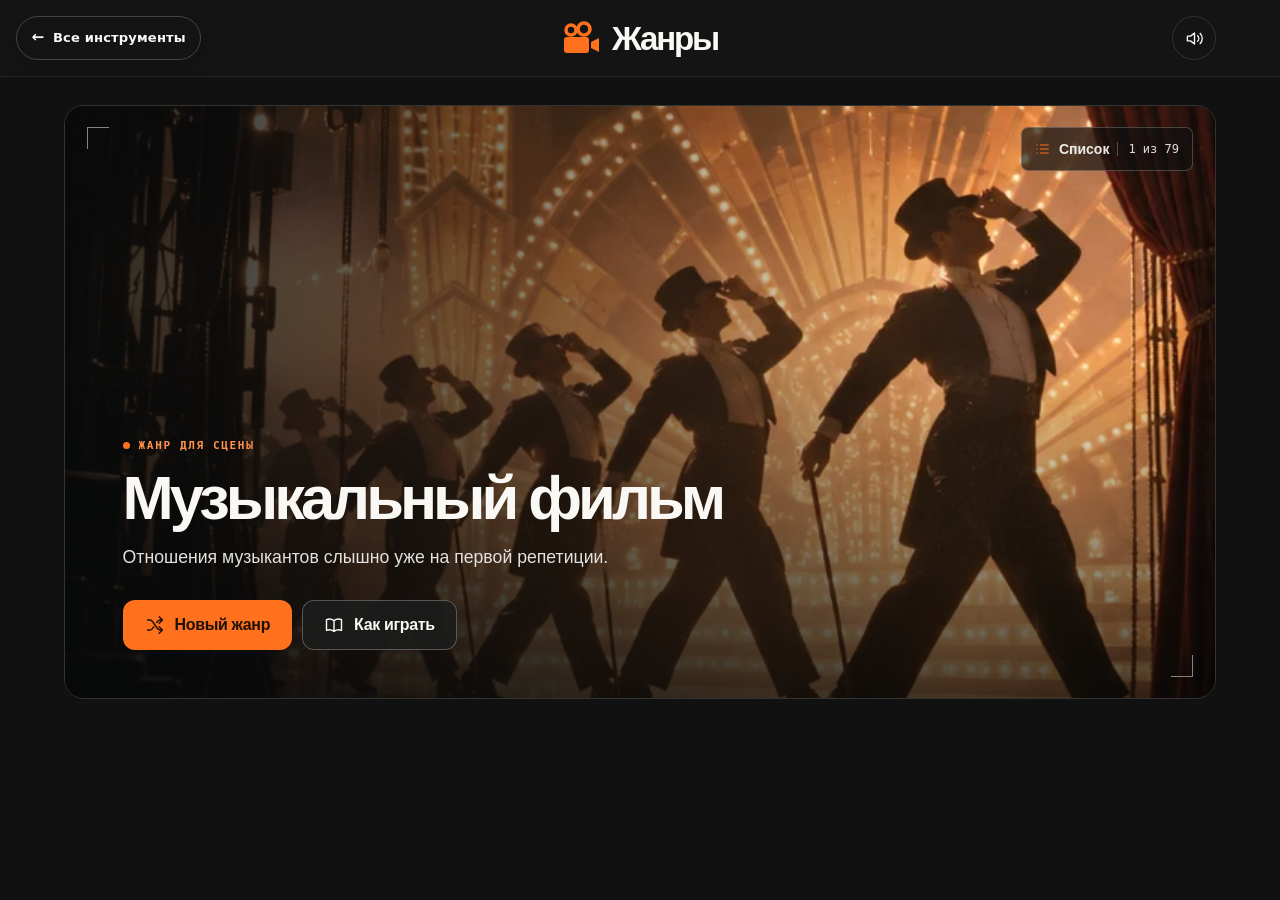
<file: tools/genres/index.html>
<!doctype html>
<html lang="ru">
  <head>
    <meta charset="utf-8" />
    <meta name="viewport" content="width=device-width, initial-scale=1, viewport-fit=cover" />
    <meta name="theme-color" content="#111112" />
    <meta name="description" content="Случайный жанр кино, сериала или телепередачи и подсказка, как сыграть в нём импровизационную сцену." />
    <title>Жанры — Impro Toys</title>
    <link rel="stylesheet" href="../../shared/styles.css" />
    <link rel="stylesheet" href="./styles.css" />
    <script src="./genres.js" defer></script>
    <script src="./app.js" defer></script>
  </head>
  <body>
    <svg class="symbol-library" xmlns="http://www.w3.org/2000/svg" aria-hidden="true">
      <symbol id="shuffle" viewBox="0 0 24 24"><path d="M3 6h3c4.5 0 7.5 12 12 12h3m-4-4 4 4-4 4M3 18h3c1.6 0 3.2-1.7 4.5-3.8M14 9c1.3-2 2.6-3 4-3h3m-4-4 4 4-4 4"/></symbol>
      <symbol id="guide" viewBox="0 0 24 24"><path d="M3 5.5c3-1.2 6-1 9 1.2 3-2.2 6-2.4 9-1.2v13c-3-1.2-6-1-9 1.2-3-2.2-6-2.4-9-1.2zM12 7v12"/></symbol>
      <symbol id="volume-on" viewBox="0 0 24 24"><path d="M3 9h4l5-4v14l-5-4H3zM16 8.5a5 5 0 0 1 0 7m3-10a9 9 0 0 1 0 13"/></symbol>
      <symbol id="volume-off" viewBox="0 0 24 24"><path d="M3 9h4l5-4v14l-5-4H3zM16 9l5 6m0-6-5 6"/></symbol>
      <symbol id="list" viewBox="0 0 24 24"><path d="M8 6h12M8 12h12M8 18h12M3 6h.5M3 12h.5M3 18h.5"/></symbol>
      <symbol id="close" viewBox="0 0 24 24"><path d="m6 6 12 12M18 6 6 18"/></symbol>
    </svg>

    <a class="tool-navigation" href="../../index.html">Все инструменты</a>
    <header class="masthead">
      <div class="wrap masthead-inner">
        <h1 class="wordmark">
          <svg class="brand-mark" viewBox="0 0 40 34" aria-hidden="true">
            <g fill="none" stroke="currentColor" stroke-width="3.5">
              <circle cx="9" cy="9" r="5" />
              <circle cx="22" cy="8" r="6" />
            </g>
            <rect x="2" y="16" width="25" height="16" rx="3" fill="currentColor" />
            <path d="m29 21 8-4v14l-8-4z" fill="currentColor" />
          </svg>
          Жанры
        </h1>
        <button class="sound" type="button" aria-label="Звук" aria-pressed="true" title="Выключить звук">
          <svg class="icon" aria-hidden="true"><use href="#volume-on"></use></svg>
        </button>
      </div>
    </header>

    <main class="wrap">
      <section class="screen" aria-labelledby="genre-name">
        <img class="backdrop" alt="" fetchpriority="high" />
        <div class="shade"></div>
        <div class="light-leak" aria-hidden="true"></div>
        <span class="frame-mark top-mark" aria-hidden="true"></span>
        <span class="frame-mark bottom-mark" aria-hidden="true"></span>
        <button id="open-list" class="genre-selector" type="button" aria-haspopup="dialog" aria-controls="genre-picker">
          <svg class="icon" aria-hidden="true"><use href="#list"></use></svg>
          Список <span id="round-progress" title="Просмотрено жанров в этом круге"></span>
        </button>
        <div class="screen-content">
          <div class="overline"><span aria-hidden="true"></span>Жанр для сцены</div>
          <div class="caption" aria-live="polite" aria-atomic="true">
            <h2 id="genre-name" tabindex="-1"></h2>
            <p class="premise"></p>
          </div>
          <div class="screen-actions">
            <button id="draw" class="action primary" type="button" aria-keyshortcuts="Space">
              <svg class="icon" aria-hidden="true"><use href="#shuffle"></use></svg>
              Новый жанр
            </button>
            <button id="hint-toggle" class="action secondary" type="button" aria-expanded="false" aria-controls="direction">
              <svg class="icon" aria-hidden="true"><use href="#guide"></use></svg>
              Как играть
            </button>
          </div>
        </div>
      </section>

      <aside id="direction" class="direction" aria-labelledby="direction-title" hidden>
        <svg class="icon" aria-hidden="true"><use href="#guide"></use></svg>
        <div>
          <h2 id="direction-title"></h2>
          <p id="direction-traits"></p>
          <p id="direction-text"></p>
        </div>
      </aside>

      <noscript>Чтобы выбирать жанры и открывать подсказки, включите JavaScript.</noscript>
    </main>

    <dialog id="genre-picker" aria-labelledby="picker-title">
      <div class="picker-inner">
        <header class="picker-heading">
          <h2 id="picker-title" tabindex="-1" autofocus>Список жанров</h2>
          <button id="close-list" type="button" aria-label="Закрыть список">
            <svg class="icon" aria-hidden="true"><use href="#close"></use></svg>
          </button>
        </header>
        <input id="genre-search" type="search" aria-label="Поиск по названию жанра" placeholder="Поиск по названию" autocomplete="off" />
        <ul id="genre-options" aria-label="Жанры по алфавиту"></ul>
        <p id="empty-list" role="status" hidden>Нет жанров с таким названием.</p>
      </div>
    </dialog>
  </body>
</html>
</file>
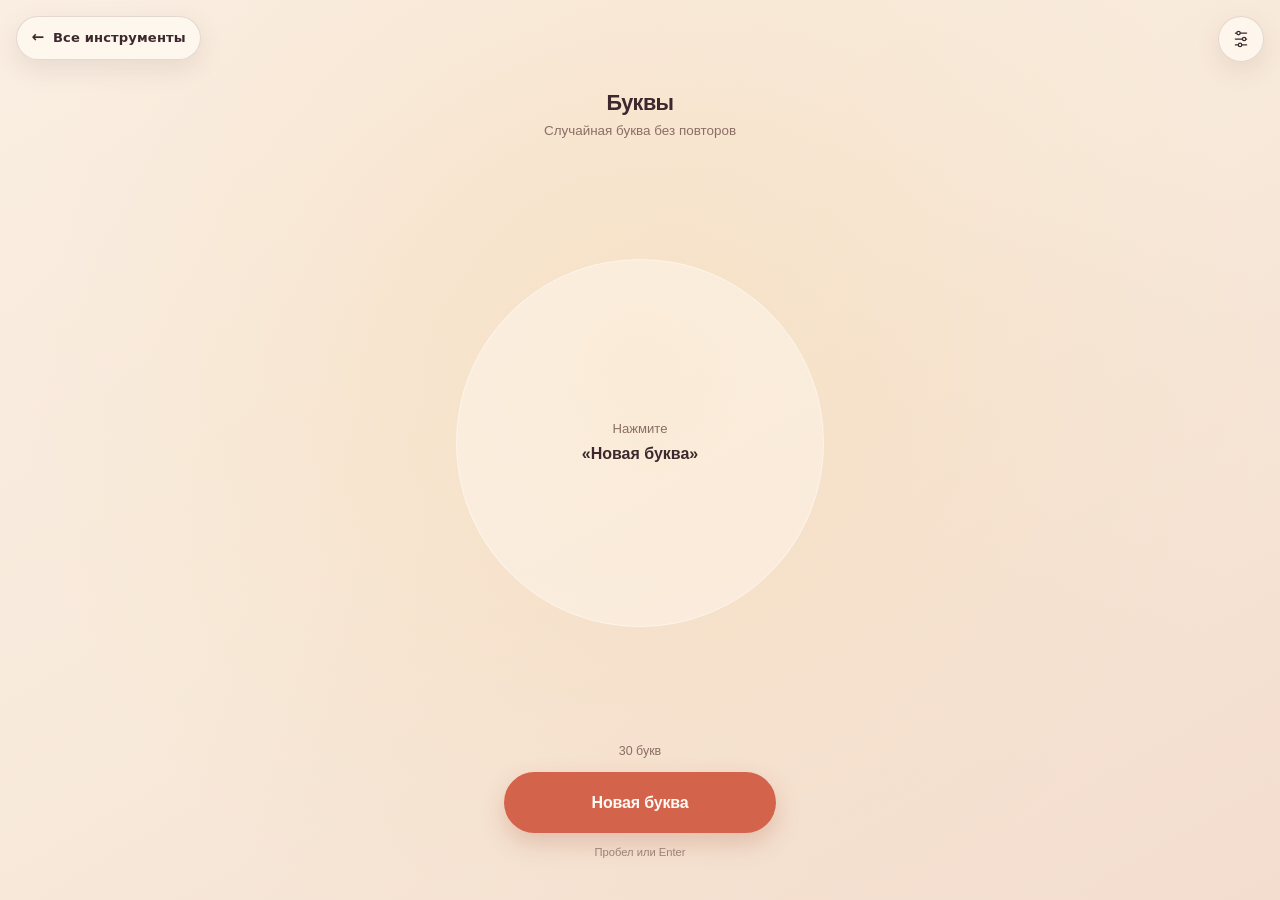
<file: tools/letters/index.html>
<!doctype html>
<html lang="ru">
  <head>
    <meta charset="UTF-8" />
    <meta name="viewport" content="width=device-width, initial-scale=1.0" />
    <meta
      name="description"
      content="Генератор случайных русских букв без повторов с настройкой гласных и согласных."
    />
    <title>Буквы — инструменты для импровизации</title>
    <link rel="stylesheet" href="../../shared/styles.css" />
    <link rel="stylesheet" href="./styles.css" />
  </head>
  <body class="letters-page">
    <a class="tool-navigation" href="../../index.html">Все инструменты</a>

    <button
      class="letters-settings-button"
      id="settingsButton"
      type="button"
      aria-label="Настройки букв"
      aria-haspopup="dialog"
      aria-controls="settingsDialog"
    >
      <svg viewBox="0 0 32 32" aria-hidden="true">
        <path d="M7 6.5h18M7 16h18M7 25.5h18" />
        <circle cx="12" cy="6.5" r="2.75" />
        <circle cx="21" cy="16" r="2.75" />
        <circle cx="14.5" cy="25.5" r="2.75" />
      </svg>
    </button>

    <main class="letters-app">
      <header class="letters-header">
        <h1>Буквы</h1>
        <p class="letters-intro">Случайная буква без повторов</p>
      </header>

      <section class="letters-generator" aria-label="Генератор букв">
        <div class="letters-stage" id="press" data-state="idle" aria-hidden="true">
          <div class="letters-symbol">
            <span class="letters-symbol__echo" id="letterGhost"></span>
            <span class="letters-symbol__letter" id="letterDisplay"></span>
            <span class="letters-symbol__prompt" id="letterPrompt">
              <span>Нажмите</span>
              <strong>«Новая буква»</strong>
            </span>
          </div>
        </div>

        <p class="letters-live visually-hidden" id="liveResult" aria-live="polite" aria-atomic="true"></p>

        <div class="letters-controls">
          <p class="letters-pool" id="poolLabel">30 букв</p>
          <button class="letters-primary" id="generateButton" type="button">
            <span class="letters-primary__label">Новая буква</span>
            <span class="letters-primary__queue" id="queueCount" hidden aria-hidden="true"></span>
          </button>
          <p class="letters-shortcut">Пробел или Enter</p>
        </div>
      </section>
    </main>

    <dialog class="letters-settings" id="settingsDialog" aria-labelledby="settingsTitle">
      <div class="letters-settings__drawer">
        <header class="letters-settings__header">
          <h2 id="settingsTitle">Настройки</h2>
          <button class="letters-settings__close" id="settingsClose" type="button" aria-label="Закрыть настройки">
            <span aria-hidden="true">×</span>
          </button>
        </header>

        <fieldset class="letters-mode">
          <legend>Какие буквы выдавать</legend>
          <div class="letters-mode__grid">
            <label>
              <input type="radio" name="letterMode" value="all" checked />
              <span class="letters-mode__cell">
                <strong>Все</strong>
                <small data-mode-count="all">30</small>
              </span>
            </label>
            <label>
              <input type="radio" name="letterMode" value="vowels" />
              <span class="letters-mode__cell">
                <strong>Гласные</strong>
                <small data-mode-count="vowels">9</small>
              </span>
            </label>
            <label>
              <input type="radio" name="letterMode" value="consonants" />
              <span class="letters-mode__cell">
                <strong>Согласные</strong>
                <small data-mode-count="consonants">21</small>
              </span>
            </label>
          </div>
        </fieldset>

        <label class="letters-special">
          <span>
            <strong>Скрывать Ы, Ъ и Ь</strong>
            <small>Включено по умолчанию</small>
          </span>
          <input id="hideSpecial" type="checkbox" checked />
          <span class="letters-special__switch" aria-hidden="true"></span>
        </label>

        <p class="letters-settings__note">Настройки сбросятся после перезагрузки страницы.</p>
      </div>
    </dialog>

    <noscript>
      <p class="letters-noscript">Для генерации букв нужен включённый JavaScript.</p>
    </noscript>

    <script src="./app.js"></script>
  </body>
</html>
</file>
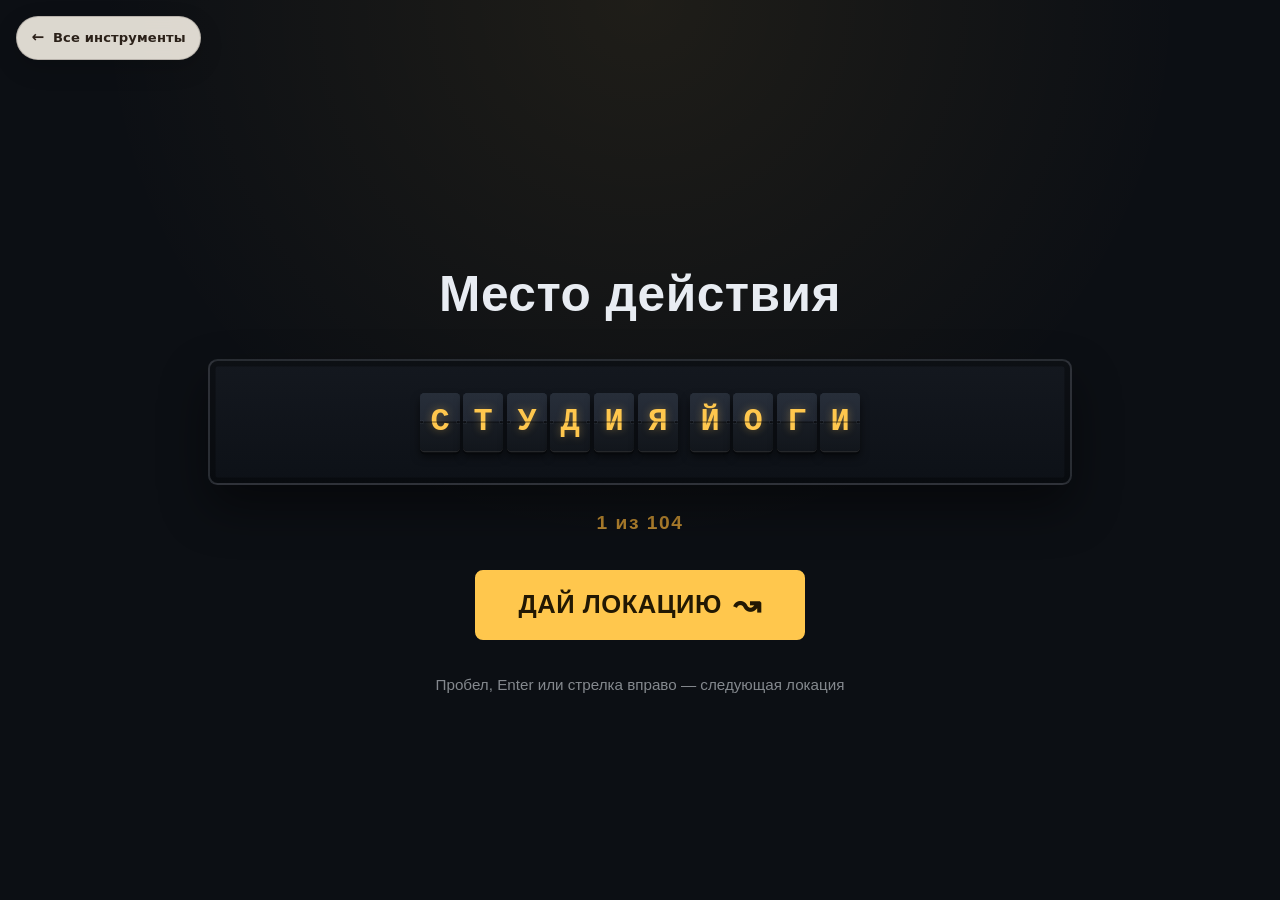
<file: tools/locations/index.html>
<!doctype html>
<html lang="ru">
  <head>
    <meta charset="UTF-8" />
    <meta name="viewport" content="width=device-width, initial-scale=1.0" />
    <meta
      name="description"
      content="Генератор случайных локаций для начала импровизационной сцены — перекидное табло."
    />
    <title>Генератор локаций — инструменты для импровизации</title>
    <link rel="stylesheet" href="../../shared/styles.css" />
    <link rel="stylesheet" href="./styles.css" />
  </head>
  <body class="locations-page">
    <a class="tool-navigation" href="../../index.html">Все инструменты</a>

    <main class="locations-shell">
      <header class="locations-header">
        <h1 class="locations-title">Место действия</h1>
      </header>

      <section class="board-wrap" aria-labelledby="board-title">
        <h2 id="board-title" class="visually-hidden">Локация</h2>
        <div id="board" class="board" aria-hidden="true"></div>
        <p id="counter" class="board-counter" aria-hidden="true"></p>
        <p id="liveLocation" class="visually-hidden" aria-live="polite" aria-atomic="true"></p>
      </section>

      <button id="nextButton" class="board-button" type="button">
        <span class="board-button__text">Дай локацию</span>
        <span class="board-button__mark" aria-hidden="true">↝</span>
      </button>

      <p class="board-hint">Пробел, Enter или стрелка вправо — следующая локация</p>
    </main>

    <noscript>
      <p class="noscript-message">Для генерации локаций нужен включённый JavaScript.</p>
    </noscript>

    <script src="./locations.js"></script>
    <script src="./app.js"></script>
  </body>
</html>
</file>
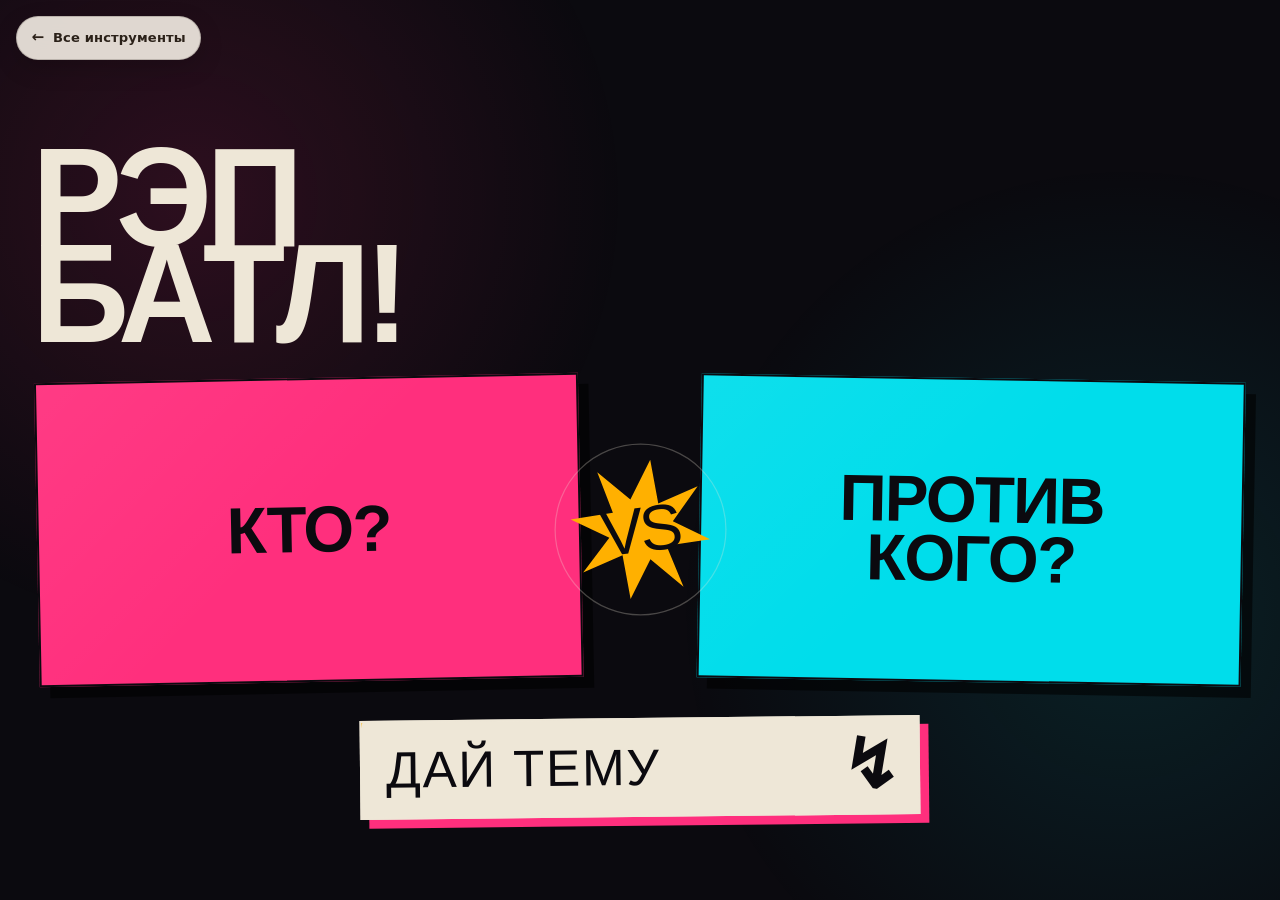
<file: tools/rap-battle/index.html>
<!doctype html>
<html lang="ru">
  <head>
    <meta charset="UTF-8" />
    <meta name="viewport" content="width=device-width, initial-scale=1.0" />
    <meta
      name="description"
      content="Генератор острых тем для импровизационного рэп-баттла."
    />
    <title>Рэп батл! — инструменты для импровизации</title>
    <link rel="stylesheet" href="../../shared/styles.css" />
    <link rel="stylesheet" href="./styles.css" />
  </head>
  <body class="battle-page">
    <a class="tool-navigation" href="../../index.html">Все инструменты</a>

    <main class="battle-shell">
      <header class="battle-header">
        <h1>Рэп<br />батл!</h1>
      </header>

      <section class="matchup" aria-labelledby="matchup-title">
        <h2 id="matchup-title" class="visually-hidden">Тема баттла</h2>

        <article class="side side--left">
          <p id="leftSide" class="side__name">КТО?</p>
        </article>

        <div class="versus" aria-hidden="true">
          <span>VS</span>
        </div>

        <article class="side side--right">
          <p id="rightSide" class="side__name">ПРОТИВ КОГО?</p>
        </article>
      </section>

      <button id="topicButton" class="topic-button" type="button">
        <span>ДАЙ ТЕМУ</span>
        <span class="topic-button__mark" aria-hidden="true">↯</span>
      </button>

      <p id="liveTopic" class="visually-hidden" aria-live="polite" aria-atomic="true"></p>
    </main>

    <noscript>
      <p class="noscript-message">Для генерации тем нужен включённый JavaScript.</p>
    </noscript>

    <script src="./topics.js"></script>
    <script src="./app.js"></script>
  </body>
</html>
</file>
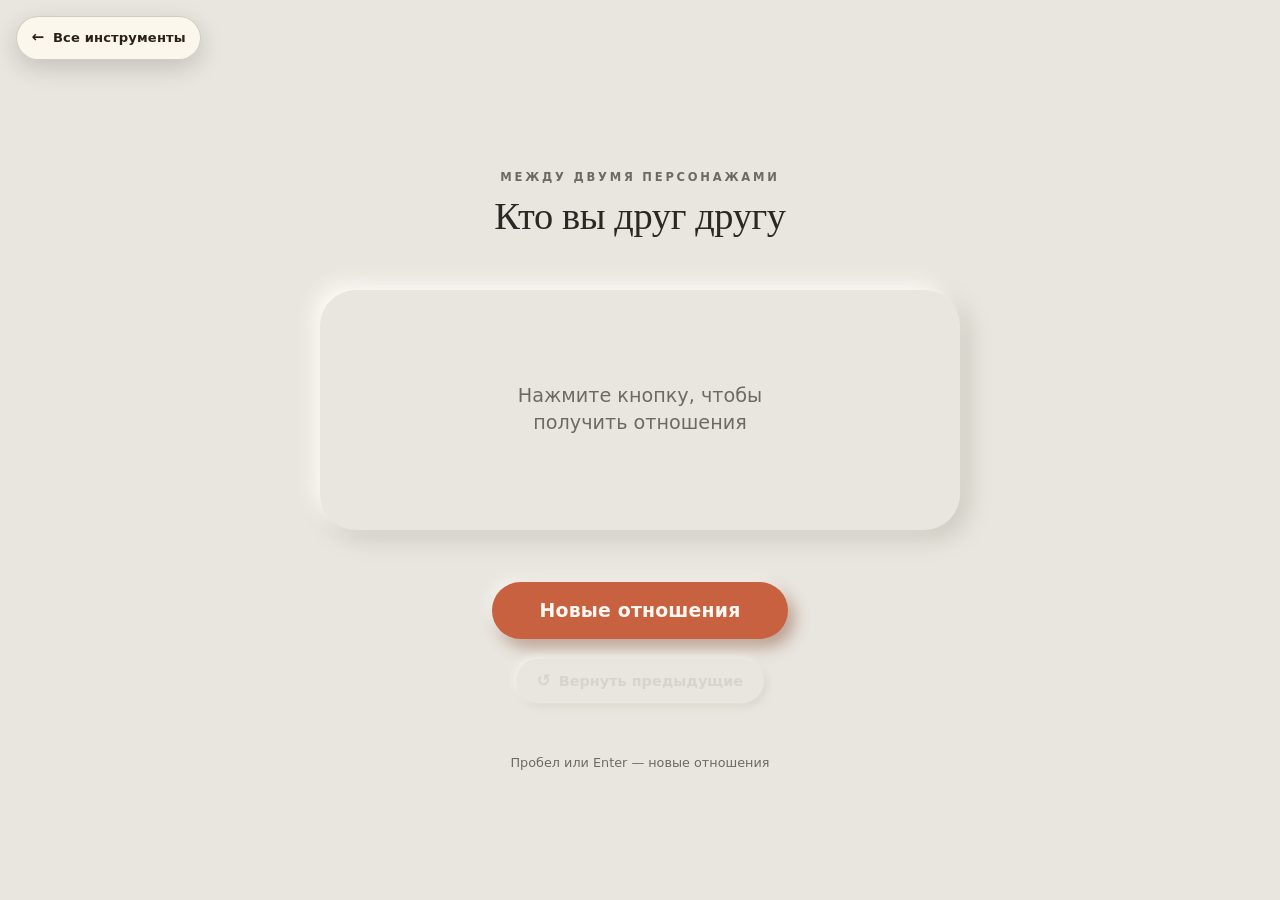
<file: tools/relationship/index.html>
<!doctype html>
<html lang="ru">
  <head>
    <meta charset="UTF-8" />
    <meta name="viewport" content="width=device-width, initial-scale=1.0" />
    <meta
      name="description"
      content="Генератор отношений между двумя персонажами для импровизационной сцены."
    />
    <title>Генератор отношений — инструменты для импровизации</title>
    <link rel="stylesheet" href="../../shared/styles.css" />
    <link rel="stylesheet" href="./styles.css" />
  </head>
  <body class="rel-page">
    <a class="tool-navigation" href="../../index.html">Все инструменты</a>

    <main class="rel-shell">
      <header class="rel-header">
        <p class="rel-eyebrow">Между двумя персонажами</p>
        <h1 class="rel-title">Кто вы друг другу</h1>
      </header>

      <section class="rel-stage" aria-labelledby="rel-stage-title">
        <h2 id="rel-stage-title" class="visually-hidden">Отношения двух игроков</h2>

        <div id="card" class="rel-card" data-state="idle">
          <p id="bondLabel" class="rel-card__label">Нажмите кнопку, чтобы получить отношения</p>
          <p id="deckCounter" class="rel-counter" aria-hidden="true"></p>
        </div>

        <p id="liveResult" class="visually-hidden" aria-live="polite" aria-atomic="true"></p>
      </section>

      <div class="rel-controls">
        <button id="newButton" class="rel-primary" type="button">
          <span class="rel-primary__text">Новые отношения</span>
        </button>

        <button id="backButton" class="rel-undo" type="button" disabled>
          <span class="rel-undo__mark" aria-hidden="true">↺</span>
          <span class="rel-undo__text">Вернуть предыдущие</span>
        </button>
      </div>

      <p class="rel-hint">Пробел или Enter — новые отношения</p>
    </main>

    <noscript>
      <p class="noscript-message">Для генерации отношений нужен включённый JavaScript.</p>
    </noscript>

    <script src="./relationships.js"></script>
    <script src="./app.js"></script>
  </body>
</html>
</file>
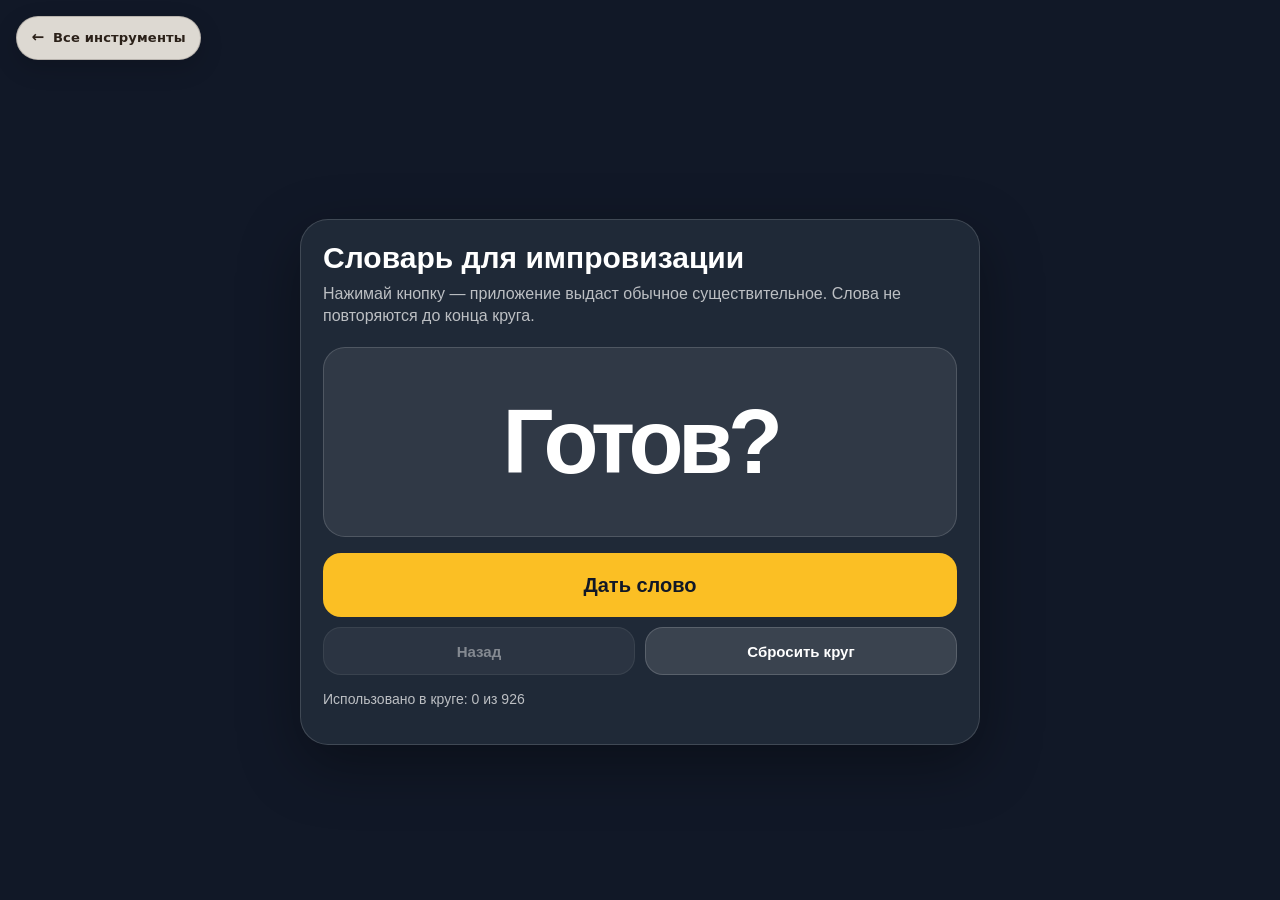
<file: tools/word/index.html>
<!doctype html>
<html lang="ru">
<head>
<meta charset="UTF-8">
<meta name="viewport" content="width=device-width, initial-scale=1">
<meta name="description" content="Генератор существительных для упражнений и сцен импровизации.">
<title>Генератор слов — инструменты для импровизации</title>
<link rel="stylesheet" href="../../shared/styles.css">
<style>
  *, *::before, *::after {
    box-sizing: border-box;
  }
  html, body {
    margin: 0;
    min-height: 100%;
    font-family: -apple-system, BlinkMacSystemFont, "Segoe UI", Arial, sans-serif;
    background: #111827;
    color: white;
  }
  body {
    min-height: 100vh;
    display: flex;
    align-items: center;
    justify-content: center;
    padding: 80px 16px 16px;
  }
  .box {
    width: 100%;
    max-width: 680px;
    background: #1f2937;
    border: 1px solid rgba(255,255,255,.15);
    border-radius: 28px;
    padding: 22px;
    box-shadow: 0 20px 60px rgba(0,0,0,.35);
  }
  h1 {
    margin: 0 0 8px;
    font-size: 30px;
    line-height: 1.08;
  }
  .sub {
    color: rgba(255,255,255,.7);
    margin: 0 0 20px;
    line-height: 1.4;
  }
  .word {
    position: relative;
    min-height: 190px;
    border-radius: 22px;
    background: rgba(255,255,255,.08);
    border: 1px solid rgba(255,255,255,.15);
    display: flex;
    align-items: center;
    justify-content: center;
    text-align: center;
    padding: 18px;
    font-size: clamp(46px, 11vw, 90px);
    font-weight: 850;
    letter-spacing: -0.06em;
    margin-bottom: 16px;
    transform-origin: 50% 70%;
  }
  .word.is-changing {
    animation: word-card-in 480ms cubic-bezier(.2, .8, .25, 1.15);
  }
  .word.is-changing > span {
    animation: word-text-in 480ms cubic-bezier(.2, .8, .25, 1.15);
  }
  button {
    width: 100%;
    min-height: 64px;
    border: 0;
    border-radius: 18px;
    background: #fbbf24;
    color: #111827;
    font: inherit;
    font-size: 20px;
    font-weight: 850;
    cursor: pointer;
    touch-action: manipulation;
    transition: transform 140ms ease, filter 140ms ease;
    -webkit-tap-highlight-color: transparent;
  }
  button:hover {
    filter: brightness(1.06);
  }
  button:active {
    transform: scale(.98);
  }
  button:disabled {
    cursor: default;
    opacity: .45;
  }
  .row {
    display: grid;
    grid-template-columns: 1fr 1fr;
    gap: 10px;
    margin-top: 10px;
  }
  .small {
    min-height: 48px;
    font-size: 15px;
    background: rgba(255,255,255,.12);
    color: white;
    border: 1px solid rgba(255,255,255,.16);
  }
  .meta {
    margin-top: 14px;
    color: rgba(255,255,255,.7);
    font-size: 14px;
    line-height: 1.45;
  }
  .history {
    margin-top: 12px;
    color: rgba(255,255,255,.78);
    font-size: 14px;
    line-height: 1.6;
  }
  .burst {
    position: fixed;
    left: var(--x);
    top: var(--y);
    z-index: 20;
    width: 7px;
    height: 7px;
    border-radius: 50%;
    background: var(--color);
    pointer-events: none;
    animation: burst-out 620ms ease-out forwards;
  }
  @keyframes word-card-in {
    0% { transform: translateY(-10px) scale(.97); border-color: rgba(251,191,36,.55); }
    65% { transform: translateY(2px) scale(1.012); }
    100% { transform: none; }
  }
  @keyframes word-text-in {
    0% { opacity: 0; transform: scale(.78); filter: blur(4px); }
    70% { opacity: 1; transform: scale(1.04); filter: blur(0); }
    100% { transform: none; }
  }
  @keyframes burst-out {
    0% { opacity: .9; transform: translate(-50%, -50%) scale(.4); }
    100% { opacity: 0; transform: translate(calc(-50% + var(--dx)), calc(-50% + var(--dy))) scale(1); }
  }
  @media (prefers-reduced-motion: reduce) {
    *, *::before, *::after {
      animation-duration: .01ms !important;
      animation-iteration-count: 1 !important;
      transition-duration: .01ms !important;
    }
    .burst { display: none; }
  }
</style>
</head>
<body>
<a class="tool-navigation" href="../../index.html">Все инструменты</a>
<main class="box">
  <h1>Словарь для импровизации</h1>
  <p class="sub">Нажимай кнопку — приложение выдаст обычное существительное. Слова не повторяются до конца круга.</p>

  <div id="wordCard" class="word"><span id="word" aria-live="polite">готов?</span></div>

  <button id="nextButton" type="button">Дать слово</button>

  <div class="row">
    <button id="backButton" class="small" type="button">Назад</button>
    <button id="resetButton" class="small" type="button">Сбросить круг</button>
  </div>

  <div id="counter" class="meta">Использовано в круге: 0 из 926</div>
  <div id="history" class="history"></div>
</main>
<script src="./app.js"></script>
</body>
</html>
</file>
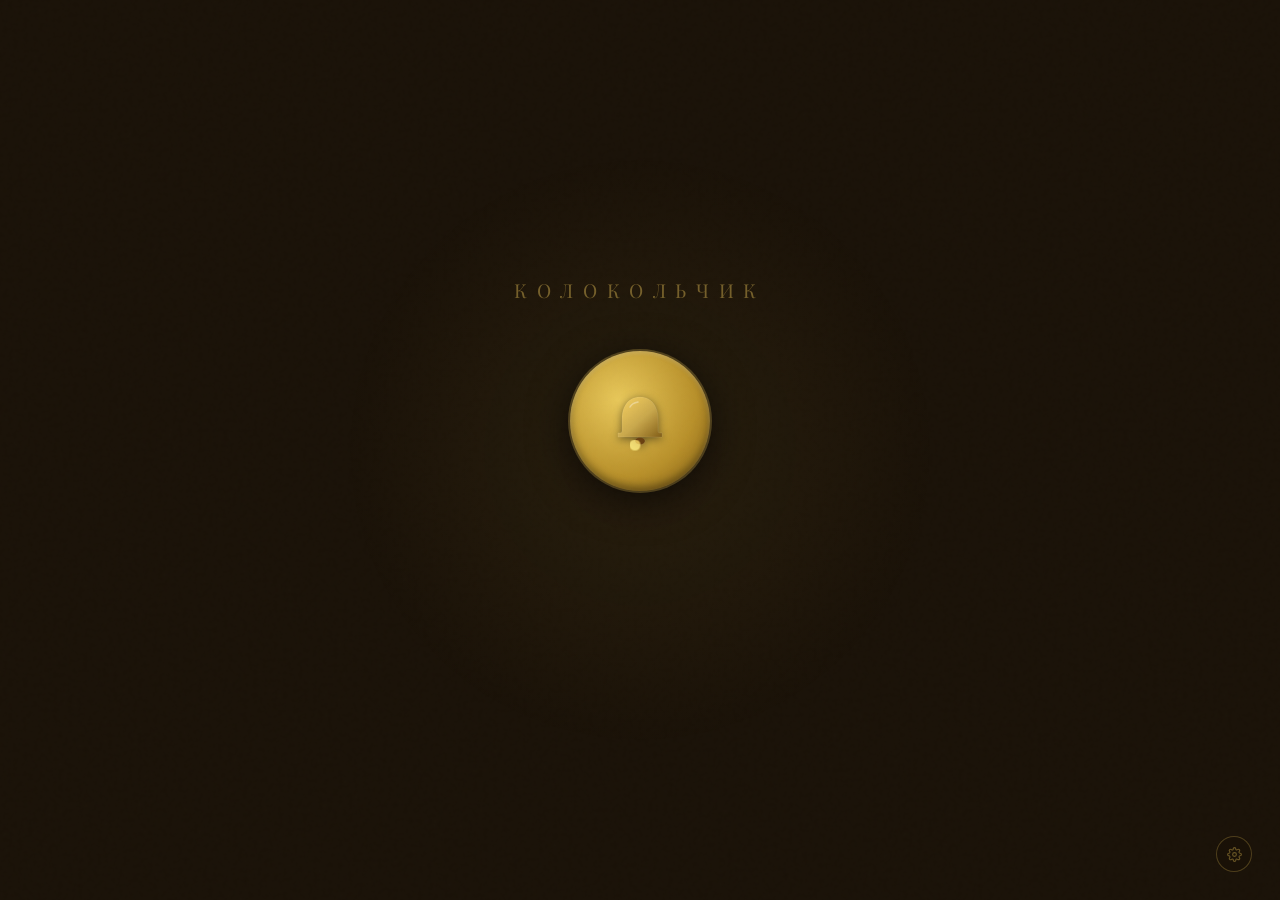
<file: bell.html>
<!DOCTYPE html>
<html lang="ru">
<head>
<meta charset="UTF-8">
<meta name="viewport" content="width=device-width, initial-scale=1.0">
<title>Дзынь</title>
<style>
  @import url('https://fonts.googleapis.com/css2?family=Playfair+Display:ital,wght@0,400;0,700;1,400&display=swap');

  *, *::before, *::after { box-sizing: border-box; margin: 0; padding: 0; }

  :root {
    --gold: #c9a84c;
    --gold-light: #f0d080;
    --bg: #1a1208;
  }

  body {
    background: var(--bg);
    min-height: 100vh;
    display: flex;
    align-items: center;
    justify-content: center;
    font-family: 'Playfair Display', Georgia, serif;
    overflow: hidden;
    cursor: none;
  }

  body::before {
    content: '';
    position: fixed; inset: 0;
    background-image: url("data:image/svg+xml,%3Csvg viewBox='0 0 200 200' xmlns='http://www.w3.org/2000/svg'%3E%3Cfilter id='n'%3E%3CfeTurbulence type='fractalNoise' baseFrequency='0.9' numOctaves='4' stitchTiles='stitch'/%3E%3C/filter%3E%3Crect width='100%25' height='100%25' filter='url(%23n)' opacity='0.04'/%3E%3C/svg%3E");
    pointer-events: none;
    z-index: 10;
    opacity: 0.4;
  }

  .glow-bg {
    position: fixed;
    width: 600px; height: 600px;
    border-radius: 50%;
    background: radial-gradient(circle, rgba(201,168,76,0.08) 0%, transparent 70%);
    top: 50%; left: 50%;
    transform: translate(-50%, -50%);
    pointer-events: none;
    transition: opacity 0.5s;
  }

  .scene {
    display: flex;
    flex-direction: column;
    align-items: center;
    gap: 48px;
  }

  .title {
    color: var(--gold);
    font-size: clamp(1rem, 3vw, 1.2rem);
    letter-spacing: 0.5em;
    text-transform: uppercase;
    opacity: 0.5;
    font-weight: 400;
  }

  .bell-wrap {
    position: relative;
    display: flex;
    align-items: center;
    justify-content: center;
  }

  .ripple-ring {
    position: absolute;
    width: 140px; height: 140px;
    border-radius: 50%;
    border: 1.5px solid var(--gold);
    opacity: 0;
    pointer-events: none;
  }

  .btn {
    width: 140px; height: 140px;
    border-radius: 50%;
    border: none;
    background: radial-gradient(circle at 35% 35%, #e8c85a, #b8902a 60%, #7a5510);
    cursor: none;
    position: relative;
    box-shadow:
      0 0 0 2px rgba(201,168,76,0.3),
      0 8px 40px rgba(0,0,0,0.7),
      inset 0 2px 4px rgba(255,255,255,0.2),
      inset 0 -4px 8px rgba(0,0,0,0.4);
    transition: transform 0.08s, box-shadow 0.08s;
    outline: none;
    display: flex;
    align-items: center;
    justify-content: center;
  }

  .btn:active {
    transform: scale(0.94) translateY(3px);
    box-shadow:
      0 0 0 2px rgba(201,168,76,0.2),
      0 3px 20px rgba(0,0,0,0.8),
      inset 0 2px 4px rgba(255,255,255,0.15),
      inset 0 -2px 4px rgba(0,0,0,0.5);
  }

  .bell-svg {
    width: 64px; height: 64px;
    filter: drop-shadow(0 2px 4px rgba(0,0,0,0.5));
  }

  .btn.ringing .bell-svg {
    animation: bellShake 0.5s ease-out;
  }

  @keyframes bellShake {
    0%   { transform: rotate(0deg); }
    15%  { transform: rotate(-18deg); }
    35%  { transform: rotate(16deg); }
    55%  { transform: rotate(-12deg); }
    75%  { transform: rotate(8deg); }
    90%  { transform: rotate(-4deg); }
    100% { transform: rotate(0deg); }
  }

  @keyframes rippleOut {
    0%   { transform: scale(1); opacity: 0.6; }
    100% { transform: scale(3); opacity: 0; }
  }

  .label {
    color: var(--gold-light);
    font-size: clamp(2.5rem, 8vw, 4rem);
    letter-spacing: 0.1em;
    opacity: 0;
    pointer-events: none;
    text-shadow: 0 0 30px rgba(201,168,76,0.6);
    font-style: italic;
    min-height: 1.2em;
    text-align: center;
  }

  .label.show {
    animation: fadeLabel 1.5s ease-out forwards;
  }

  @keyframes fadeLabel {
    0%   { opacity: 1; transform: translateY(0) scale(1); }
    30%  { opacity: 1; transform: translateY(-8px) scale(1.04); }
    100% { opacity: 0; transform: translateY(-24px) scale(0.95); }
  }

  /* ── Settings button ── */
  .settings-btn {
    position: fixed;
    bottom: 28px; right: 28px;
    width: 36px; height: 36px;
    border-radius: 50%;
    border: 1px solid rgba(201,168,76,0.3);
    background: rgba(26,18,8,0.85);
    cursor: none;
    display: flex; align-items: center; justify-content: center;
    color: rgba(201,168,76,0.45);
    transition: border-color 0.2s, color 0.2s, background 0.2s;
    z-index: 100;
    backdrop-filter: blur(8px);
    outline: none;
  }
  .settings-btn:hover {
    border-color: rgba(201,168,76,0.65);
    color: var(--gold);
    background: rgba(201,168,76,0.07);
  }
  .settings-btn svg { width: 15px; height: 15px; }
  .settings-btn.spinning svg { animation: spinGear 0.45s ease-out forwards; }
  @keyframes spinGear { to { transform: rotate(90deg); } }

  /* ── Settings panel ── */
  .settings-panel {
    position: fixed;
    bottom: 74px; right: 28px;
    width: 252px;
    background: rgba(14, 9, 2, 0.97);
    border: 1px solid rgba(201,168,76,0.18);
    border-radius: 14px;
    padding: 18px 16px;
    z-index: 200;
    backdrop-filter: blur(20px);
    box-shadow: 0 24px 64px rgba(0,0,0,0.85), 0 0 0 1px rgba(201,168,76,0.04);
    transform-origin: bottom right;
    transform: scale(0.82) translateY(10px);
    opacity: 0;
    pointer-events: none;
    transition: transform 0.24s cubic-bezier(0.34, 1.56, 0.64, 1), opacity 0.18s ease;
  }
  .settings-panel.open {
    transform: scale(1) translateY(0);
    opacity: 1;
    pointer-events: all;
  }

  .settings-panel h3 {
    color: rgba(201,168,76,0.4);
    font-size: 0.6rem;
    letter-spacing: 0.38em;
    text-transform: uppercase;
    margin-bottom: 12px;
    font-weight: 400;
    padding-left: 2px;
  }

  .sound-list { display: flex; flex-direction: column; gap: 2px; }

  .sound-item {
    display: flex;
    align-items: center;
    gap: 9px;
    padding: 7px 8px;
    border-radius: 8px;
    cursor: none;
    border: 1px solid transparent;
    transition: background 0.13s, border-color 0.13s;
  }
  .sound-item:hover { background: rgba(201,168,76,0.06); }
  .sound-item.active {
    background: rgba(201,168,76,0.09);
    border-color: rgba(201,168,76,0.22);
  }

  .sound-dot {
    width: 7px; height: 7px;
    border-radius: 50%;
    border: 1.5px solid rgba(201,168,76,0.35);
    flex-shrink: 0;
    transition: background 0.13s, border-color 0.13s, box-shadow 0.13s;
  }
  .sound-item.active .sound-dot {
    background: var(--gold);
    border-color: var(--gold);
    box-shadow: 0 0 7px rgba(201,168,76,0.55);
  }

  .sound-info { flex: 1; min-width: 0; }
  .sound-name {
    color: rgba(240,208,128,0.7);
    font-size: 0.8rem;
    line-height: 1.2;
    white-space: nowrap;
    overflow: hidden;
    text-overflow: ellipsis;
  }
  .sound-item.active .sound-name { color: var(--gold-light); }
  .sound-tag {
    font-size: 0.6rem;
    color: rgba(201,168,76,0.3);
    letter-spacing: 0.08em;
    font-style: italic;
  }

  .preview-btn {
    background: none;
    border: none;
    cursor: none;
    color: rgba(201,168,76,0.25);
    padding: 3px;
    display: flex; align-items: center; flex-shrink: 0;
    border-radius: 4px;
    transition: color 0.13s, background 0.13s;
  }
  .preview-btn:hover {
    color: var(--gold);
    background: rgba(201,168,76,0.08);
  }
  .preview-btn svg { width: 11px; height: 11px; }

  /* ── Screaming Cat ── */
  .cat-container {
    position: fixed;
    bottom: -20px;
    left: 50%;
    transform: translateX(-50%) translateY(100%);
    pointer-events: none;
    z-index: 50;
  }
  .cat-container.scream {
    animation: catPop 2.2s cubic-bezier(0.22, 1, 0.36, 1) forwards;
  }
  @keyframes catPop {
    0%   { transform: translateX(-50%) translateY(100%); }
    18%  { transform: translateX(-50%) translateY(-14px) rotate(-2deg); }
    30%  { transform: translateX(-50%) translateY(2px) rotate(1deg); }
    45%  { transform: translateX(-50%) translateY(-5px) rotate(0deg); }
    58%  { transform: translateX(-50%) translateY(0px); }
    75%  { transform: translateX(-50%) translateY(0px); opacity: 1; }
    100% { transform: translateX(-50%) translateY(130%); opacity: 0; }
  }

  .cat-svg {
    width: 140px;
    height: 150px;
    display: block;
  }

  /* fur spikes — transform-box so origin is local */
  .fur-spike {
    transform-box: fill-box;
    transform-origin: bottom center;
  }
  .cat-container.scream .fur-spike {
    animation: furShake 0.13s ease-in-out infinite alternate;
  }
  @keyframes furShake {
    from { transform: rotate(-6deg) scaleY(1); }
    to   { transform: rotate(6deg) scaleY(1.15); }
  }

  /* eye pupils */
  .eye-pupil {
    transform-box: fill-box;
    transform-origin: center;
  }
  .cat-container.scream .eye-pupil {
    animation: pupilSpin 0.35s linear infinite;
  }
  @keyframes pupilSpin {
    from { transform: rotate(0deg); }
    to   { transform: rotate(360deg); }
  }

  /* mouth shake — drawn at absolute coords, no SVG transform */
  .cat-mouth-group {
    transform-box: fill-box;
    transform-origin: center;
  }
  .cat-container.scream .cat-mouth-group {
    animation: mouthVibe 0.09s ease-in-out infinite alternate;
  }
  @keyframes mouthVibe {
    from { transform: scaleX(1) scaleY(1); }
    to   { transform: scaleX(1.07) scaleY(0.93); }
  }

  /* scream text */
  .cat-scream-text {
    position: absolute;
    top: -34px; left: 50%;
    transform: translateX(-50%);
    font-size: 1rem;
    font-style: italic;
    color: #ff9944;
    white-space: nowrap;
    text-shadow: 0 0 12px rgba(255,100,0,0.8);
    letter-spacing: 0.05em;
    opacity: 0;
  }
  .cat-container.scream .cat-scream-text {
    animation: textPop 2.2s ease-out forwards;
  }
  @keyframes textPop {
    0%   { opacity: 0; transform: translateX(-50%) scale(0.7) translateY(8px); }
    20%  { opacity: 1; transform: translateX(-50%) scale(1.08) translateY(0); }
    55%  { opacity: 1; transform: translateX(-50%) scale(1); }
    80%  { opacity: 0; }
    100% { opacity: 0; }
  }

  /* ── Cursor ── */
  .cursor {
    position: fixed;
    width: 11px; height: 11px;
    border-radius: 50%;
    background: var(--gold);
    pointer-events: none;
    z-index: 9999;
    transform: translate(-50%, -50%);
    transition: width 0.14s, height 0.14s, background 0.14s;
    mix-blend-mode: screen;
  }
  .cursor.big {
    width: 46px; height: 46px;
    background: rgba(201,168,76,0.12);
    border: 1px solid var(--gold);
  }
</style>
</head>
<body>

<div class="glow-bg" id="glowBg"></div>
<div class="cursor" id="cursor"></div>

<div class="scene">
  <div class="title">Колокольчик</div>
  <div class="bell-wrap">
    <div class="ripple-ring" id="ring1"></div>
    <div class="ripple-ring" id="ring2"></div>
    <div class="ripple-ring" id="ring3"></div>
    <button class="btn" id="bellBtn" aria-label="Дзынь">
      <svg class="bell-svg" viewBox="0 0 64 64" fill="none" xmlns="http://www.w3.org/2000/svg">
        <path d="M32 8 C20 8 14 18 14 30 L14 42 Q14 44 12 44 L10 44 L10 48 L54 48 L54 44 L52 44 Q50 44 50 42 L50 30 C50 18 44 8 32 8 Z"
          fill="url(#bg)" stroke="rgba(255,255,255,0.15)" stroke-width="0.5"/>
        <ellipse cx="32" cy="52" rx="5" ry="3.5" fill="#6a4010" stroke="rgba(255,255,255,0.1)" stroke-width="0.5"/>
        <path d="M22 18 Q24 14 30 13" stroke="rgba(255,255,255,0.35)" stroke-width="1.5" stroke-linecap="round"/>
        <defs>
          <linearGradient id="bg" x1="14" y1="8" x2="54" y2="52" gradientUnits="userSpaceOnUse">
            <stop offset="0%" stop-color="#f5d060"/>
            <stop offset="50%" stop-color="#c9a84c"/>
            <stop offset="100%" stop-color="#7a5510"/>
          </linearGradient>
        </defs>
      </svg>
    </button>
  </div>
  <div class="label" id="label">Дзынь!</div>
</div>

<!-- Screaming Cat -->
<div class="cat-container" id="catContainer">
  <div class="cat-scream-text" id="catText">А-А-А-А-А!!!</div>
  <svg class="cat-svg" viewBox="0 0 140 150" fill="none" xmlns="http://www.w3.org/2000/svg">

    <!-- TAIL (behind body, right side) -->
    <path d="M88 140 Q118 132 120 110 Q122 90 106 84"
          stroke="#c4722a" stroke-width="9" stroke-linecap="round" fill="none"/>
    <path d="M88 140 Q118 132 120 110 Q122 90 106 84"
          stroke="#e8953f" stroke-width="5" stroke-linecap="round" fill="none" opacity="0.55"/>

    <!-- BODY -->
    <ellipse cx="68" cy="118" rx="36" ry="28" fill="#e8953f"/>
    <!-- belly -->
    <ellipse cx="68" cy="120" rx="22" ry="19" fill="#f7c97a" opacity="0.85"/>

    <!-- HEAD -->
    <ellipse cx="68" cy="68" rx="34" ry="32" fill="#e8953f"/>
    <!-- face pale patch -->
    <ellipse cx="68" cy="72" rx="22" ry="20" fill="#f7c97a" opacity="0.55"/>

    <!-- EAR LEFT (drawn before spikes so spikes overlap) -->
    <polygon points="34,54 26,24 52,46" fill="#e8953f"/>
    <polygon points="37,52 31,30 48,45" fill="#f7a0a0" opacity="0.75"/>

    <!-- EAR RIGHT -->
    <polygon points="102,54 114,24 88,46" fill="#e8953f"/>
    <polygon points="99,52 109,30 92,45" fill="#f7a0a0" opacity="0.75"/>

    <!-- FOREHEAD FUR SPIKES (startled) -->
    <polygon class="fur-spike" points="50,44 46,22 56,42" fill="#c4722a"/>
    <polygon class="fur-spike" points="64,40 62,18 70,39" fill="#c4722a"/>
    <polygon class="fur-spike" points="78,43 82,21 86,44" fill="#c4722a"/>

    <!-- FOREHEAD STRIPES -->
    <path d="M54,54 Q57,46 60,54" stroke="#c4722a" stroke-width="1.5" fill="none" stroke-linecap="round"/>
    <path d="M65,51 Q68,43 71,51" stroke="#c4722a" stroke-width="1.5" fill="none" stroke-linecap="round"/>
    <path d="M76,54 Q79,46 82,54" stroke="#c4722a" stroke-width="1.5" fill="none" stroke-linecap="round"/>

    <!-- EYE LEFT — all at absolute coords, pupil uses transform-box -->
    <circle cx="50" cy="66" r="12" fill="white"/>
    <circle cx="50" cy="66" r="9"  fill="#28a028"/>
    <ellipse class="eye-pupil" cx="50" cy="66" rx="5" ry="8" fill="#111"/>
    <circle cx="54" cy="61" r="2.5" fill="white" opacity="0.9"/>
    <path d="M38,62 Q50,53 62,62" stroke="#c4722a" stroke-width="1.5" fill="none" stroke-linecap="round"/>

    <!-- EYE RIGHT -->
    <circle cx="86" cy="66" r="12" fill="white"/>
    <circle cx="86" cy="66" r="9"  fill="#28a028"/>
    <ellipse class="eye-pupil" cx="86" cy="66" rx="5" ry="8" fill="#111"/>
    <circle cx="90" cy="61" r="2.5" fill="white" opacity="0.9"/>
    <path d="M74,62 Q86,53 98,62" stroke="#c4722a" stroke-width="1.5" fill="none" stroke-linecap="round"/>

    <!-- NOSE — absolute -->
    <polygon points="68,80 64,76 72,76" fill="#e04070"/>
    <ellipse cx="68" cy="77" rx="1.5" ry="1" fill="white" opacity="0.6"/>

    <!-- SCREAMING MOUTH — all drawn at absolute coords, group uses transform-box -->
    <g class="cat-mouth-group">
      <!-- mouth dark oval -->
      <ellipse cx="68" cy="94" rx="16" ry="13" fill="#1a0505"/>
      <!-- throat -->
      <ellipse cx="68" cy="95" rx="11" ry="7"  fill="#6b1020"/>
      <!-- tongue -->
      <ellipse cx="68" cy="99" rx="9"  ry="6"  fill="#e04060"/>
      <ellipse cx="68" cy="97" rx="5"  ry="3"  fill="#f06880" opacity="0.7"/>
      <!-- top teeth -->
      <rect x="55" y="82" width="5" height="6" rx="2" fill="white"/>
      <rect x="62" y="81" width="5" height="7" rx="2" fill="white"/>
      <rect x="69" y="82" width="5" height="6" rx="2" fill="white"/>
      <!-- top fangs -->
      <polygon points="52,83 55,83 53.5,90" fill="white"/>
      <polygon points="84,83 81,83 82.5,90" fill="white"/>
      <!-- bottom teeth -->
      <rect x="59" y="100" width="4" height="4" rx="1.5" fill="white"/>
      <rect x="68" y="100" width="4" height="4" rx="1.5" fill="white"/>
      <!-- mouth outline -->
      <ellipse cx="68" cy="94" rx="16" ry="13" stroke="#c4722a" stroke-width="1.5" fill="none"/>
    </g>

    <!-- WHISKERS LEFT -->
    <line x1="14" y1="76" x2="44" y2="78" stroke="#f0ddc0" stroke-width="1.4" stroke-linecap="round"/>
    <line x1="12" y1="83" x2="43" y2="83" stroke="#f0ddc0" stroke-width="1.4" stroke-linecap="round"/>
    <line x1="14" y1="90" x2="44" y2="87" stroke="#f0ddc0" stroke-width="1.4" stroke-linecap="round"/>

    <!-- WHISKERS RIGHT -->
    <line x1="122" y1="76" x2="92" y2="78" stroke="#f0ddc0" stroke-width="1.4" stroke-linecap="round"/>
    <line x1="124" y1="83" x2="93" y2="83" stroke="#f0ddc0" stroke-width="1.4" stroke-linecap="round"/>
    <line x1="122" y1="90" x2="92" y2="87" stroke="#f0ddc0" stroke-width="1.4" stroke-linecap="round"/>

    <!-- PAWS -->
    <ellipse cx="46" cy="141" rx="15" ry="9" fill="#e8953f"/>
    <ellipse cx="90" cy="141" rx="15" ry="9" fill="#e8953f"/>
    <line x1="40" y1="136" x2="40" y2="146" stroke="#c4722a" stroke-width="1.2" stroke-linecap="round"/>
    <line x1="46" y1="134" x2="46" y2="147" stroke="#c4722a" stroke-width="1.2" stroke-linecap="round"/>
    <line x1="52" y1="136" x2="52" y2="146" stroke="#c4722a" stroke-width="1.2" stroke-linecap="round"/>
    <line x1="84" y1="136" x2="84" y2="146" stroke="#c4722a" stroke-width="1.2" stroke-linecap="round"/>
    <line x1="90" y1="134" x2="90" y2="147" stroke="#c4722a" stroke-width="1.2" stroke-linecap="round"/>
    <line x1="96" y1="136" x2="96" y2="146" stroke="#c4722a" stroke-width="1.2" stroke-linecap="round"/>

    <!-- SHOCK LINES -->
    <line x1="6"  y1="50" x2="18" y2="56" stroke="#ffbb44" stroke-width="2" stroke-linecap="round" opacity="0.75"/>
    <line x1="4"  y1="66" x2="17" y2="67" stroke="#ffbb44" stroke-width="2" stroke-linecap="round" opacity="0.75"/>
    <line x1="8"  y1="82" x2="20" y2="79" stroke="#ffbb44" stroke-width="2" stroke-linecap="round" opacity="0.75"/>
    <line x1="130" y1="50" x2="118" y2="56" stroke="#ffbb44" stroke-width="2" stroke-linecap="round" opacity="0.75"/>
    <line x1="132" y1="66" x2="119" y2="67" stroke="#ffbb44" stroke-width="2" stroke-linecap="round" opacity="0.75"/>
    <line x1="128" y1="82" x2="116" y2="79" stroke="#ffbb44" stroke-width="2" stroke-linecap="round" opacity="0.75"/>
  </svg>
</div>

<!-- Settings -->
<button class="settings-btn" id="settingsBtn" aria-label="Настройки">
  <svg viewBox="0 0 24 24" fill="none" stroke="currentColor" stroke-width="1.8" stroke-linecap="round" stroke-linejoin="round">
    <circle cx="12" cy="12" r="3"/>
    <path d="M19.4 15a1.65 1.65 0 0 0 .33 1.82l.06.06a2 2 0 1 1-2.83 2.83l-.06-.06a1.65 1.65 0 0 0-1.82-.33 1.65 1.65 0 0 0-1 1.51V21a2 2 0 0 1-4 0v-.09A1.65 1.65 0 0 0 9 19.4a1.65 1.65 0 0 0-1.82.33l-.06.06a2 2 0 1 1-2.83-2.83l.06-.06A1.65 1.65 0 0 0 4.68 15a1.65 1.65 0 0 0-1.51-1H3a2 2 0 0 1 0-4h.09A1.65 1.65 0 0 0 4.6 9a1.65 1.65 0 0 0-.33-1.82l-.06-.06a2 2 0 1 1 2.83-2.83l.06.06A1.65 1.65 0 0 0 9 4.68a1.65 1.65 0 0 0 1-1.51V3a2 2 0 0 1 4 0v.09a1.65 1.65 0 0 0 1 1.51 1.65 1.65 0 0 0 1.82-.33l.06-.06a2 2 0 1 1 2.83 2.83l-.06.06A1.65 1.65 0 0 0 19.4 9a1.65 1.65 0 0 0 1.51 1H21a2 2 0 0 1 0 4h-.09a1.65 1.65 0 0 0-1.51 1z"/>
  </svg>
</button>

<div class="settings-panel" id="settingsPanel">
  <h3>Тип звука</h3>
  <div class="sound-list" id="soundList"></div>
</div>

<script>
// ── Audio helpers ──────────────────────────────────────────────────────────
const AudioCtx = window.AudioContext || window.webkitAudioContext;
let ctx = null;
function getCtx() {
  if (!ctx) ctx = new AudioCtx();
  if (ctx.state === 'suspended') ctx.resume();
  return ctx;
}
function makeGain(vol, decay, dest) {
  const g = getCtx().createGain();
  const now = getCtx().currentTime;
  g.gain.setValueAtTime(vol, now);
  g.gain.exponentialRampToValueAtTime(0.0001, now + decay);
  g.connect(dest || getCtx().destination);
  return g;
}
function addOsc(freq, type, vol, decay, dest) {
  const c = getCtx(), now = c.currentTime;
  const osc = c.createOscillator();
  const g = c.createGain();
  osc.type = type || 'sine';
  osc.frequency.value = freq;
  g.gain.setValueAtTime(vol, now);
  g.gain.exponentialRampToValueAtTime(0.0001, now + decay);
  osc.connect(g); g.connect(dest || c.destination);
  osc.start(now); osc.stop(now + decay);
  return osc;
}
function noiseClick(vol, dest) {
  const c = getCtx(), now = c.currentTime;
  const sz = c.sampleRate * 0.04;
  const buf = c.createBuffer(1, sz, c.sampleRate);
  const d = buf.getChannelData(0);
  for (let i = 0; i < sz; i++) d[i] = (Math.random()*2-1) * Math.exp(-i/(sz*0.08));
  const src = c.createBufferSource(); src.buffer = buf;
  const g = c.createGain(); g.gain.value = vol;
  src.connect(g); g.connect(dest || c.destination);
  src.start(now);
}

// ── Sound definitions ──────────────────────────────────────────────────────
const SOUNDS = [
  {
    id:'bell', name:'Колокольчик', tag:'классика', label:'Дзынь!',
    play() {
      const c = getCtx(), now = c.currentTime, m = c.createGain();
      m.gain.setValueAtTime(0.7,now); m.gain.exponentialRampToValueAtTime(0.001,now+3);
      m.connect(c.destination);
      [[880,.6,2.5],[1480,.4,2],[2200,.25,1.5],[2640,.15,1.2],[3520,.08,.8]].forEach(([f,v,d])=>{
        const o=c.createOscillator(),g=c.createGain();
        o.frequency.value=f; g.gain.setValueAtTime(v,now); g.gain.exponentialRampToValueAtTime(0.0001,now+d);
        o.connect(g); g.connect(m); o.start(now); o.stop(now+d);
      });
      noiseClick(0.3,m);
    }
  },
  {
    id:'church', name:'Церковный', tag:'глубокий гул', label:'Бо-ом!',
    play() {
      const c = getCtx(), now = c.currentTime, m = c.createGain();
      m.gain.setValueAtTime(0.85,now); m.gain.exponentialRampToValueAtTime(0.001,now+5);
      m.connect(c.destination);
      [[220,.7,4.5],[330,.5,4],[550,.3,3],[660,.2,2.5],[990,.1,2]].forEach(([f,v,d])=>{
        const o=c.createOscillator(),g=c.createGain();
        o.frequency.value=f; g.gain.setValueAtTime(v,now); g.gain.exponentialRampToValueAtTime(0.0001,now+d);
        o.connect(g); g.connect(m); o.start(now); o.stop(now+d);
      });
      noiseClick(0.4,m);
    }
  },
  {
    id:'triangle', name:'Треугольник', tag:'звонкий', label:'Дин!',
    play() {
      const c = getCtx(), now = c.currentTime, m = c.createGain();
      m.gain.setValueAtTime(0.6,now); m.gain.exponentialRampToValueAtTime(0.001,now+2);
      m.connect(c.destination);
      [[2800,.5,1.8],[4200,.3,1.4],[5600,.15,1]].forEach(([f,v,d])=>{
        const o=c.createOscillator(),g=c.createGain();
        o.frequency.value=f; g.gain.setValueAtTime(v,now); g.gain.exponentialRampToValueAtTime(0.0001,now+d);
        o.connect(g); g.connect(m); o.start(now); o.stop(now+d);
      });
    }
  },
  {
    id:'gong', name:'Гонг', tag:'восточный', label:'Гоо-нг!',
    play() {
      const c = getCtx(), now = c.currentTime, m = c.createGain();
      m.gain.setValueAtTime(1,now); m.gain.exponentialRampToValueAtTime(0.001,now+6);
      m.connect(c.destination);
      [[110,.8,5],[175,.5,4.5],[260,.35,3.5],[390,.2,2.5],[520,.1,2],[780,.05,1.5]].forEach(([f,v,d])=>{
        const o=c.createOscillator(),g=c.createGain();
        o.frequency.value=f; g.gain.setValueAtTime(v,now); g.gain.exponentialRampToValueAtTime(0.0001,now+d);
        o.connect(g); g.connect(m); o.start(now); o.stop(now+d);
      });
      noiseClick(0.5,m);
    }
  },
  {
    id:'chime', name:'Чайм', tag:'мелодичный', label:'Тинь-лин!',
    play() {
      const c = getCtx();
      [523,659,784,1047].forEach((freq,i)=>{
        setTimeout(()=>{
          const now=c.currentTime,o=c.createOscillator(),g=c.createGain();
          o.frequency.value=freq; g.gain.setValueAtTime(0.35,now); g.gain.exponentialRampToValueAtTime(0.0001,now+1.5);
          o.connect(g); g.connect(c.destination); o.start(now); o.stop(now+1.5);
        },i*130);
      });
    }
  },
  {
    id:'wind', name:'Ветер в трубках', tag:'атмосферный', label:'Шу-у-у...',
    play() {
      const c = getCtx();
      const freqs=[523,587,659,698,784,880];
      for(let i=0;i<7;i++){
        const delay=Math.random()*700;
        const freq=freqs[Math.floor(Math.random()*freqs.length)];
        setTimeout(()=>{
          const now=c.currentTime,o=c.createOscillator(),g=c.createGain();
          o.frequency.value=freq; g.gain.setValueAtTime(0.22,now); g.gain.exponentialRampToValueAtTime(0.0001,now+1.2);
          o.connect(g); g.connect(c.destination); o.start(now); o.stop(now+1.2);
        },delay);
      }
    }
  },
  {
    id:'cowbell', name:'Коровий колокол', tag:'деревенский', label:'Клонк!',
    play() {
      const c = getCtx(), now = c.currentTime, m = c.createGain();
      m.gain.setValueAtTime(0.5,now); m.gain.exponentialRampToValueAtTime(0.001,now+0.55);
      m.connect(c.destination);
      [[540,.6,.4,'square'],[800,.4,.3,'square'],[1080,.2,.25,'square']].forEach(([f,v,d,t])=>{
        const o=c.createOscillator(),g=c.createGain();
        o.type=t; o.frequency.value=f; g.gain.setValueAtTime(v,now); g.gain.exponentialRampToValueAtTime(0.0001,now+d);
        o.connect(g); g.connect(m); o.start(now); o.stop(now+d);
      });
      noiseClick(0.5,m);
    }
  },
  {
    id:'ding', name:'Уведомление', tag:'чистый', label:'Динг!',
    play() {
      const c = getCtx();
      [[1318,.6,1.0,0],[1047,.4,1.4,180]].forEach(([f,v,d,delay])=>{
        setTimeout(()=>{
          const now=c.currentTime,o=c.createOscillator(),g=c.createGain();
          o.frequency.value=f; g.gain.setValueAtTime(v,now); g.gain.exponentialRampToValueAtTime(0.0001,now+d);
          o.connect(g); g.connect(c.destination); o.start(now); o.stop(now+d);
        },delay);
      });
    }
  },
  {
    id:'tibetan', name:'Тибетская чаша', tag:'медитация', label:'Оммм...',
    play() {
      const c = getCtx(), now = c.currentTime, m = c.createGain();
      m.gain.setValueAtTime(0.6,now); m.gain.exponentialRampToValueAtTime(0.001,now+7);
      m.connect(c.destination);
      [[396,.5,6],[528,.3,5],[639,.2,4],[741,.1,3]].forEach(([f,v,d])=>{
        const o=c.createOscillator(),g=c.createGain();
        o.frequency.value=f; g.gain.setValueAtTime(v,now); g.gain.exponentialRampToValueAtTime(0.0001,now+d);
        o.connect(g); g.connect(m); o.start(now); o.stop(now+d);
      });
      // LFO vibrato
      const lfo=c.createOscillator(), lfoG=c.createGain(), vib=c.createOscillator(), vibG=c.createGain();
      lfo.frequency.value=5; lfoG.gain.value=4;
      vib.frequency.value=396;
      lfo.connect(lfoG); lfoG.connect(vib.frequency);
      vibG.gain.setValueAtTime(0.15,now); vibG.gain.exponentialRampToValueAtTime(0.0001,now+7);
      vib.connect(vibG); vibG.connect(m);
      lfo.start(now); lfo.stop(now+7); vib.start(now); vib.stop(now+7);
    }
  },
  {
    id:'retro', name:'Ретро-звонок', tag:'механический', label:'Дрынь!',
    play() {
      const c = getCtx(), now = c.currentTime, dur = 0.85;
      for(let i=0;i<18;i++){
        const t=now+i*(dur/18);
        const o=c.createOscillator(), g=c.createGain();
        o.type='square';
        o.frequency.value=i%2===0?1200:1450;
        g.gain.setValueAtTime(0.13,t); g.gain.exponentialRampToValueAtTime(0.0001,t+dur/18);
        o.connect(g); g.connect(c.destination);
        o.start(t); o.stop(t+dur/18+0.01);
      }
    }
  },
];

const catContainer = document.getElementById('catContainer');
const catText = document.getElementById('catText');

const CAT_SCREAMS = ['А-А-А-А-А!!!', 'МЯ-А-А-У!!!', 'МРРА-А-У!!!', 'А-А-У-У!!!', 'ААААА!!!'];
let catTimeout = null;

function triggerCat() {
  catText.textContent = CAT_SCREAMS[Math.floor(Math.random() * CAT_SCREAMS.length)];
  catContainer.classList.remove('scream');
  void catContainer.offsetWidth;
  catContainer.classList.add('scream');
  if (catTimeout) clearTimeout(catTimeout);
  catTimeout = setTimeout(() => catContainer.classList.remove('scream'), 2300);
}


let currentId = 'bell';
let panelOpen = false;
let labelTimeout = null;

const bellBtn = document.getElementById('bellBtn');
const labelEl = document.getElementById('label');
const rings = [document.getElementById('ring1'),document.getElementById('ring2'),document.getElementById('ring3')];
const cursorEl = document.getElementById('cursor');
const glowBg = document.getElementById('glowBg');
const settingsBtn = document.getElementById('settingsBtn');
const settingsPanel = document.getElementById('settingsPanel');
const soundListEl = document.getElementById('soundList');

// ── Build list ─────────────────────────────────────────────────────────────
SOUNDS.forEach(s => {
  const item = document.createElement('div');
  item.className = 'sound-item' + (s.id === currentId ? ' active' : '');
  item.dataset.id = s.id;
  item.innerHTML = `
    <div class="sound-dot"></div>
    <div class="sound-info">
      <div class="sound-name">${s.name}</div>
      <div class="sound-tag">${s.tag}</div>
    </div>
    <button class="preview-btn" aria-label="Прослушать">
      <svg viewBox="0 0 24 24" fill="currentColor"><polygon points="5,3 19,12 5,21"/></svg>
    </button>`;
  soundListEl.appendChild(item);

  item.addEventListener('click', e => {
    if (e.target.closest('.preview-btn')) return;
    selectSound(s.id);
    closePanel();
  });
  item.querySelector('.preview-btn').addEventListener('click', e => {
    e.stopPropagation();
    s.play();
  });
});

function selectSound(id) {
  currentId = id;
  document.querySelectorAll('.sound-item').forEach(el =>
    el.classList.toggle('active', el.dataset.id === id));
  const s = SOUNDS.find(x => x.id === id);
  if (s) labelEl.textContent = s.label;
}

// ── Panel ──────────────────────────────────────────────────────────────────
function openPanel() {
  panelOpen = true;
  settingsPanel.classList.add('open');
  settingsBtn.classList.add('spinning');
  setTimeout(() => settingsBtn.classList.remove('spinning'), 450);
}
function closePanel() {
  panelOpen = false;
  settingsPanel.classList.remove('open');
}

settingsBtn.addEventListener('click', () => panelOpen ? closePanel() : openPanel());

document.addEventListener('click', e => {
  if (panelOpen && !settingsPanel.contains(e.target) && e.target !== settingsBtn && !settingsBtn.contains(e.target))
    closePanel();
});

// ── Ring ───────────────────────────────────────────────────────────────────
function ring() {
  if (panelOpen) { closePanel(); return; }
  const sound = SOUNDS.find(s => s.id === currentId) || SOUNDS[0];
  sound.play();

  bellBtn.classList.remove('ringing');
  void bellBtn.offsetWidth;
  bellBtn.classList.add('ringing');

  labelEl.textContent = sound.label;
  labelEl.style.animation = 'none';
  void labelEl.offsetWidth;
  labelEl.style.animation = '';
  labelEl.classList.remove('show');
  void labelEl.offsetWidth;
  labelEl.classList.add('show');

  rings.forEach((r,i) => {
    r.style.animation = 'none';
    setTimeout(() => { r.style.animation = `rippleOut 1.2s ease-out ${i*0.18}s forwards`; }, 10);
  });

  glowBg.style.opacity = '3';
  setTimeout(() => glowBg.style.opacity = '1', 300);

  triggerCat();

  if (labelTimeout) clearTimeout(labelTimeout);
  labelTimeout = setTimeout(() => labelEl.classList.remove('show'), 1500);
}

bellBtn.addEventListener('click', ring);
bellBtn.addEventListener('keydown', e => { if(e.key==='Enter'||e.key===' ') ring(); });
bellBtn.addEventListener('touchstart', e => { e.preventDefault(); ring(); }, { passive: false });

// ── Cursor ─────────────────────────────────────────────────────────────────
document.addEventListener('mousemove', e => {
  cursorEl.style.left = e.clientX + 'px';
  cursorEl.style.top = e.clientY + 'px';
});
bellBtn.addEventListener('mouseenter', () => cursorEl.classList.add('big'));
bellBtn.addEventListener('mouseleave', () => cursorEl.classList.remove('big'));
</script>
</body>
</html>
</file>
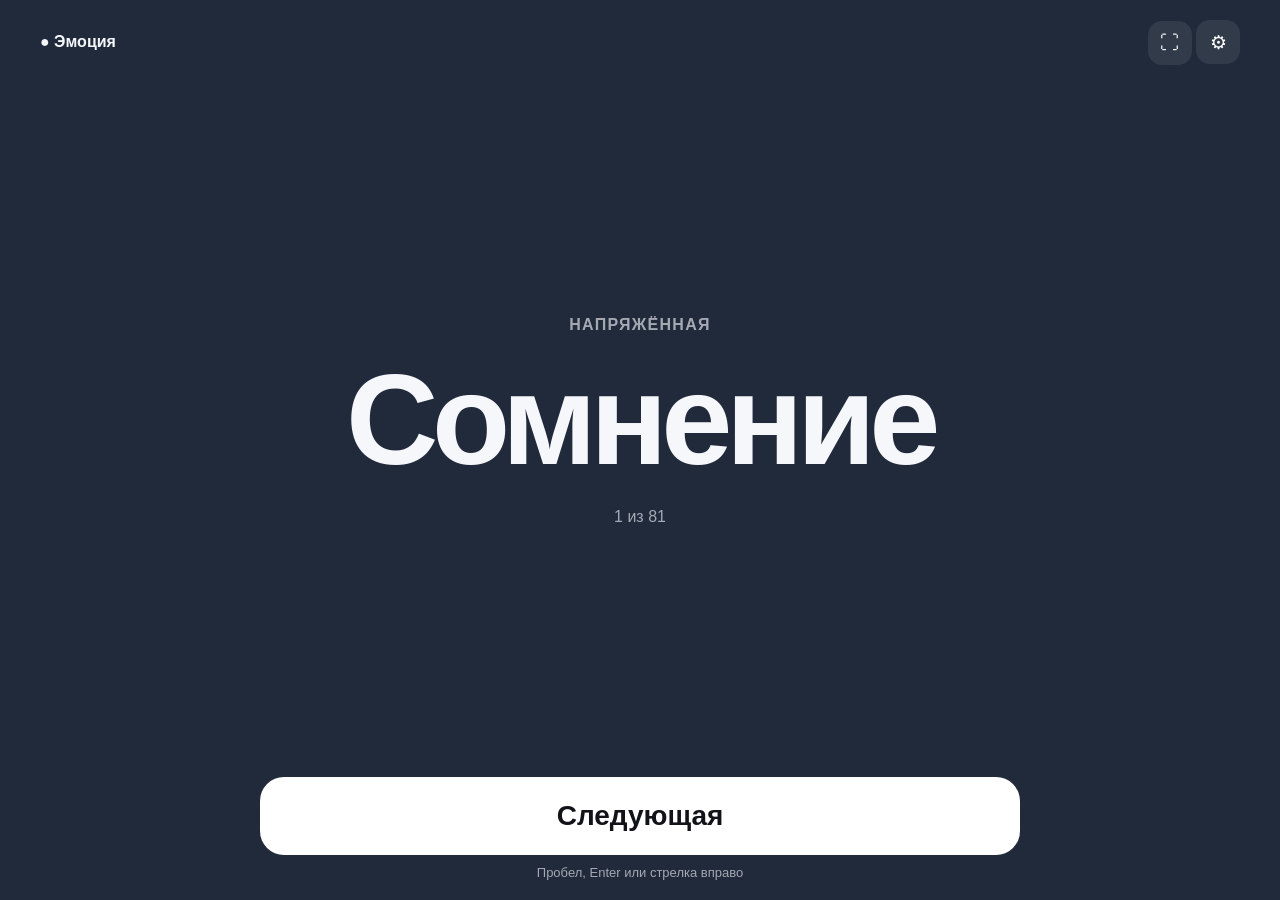
<file: improv_web_apps/emotion_improv_trainer.html>
<!doctype html><html lang="ru"><head><meta charset="utf-8"><meta name="viewport" content="width=device-width,initial-scale=1,viewport-fit=cover"><title>Эмоция — тренажёр импровизации</title>
<style>
:root{--bg:#111318;--accent:#fff;--text:#f6f7fb;--muted:rgba(246,247,251,.62)}*{box-sizing:border-box}html,body{height:100%;margin:0;overflow:hidden;font-family:-apple-system,BlinkMacSystemFont,"Segoe UI",sans-serif;background:var(--bg);color:var(--text)}body{transition:background .3s}
.app{min-height:100dvh;display:grid;grid-template-rows:auto 1fr auto;padding:20px clamp(16px,4vw,40px);gap:16px}header{display:flex;justify-content:space-between;align-items:center}.brand{font-weight:800}button{cursor:pointer}
.icon{width:44px;height:44px;border:0;border-radius:14px;background:rgba(255,255,255,.08);color:white;font-size:19px}.stage{display:grid;place-items:center;text-align:center}.category{color:var(--muted);text-transform:uppercase;letter-spacing:.08em;font-weight:700;min-height:28px}h1{margin:16px 0 0;font-size:clamp(54px,10vw,138px);line-height:.94;letter-spacing:-.05em}.counter{margin-top:28px;color:var(--muted)}footer{width:min(100%,760px);justify-self:center}.next{width:100%;min-height:78px;border:0;border-radius:24px;background:var(--accent);font-size:28px;font-weight:850;color:#111318}.hint{text-align:center;color:var(--muted);font-size:13px;margin-top:10px}
.panel{position:fixed;inset:0;background:rgba(0,0,0,.55);display:none;place-items:end center;padding:20px}.panel.open{display:grid}.sheet{width:min(560px,100%);background:#22252d;border-radius:24px;padding:22px}label{display:flex;justify-content:space-between;padding:14px 0}.done{width:100%;min-height:52px;border:0;border-radius:16px;font-weight:800}
</style></head><body>
<main class="app"><header><div class="brand">● Эмоция</div><div><button class="icon" id="full">⛶</button> <button class="icon" id="settings">⚙︎</button></div></header>
<section class="stage"><div><div class="category" id="category"></div><h1 id="emotion">Загрузка…</h1><div class="counter" id="counter"></div></div></section>
<footer><button class="next" id="next">Следующая</button><div class="hint">Пробел, Enter или стрелка вправо</div></footer></main>
<div class="panel" id="panel"><div class="sheet"><h2>Настройки</h2><label><span>Показывать группу</span><input type="checkbox" id="showCategory" checked></label><label><span>Звуки</span><input type="checkbox" id="sound" checked></label><button class="done" id="done">Готово</button></div></div>
<script>
const GROUPS={"Положительная": ["Радость", "Восторг", "Счастье", "Ликование", "Воодушевление", "Вдохновение", "Удовольствие", "Умиротворение", "Нежность", "Любовь", "Благодарность", "Надежда", "Облегчение", "Гордость", "Уверенность", "Доверие", "Симпатия", "Забота", "Теплота", "Предвкушение"], "Негативная": ["Грусть", "Тоска", "Печаль", "Разочарование", "Обида", "Вина", "Стыд", "Отвращение", "Одиночество", "Беспомощность", "Усталость", "Апатия", "Безысходность"], "Напряжённая": ["Тревога", "Страх", "Паника", "Смущение", "Нервозность", "Подозрение", "Настороженность", "Растерянность", "Сомнение", "Нетерпение"], "Конфликтная": ["Злость", "Ярость", "Раздражение", "Возмущение", "Ревность", "Зависть", "Презрение", "Упрямство", "Мстительность", "Недоверие"], "Спокойная": ["Спокойствие", "Расслабленность", "Сосредоточенность", "Безмятежность", "Равнодушие", "Задумчивость", "Сдержанность"], "Социальная": ["Заинтересованность", "Вежливость", "Неловкость", "Сочувствие", "Восхищение", "Почтение", "Заискивание", "Снисходительность"], "Неожиданная": ["Удивление", "Шок", "Озадаченность", "Изумление", "Недоумение", "Ошеломление"], "Смешанная": ["Смех сквозь слёзы", "Тревожная радость", "Горькое облегчение", "Смущённая гордость", "Ностальгия", "Злорадство", "Ревнивая нежность"]}; const colors=['#3b3020','#3a2026','#202a3b','#3b2020','#20352f','#2d2740','#30303a','#3a2f20'];
let order=[],index=-1; const cat=document.getElementById('category'),emo=document.getElementById('emotion'),cnt=document.getElementById('counter');
function rebuild(){order=[];Object.entries(GROUPS).forEach(([g,es])=>es.forEach(e=>order.push({g,e})));order.sort(()=>Math.random()-.5)}
function beep(){if(!document.getElementById('sound').checked)return;try{const c=new AudioContext(),o=c.createOscillator(),g=c.createGain();o.connect(g);g.connect(c.destination);o.frequency.value=440+Math.random()*220;g.gain.setValueAtTime(.05,c.currentTime);g.gain.exponentialRampToValueAtTime(.001,c.currentTime+.12);o.start();o.stop(c.currentTime+.12)}catch(e){}}
function next(play=true){index++;if(index>=order.length){rebuild();index=0}const x=order[index];cat.textContent=x.g;emo.textContent=x.e;cnt.textContent=`${index+1} из ${order.length}`;document.body.style.background=colors[Object.keys(GROUPS).indexOf(x.g)%colors.length];if(play)beep()}
document.getElementById('next').onclick=()=>next(true);document.getElementById('settings').onclick=()=>panel.classList.add('open');document.getElementById('done').onclick=()=>panel.classList.remove('open');
document.getElementById('showCategory').onchange=e=>cat.style.opacity=e.target.checked?1:0;document.getElementById('full').onclick=()=>document.fullscreenElement?document.exitFullscreen():document.documentElement.requestFullscreen?.();
document.addEventListener('keydown',e=>{if(['Space','Enter','ArrowRight'].includes(e.code)||e.key==='Enter'){e.preventDefault();next(true)}});rebuild();next(false);
</script></body></html>
</file>
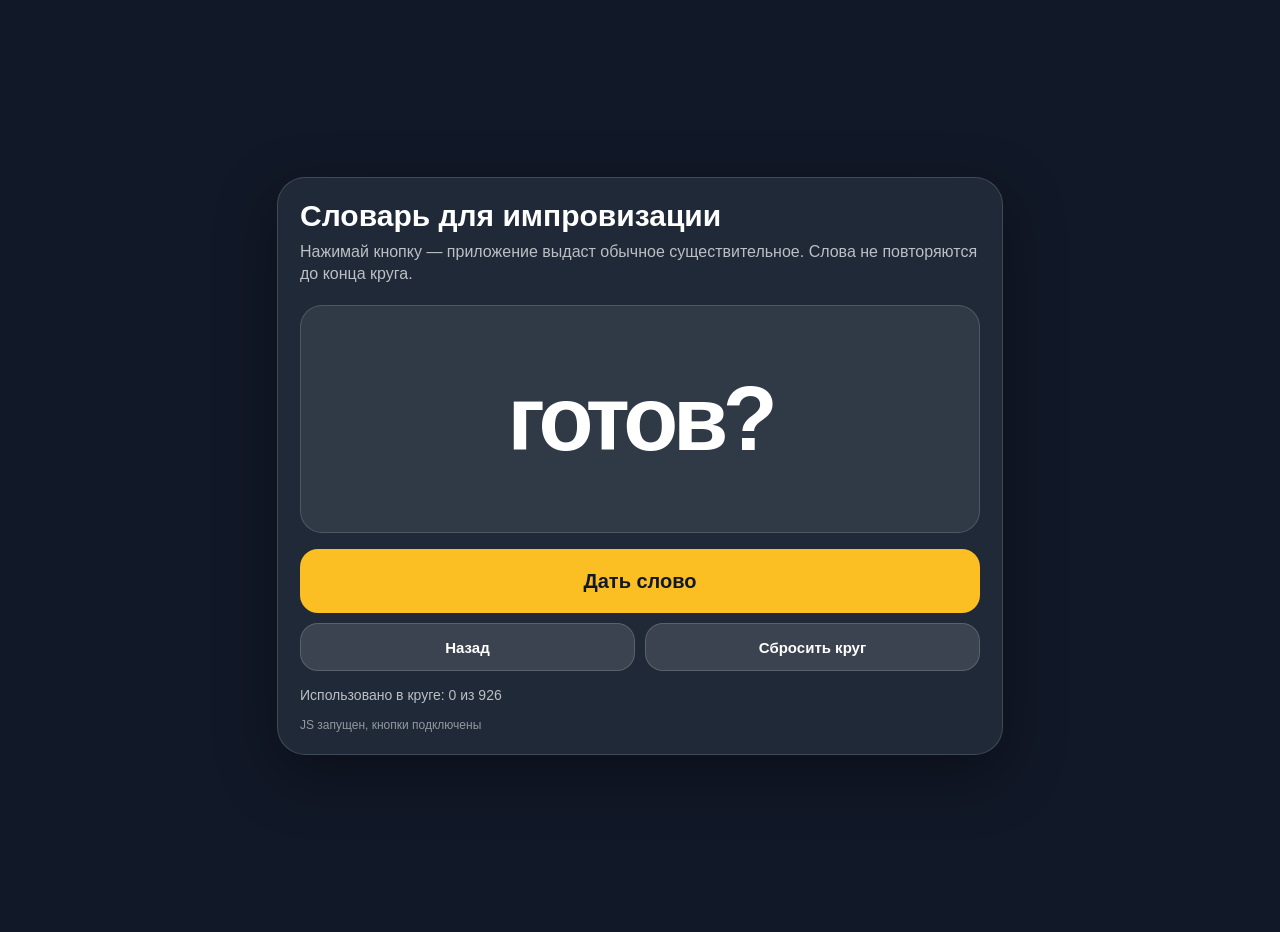
<file: improv_web_apps/Словарь для импровизации.html>
<!DOCTYPE html>
<!-- saved from url=(0191)file:///private/var/folders/yk/_sppkstd5zzcgg7_3b0ql55r0000gp/T/remote-file-preview-7DB2EF3C-7F3D-472D-9D1B-568AF073BD24/EFD2081B-561B-4F46-A011-3B6349FBD3BB/improv_dictionary_app_simple.html -->
<html lang="ru"><head><meta http-equiv="Content-Type" content="text/html; charset=UTF-8">

<meta name="viewport" content="width=device-width, initial-scale=1">
<title>Словарь для импровизации</title>
<style>
  html, body {
    margin: 0;
    min-height: 100%;
    font-family: -apple-system, BlinkMacSystemFont, "Segoe UI", Arial, sans-serif;
    background: #111827;
    color: white;
  }
  body {
    min-height: 100vh;
    display: flex;
    align-items: center;
    justify-content: center;
    padding: 16px;
  }
  .box {
    width: 100%;
    max-width: 680px;
    background: #1f2937;
    border: 1px solid rgba(255,255,255,.15);
    border-radius: 28px;
    padding: 22px;
    box-shadow: 0 20px 60px rgba(0,0,0,.35);
  }
  h1 {
    margin: 0 0 8px;
    font-size: 30px;
    line-height: 1.08;
  }
  .sub {
    color: rgba(255,255,255,.7);
    margin: 0 0 20px;
    line-height: 1.4;
  }
  .word {
    min-height: 190px;
    border-radius: 22px;
    background: rgba(255,255,255,.08);
    border: 1px solid rgba(255,255,255,.15);
    display: flex;
    align-items: center;
    justify-content: center;
    text-align: center;
    padding: 18px;
    font-size: clamp(46px, 11vw, 90px);
    font-weight: 850;
    letter-spacing: -0.06em;
    margin-bottom: 16px;
  }
  button {
    width: 100%;
    min-height: 64px;
    border: 0;
    border-radius: 18px;
    background: #fbbf24;
    color: #111827;
    font: inherit;
    font-size: 20px;
    font-weight: 850;
    cursor: pointer;
    -webkit-tap-highlight-color: transparent;
  }
  button:active {
    transform: scale(.99);
  }
  .row {
    display: grid;
    grid-template-columns: 1fr 1fr;
    gap: 10px;
    margin-top: 10px;
  }
  .small {
    min-height: 48px;
    font-size: 15px;
    background: rgba(255,255,255,.12);
    color: white;
    border: 1px solid rgba(255,255,255,.16);
  }
  .meta {
    margin-top: 14px;
    color: rgba(255,255,255,.7);
    font-size: 14px;
    line-height: 1.45;
  }
  .history {
    margin-top: 12px;
    color: rgba(255,255,255,.78);
    font-size: 14px;
    line-height: 1.6;
  }
  .status {
    margin-top: 12px;
    color: rgba(255,255,255,.52);
    font-size: 12px;
  }
</style>
</head>
<body>
<div class="box">
  <h1>Словарь для импровизации</h1>
  <p class="sub">Нажимай кнопку — приложение выдаст обычное существительное. Слова не повторяются до конца круга.</p>

  <div id="word" class="word">готов?</div>

  <button id="nextButton" type="button">Дать слово</button>

  <div class="row">
    <button id="backButton" class="small" type="button">Назад</button>
    <button id="resetButton" class="small" type="button">Сбросить круг</button>
  </div>

  <div id="counter" class="meta">Использовано в круге: 0 из 926</div>
  <div id="history" class="history"></div>
  <div id="status" class="status">JS запущен, кнопки подключены</div>
</div>

<script>
(function () {
  var WORDS = ["бегемот", "сумка", "щётка", "лифт", "словарь", "свёкла", "печенье", "кулак", "корабль", "гроза", "гайка", "перо", "планета", "меч", "звезда", "моряк", "пилот", "брелок", "сосед", "гвоздика", "бинт", "число", "абажур", "сковородка", "черника", "градусник", "медуза", "варежка", "цирк", "город", "баранина", "корона", "рыба", "блокнот", "тыква", "кнут", "ластик", "камин", "спичка", "класс", "ромб", "багаж", "синица", "свитер", "потолок", "сахар", "узел", "кит", "букет", "сигнал", "воробей", "кадр", "редис", "утюг", "пряник", "калитка", "кофе", "хобби", "плита", "петарда", "тряпка", "скамейка", "зал", "пальто", "решётка", "верблюд", "карандаш", "ворон", "жасмин", "телёнок", "галстук", "карась", "молоко", "кактус", "барабан", "мелодия", "лужайка", "фантик", "молния", "кролик", "подарок", "халат", "беседа", "посёлок", "хор", "скала", "художник", "папка", "скрипка", "скатерть", "парк", "попугай", "ворота", "вино", "кошка", "склад", "овца", "кабина", "пугало", "пингвин", "иволга", "завод", "наушник", "нос", "очки", "петля", "турник", "пальма", "пилка", "робот", "досуг", "салфетка", "лавка", "луг", "краска", "порог", "пляж", "яблоня", "танец", "мультфильм", "горшок", "снежинка", "шнур", "мышь", "квартира", "кубик", "пакет", "журнал", "океан", "осёл", "горло", "мозг", "дорога", "ирис", "утро", "лук", "мак", "вулкан", "тарелка", "шишка", "портрет", "батарейка", "каток", "сцена", "бритва", "сын", "кожа", "клюв", "клад", "живот", "чулок", "игрушка", "яблоко", "стул", "пион", "шоколад", "река", "музыка", "валенок", "клетка", "бедро", "топор", "удочка", "вагон", "фасоль", "пожар", "мука", "табурет", "праздник", "щука", "аптека", "камера", "базар", "спорт", "рынок", "поезд", "афиша", "ёж", "аквариум", "майка", "фартук", "варенье", "сосулька", "счастье", "гнездо", "плывун", "цветок", "собака", "грелка", "тополь", "спина", "ведро", "рецепт", "творог", "наволочка", "библиотека", "лодка", "суп", "хлеб", "лимон", "микрофон", "железо", "подушка", "трава", "холодильник", "клей", "встреча", "слово", "дедушка", "болт", "карман", "стог", "стекло", "кабачок", "лукошко", "пустыня", "крыса", "купе", "собор", "карета", "гирлянда", "ранец", "баскетбол", "бульвар", "чашка", "учитель", "морковь", "карта", "качели", "антенна", "галерея", "обед", "домино", "ящик", "лев", "каша", "чайник", "джем", "автобус", "маршрут", "рис", "жест", "завиток", "стирка", "короб", "актер", "календарь", "паста", "жираф", "роза", "кран", "обложка", "сено", "колодец", "улица", "берег", "сетка", "помидор", "белка", "тропа", "платье", "крем", "край", "витрина", "одеяло", "ананас", "рельс", "будильник", "болото", "поиск", "палка", "ёлка", "палатка", "патефон", "блюдо", "сборник", "жаба", "гантеля", "светофор", "пыль", "постель", "дождь", "дрова", "леопард", "пчела", "тепло", "юмор", "платок", "дежурный", "лиса", "принтер", "зеркало", "пластырь", "зверь", "набор", "велосипед", "огонь", "дворец", "золото", "изба", "язык", "кружка", "луна", "термос", "полотенце", "репа", "буква", "дым", "машина", "дневник", "сова", "лепёшка", "капкан", "хлопушка", "мороз", "колесо", "ступень", "блин", "облако", "котлета", "добро", "баня", "казан", "холод", "глина", "губка", "поход", "день", "браслет", "инструмент", "трамвай", "остров", "локоть", "жемчуг", "борщ", "врач", "записка", "конкурс", "агент", "стих", "корова", "сторож", "зонт", "парус", "рубашка", "стрекоза", "пуговица", "маяк", "строчка", "замок", "рамка", "матрас", "ковш", "загадка", "баян", "овёс", "шорты", "ласка", "динозавр", "радио", "яма", "слон", "шампунь", "шляпа", "забор", "плед", "ковёр", "секунда", "сахарница", "чемодан", "диск", "лист", "завтрак", "тесто", "ванна", "пена", "стол", "майонез", "сейф", "пенал", "скворец", "лава", "футболка", "змея", "песок", "часы", "спектакль", "полка", "якорь", "мальчик", "лужа", "неделя", "руль", "кнопочка", "банкет", "доска", "герань", "мост", "кисть", "струна", "лопата", "ночь", "швейцар", "зелень", "рука", "стадо", "кабель", "привычка", "чертёж", "метла", "папоротник", "корж", "муравей", "телевизор", "болельщик", "почтальон", "аэропорт", "санки", "рубль", "олимпиада", "сад", "ложка", "палец", "фазан", "цепь", "ресница", "билет", "равнина", "жар", "книга", "герой", "пауза", "панель", "этаж", "дверь", "фонарь", "кузнечик", "обувь", "камень", "судно", "семья", "черта", "гриб", "монета", "соль", "муха", "стакан", "кино", "кисель", "площадь", "рукав", "страус", "дыня", "окраина", "знакомство", "пробка", "ткань", "перчатка", "невеста", "колбаса", "рояль", "угол", "провод", "газета", "аромат", "колено", "столб", "вывеска", "свобода", "самолёт", "газон", "сосиска", "дерево", "вишня", "пульт", "огурец", "яйцо", "стена", "человек", "метро", "дупло", "канат", "шоссе", "озеро", "тигрёнок", "пила", "гора", "капуста", "фрукт", "банк", "сорока", "рюкзак", "труба", "такси", "картина", "запах", "ларёк", "лейка", "фейерверк", "бульон", "медведь", "мыло", "кастрюля", "сковорода", "балкон", "масло", "вилка", "солдат", "пицца", "чехол", "улыбка", "зубр", "совет", "валик", "сок", "страна", "нога", "любовь", "друг", "перец", "панама", "бочка", "мел", "шмель", "урожай", "брюки", "щенок", "мысль", "шапка", "ангел", "коготь", "пирог", "комар", "мешок", "маска", "финик", "гость", "дворник", "увлечение", "еда", "горох", "нитка", "альбом", "ягнёнок", "носок", "лошадь", "град", "молоток", "пружина", "сирень", "глазурь", "плечо", "копыто", "ладонь", "шарф", "завеса", "беседка", "взгляд", "глобус", "ребро", "апельсин", "вещь", "восток", "тетрадь", "нож", "дуга", "рюмка", "драник", "куртка", "дельфин", "коза", "лыжа", "рулет", "авария", "цифра", "волк", "богатырь", "пятка", "диван", "свеча", "кукла", "крыло", "миг", "катер", "воздух", "шкаф", "гусь", "панцирь", "незабудка", "чеснок", "фара", "огород", "бургер", "олень", "поле", "брауни", "дача", "форма", "корзина", "награда", "каникулы", "заяц", "хобот", "винт", "клык", "море", "тень", "мастер", "ромашка", "автомат", "свисток", "изюм", "ремонт", "рукавичка", "конверт", "фото", "корочка", "кольцо", "имя", "кулич", "шест", "бабушка", "бобр", "бровь", "тапок", "вентилятор", "стрела", "виноград", "лестница", "связь", "храм", "картошка", "погода", "жезл", "цапля", "песец", "кокон", "таблетка", "лес", "гранат", "пианино", "свет", "ваза", "глаз", "булка", "туман", "серьга", "манеж", "подвал", "сосна", "улей", "гвоздь", "кекс", "север", "пенёк", "лампа", "утка", "грузовик", "голос", "душ", "мангал", "конфета", "мишка", "место", "курица", "штора", "кукуруза", "паук", "ручей", "верёвка", "рыбак", "бутылка", "клубника", "ветер", "аллея", "цепочка", "лапа", "крокодил", "видео", "дно", "банка", "пещера", "приз", "краб", "лента", "диктор", "театр", "ягода", "степь", "нора", "чернила", "ловушка", "почка", "окно", "кнопка", "нерв", "родник", "снег", "звонок", "бадминтон", "раковина", "икра", "вафля", "ухо", "курорт", "дракон", "дом", "бассейн", "вертолёт", "хлопок", "время", "теплица", "рог", "кухня", "бутерброд", "куст", "обруч", "посуда", "трактор", "банан", "хомяк", "память", "жук", "арбуз", "барсук", "бисер", "зуб", "пузырь", "полено", "чечевица", "ужин", "пакля", "ясень", "небо", "касса", "горка", "шахта", "капля", "черепаха", "проводник", "оригами", "открытка", "адрес", "старик", "земля", "стадион", "телега", "ярмарка", "флейта", "комод", "сокол", "ток", "маникюр", "двор", "отдых", "подъезд", "арка", "ветка", "линия", "балет", "тумба", "повар", "ракушка", "ремень", "ватрушка", "ежевика", "фонтан", "мандарин", "хвост", "кефир", "занавеска", "гребень", "бревно", "гараж", "чай", "школа", "жакет", "сарай", "тайна", "салат", "деньги", "солнце", "депо", "победа", "лягушка", "бетон", "чипсы", "плуг", "лед", "юбка", "магнит", "жена", "тигр", "копейка", "ручка", "чердак", "кувшин", "компас", "орех", "орёл", "гепард", "комната", "век", "малина", "сапог", "осень", "шкура", "кровать", "бумага", "резинка", "пузо", "панда", "матч", "корень", "вишенка", "медаль", "комета", "марка", "разговор", "торт", "игра", "юность", "парашют", "батон", "кабинет", "станция", "зёрнышко", "вечер", "костёр", "мармелад", "черешня", "макароны", "лицо", "колокольчик", "поднос", "птица", "игла", "почта", "кобра", "телефон", "флаг", "ум", "голова", "шашлык", "водопад", "мотоцикл", "расчёска", "кресло", "лавина", "боярин", "весло", "мясо", "киоск", "гусеница", "портфель", "калач", "кирпич", "сухарь", "мяч", "весна", "вода", "радуга", "доктор", "берлога", "тишина", "пастух", "ботинок", "скрип", "магазин", "занятие", "письмо", "туфля", "пол", "гитара", "ракета", "гардина", "экран", "петух", "правило", "конь", "зебра", "хруст", "пижама", "шланг", "мошка", "зима", "скотч", "поток", "акция", "снегирь", "мельница", "договор", "сыр", "коробка", "скульптура", "шпилька", "мусор", "кошелёк", "оливье", "ключ", "выход", "башня", "зависть", "шар", "крыша", "коридор", "гармонь", "безе", "берёза", "смех", "долина", "выбор", "бумеранг", "шум", "пирожок", "магия", "голубь", "печка", "жвачка", "кот", "лебедь", "мёд", "план", "бархат", "груша", "команда"];

  var deck = [];
  var shown = [];
  var previous = [];

  function byId(id) {
    return document.getElementById(id);
  }

  function shuffle(arr) {
    var a = arr.slice(0);
    var i, j, t;
    for (i = a.length - 1; i > 0; i = i - 1) {
      j = Math.floor(Math.random() * (i + 1));
      t = a[i];
      a[i] = a[j];
      a[j] = t;
    }
    return a;
  }

  function renderHistory() {
    var h = byId("history");
    var list = shown.slice(Math.max(0, shown.length - 10)).reverse();
    if (list.length === 0) {
      h.innerHTML = "";
      return;
    }
    h.innerHTML = "Последние слова: " + list.join(", ");
  }

  function renderCounter() {
    byId("counter").innerHTML = "Использовано в круге: " + shown.length + " из " + WORDS.length;
  }

  function resetDeck() {
    deck = shuffle(WORDS);
    shown = [];
    previous = [];
    byId("word").innerHTML = "готов?";
    renderCounter();
    renderHistory();
  }

  function nextWord() {
    if (deck.length === 0) {
      deck = shuffle(WORDS);
      shown = [];
      previous = [];
    }

    var word = deck.pop();
    previous.push(word);
    shown.push(word);

    byId("word").innerHTML = word;
    renderCounter();
    renderHistory();
  }

  function backWord() {
    if (previous.length < 2) {
      return;
    }

    var current = previous.pop();
    deck.push(current);
    shown.pop();

    var word = previous[previous.length - 1];
    byId("word").innerHTML = word;
    renderCounter();
    renderHistory();
  }

  function init() {
    resetDeck();

    byId("nextButton").addEventListener("click", nextWord, false);
    byId("resetButton").addEventListener("click", resetDeck, false);
    byId("backButton").addEventListener("click", backWord, false);

    document.addEventListener("keydown", function (event) {
      if (event.code === "Space" || event.keyCode === 32) {
        event.preventDefault();
        nextWord();
      }
    }, false);

    byId("status").innerHTML = "JS запущен, кнопки подключены";
  }

  if (document.readyState === "loading") {
    document.addEventListener("DOMContentLoaded", init, false);
  } else {
    init();
  }
}());
</script>


</body></html>
</file>
<file: shared/styles.css>
:root {
  --catalog-ink: #24170f;
  --catalog-paper: #f5ead5;
  --catalog-red: #8f2f32;
  --catalog-gold: #d49b47;
}

/* Disable double-tap zoom across pages and scrollable settings panels. */
* {
  touch-action: manipulation;
}

.catalog-page,
.catalog-page * {
  box-sizing: border-box;
}

.catalog-page {
  min-height: 100vh;
  margin: 0;
  background:
    radial-gradient(circle at 50% -8%, rgba(255, 255, 255, 0.92) 0 9rem, transparent 30rem),
    var(--catalog-paper);
  color: var(--catalog-ink);
  font-family: Georgia, "Times New Roman", serif;
}

.catalog-shell {
  width: min(100% - 2rem, 72rem);
  margin-inline: auto;
  padding: clamp(2.5rem, 8vw, 6rem) 0;
}

.catalog-header {
  max-width: 39rem;
  margin-bottom: clamp(2rem, 6vw, 4rem);
}

.catalog-toolbar {
  display: flex;
  gap: 1rem;
  align-items: center;
  justify-content: space-between;
  margin-bottom: 0.75rem;
}

.catalog-kicker {
  margin: 0;
  color: var(--catalog-red);
  font-family: system-ui, sans-serif;
  font-size: 0.72rem;
  font-weight: 700;
  letter-spacing: 0.2em;
  text-transform: uppercase;
}

.catalog-settings-trigger {
  display: inline-flex;
  flex: 0 0 auto;
  align-items: center;
  justify-content: center;
  width: 2.6rem;
  min-height: 2.6rem;
  padding: 0;
  border: 1px solid rgba(36, 23, 15, 0.2);
  border-radius: 50%;
  background: rgba(255, 250, 239, 0.58);
  color: var(--catalog-ink);
  cursor: pointer;
  touch-action: manipulation;
  transition:
    color 160ms ease,
    background 160ms ease,
    border-color 160ms ease,
    transform 160ms ease;
}

.catalog-settings-trigger[hidden] {
  display: none;
}

.catalog-settings-trigger svg {
  width: 1.15rem;
  height: 1.15rem;
  fill: none;
  stroke: currentColor;
  stroke-linecap: round;
  stroke-linejoin: round;
  stroke-width: 1.7;
}

.catalog-settings-trigger:focus-visible {
  outline: 0.18rem solid var(--catalog-ink);
  outline-offset: 0.2rem;
}

.catalog-settings-trigger:active {
  transform: scale(0.96);
}

.catalog-title {
  margin: 0;
  font-size: clamp(2.25rem, 8vw, 5.5rem);
  font-weight: 400;
  letter-spacing: -0.055em;
  line-height: 0.92;
}

.catalog-intro {
  max-width: 32rem;
  margin: 1.25rem 0 0;
  color: #654c3c;
  font-family: system-ui, sans-serif;
  font-size: clamp(0.95rem, 2vw, 1.08rem);
  line-height: 1.55;
}

.tool-grid {
  display: grid;
  grid-template-columns: repeat(2, minmax(0, 1fr));
  gap: clamp(0.75rem, 3vw, 1.5rem);
  margin: 0;
  padding: 0;
  list-style: none;
}

.tool-card {
  --card-accent: var(--catalog-red);
  --card-accent-soft: rgba(143, 47, 50, 0.16);
  position: relative;
  display: grid;
  aspect-ratio: 1;
  overflow: hidden;
  place-items: center;
  border: 1px solid rgba(36, 23, 15, 0.18);
  border-radius: clamp(1rem, 3vw, 1.5rem);
  background: rgba(255, 250, 239, 0.72);
  box-shadow: 0 0.5rem 1.5rem rgba(70, 39, 22, 0.08);
  color: var(--catalog-ink);
  text-decoration: none;
  transform: translateY(0) rotate(0);
  transition:
    transform 220ms cubic-bezier(0.2, 0.8, 0.2, 1),
    box-shadow 220ms ease,
    border-color 220ms ease;
  isolation: isolate;
}

.tool-card::before {
  position: absolute;
  width: 70%;
  aspect-ratio: 1;
  border-radius: 50%;
  background: var(--card-accent-soft);
  content: "";
  opacity: 0.55;
  transform: scale(0.72);
  transition: opacity 220ms ease, transform 280ms cubic-bezier(0.2, 0.8, 0.2, 1);
  z-index: -1;
}

.tool-card__content {
  display: grid;
  gap: clamp(0.55rem, 1.5vw, 0.85rem);
  justify-items: center;
  padding: 0.75rem;
}

.tool-card__icon {
  width: clamp(5rem, 24vw, 7.25rem);
  height: auto;
  object-fit: contain;
  transform-origin: 50% 16%;
  transition: transform 220ms ease;
}

html[data-icon-theme="classic"] .tool-card__icon {
  width: clamp(3rem, 14vw, 6.5rem);
}

.tool-grid.is-switching .tool-card__icon {
  animation: icon-theme-swap 260ms cubic-bezier(0.2, 0.8, 0.2, 1);
}

.tool-card__name {
  font-size: clamp(1.05rem, 4vw, 1.55rem);
  line-height: 1.1;
  text-align: center;
}

.tool-card:focus-visible {
  outline: 0.22rem solid var(--catalog-ink);
  outline-offset: 0.25rem;
}

.tool-card:focus-visible,
.tool-card:active {
  border-color: var(--card-accent);
  box-shadow: 0 0.9rem 2rem rgba(70, 39, 22, 0.16);
  transform: translateY(-0.25rem) rotate(-0.8deg);
}

.tool-card:focus-visible::before,
.tool-card:active::before {
  opacity: 1;
  transform: scale(1.12);
}

.tool-card:focus-visible .tool-card__icon,
.tool-card:active .tool-card__icon {
  transform: rotate(-9deg) scale(1.08);
}

.catalog-footer {
  width: 100%;
  margin-top: clamp(2.25rem, 6vw, 4rem);
  padding-top: 1rem;
  border-top: 1px solid rgba(36, 23, 15, 0.16);
}

.catalog-footer__content {
  display: flex;
  gap: 1.5rem;
  align-items: center;
  justify-content: flex-start;
  width: min(100%, 26rem);
}

.catalog-footer__title {
  flex: 0 0 auto;
  margin: 0;
  color: var(--catalog-ink);
  font-size: 1.05rem;
  font-weight: 400;
  line-height: 1;
}

.contact-actions {
  display: flex;
  min-width: 0;
  gap: 0.35rem;
  align-items: center;
  justify-content: flex-end;
}

.contact-action {
  display: inline-flex;
  gap: 0.35rem;
  align-items: center;
  justify-content: center;
  min-height: 2.5rem;
  padding: 0.45rem 0.55rem;
  border: 1px solid rgba(36, 23, 15, 0.18);
  border-radius: 0.55rem;
  background: rgba(255, 250, 239, 0.58);
  color: var(--catalog-ink);
  font: 600 0.7rem/1 system-ui, sans-serif;
  text-decoration: none;
  touch-action: manipulation;
  transition:
    color 160ms ease,
    background 160ms ease,
    border-color 180ms ease,
    transform 160ms ease;
}

.contact-icon {
  width: 1rem;
  height: 1rem;
  flex: 0 0 auto;
  color: var(--catalog-red);
}

.contact-icon--telegram {
  fill: currentColor;
}

.contact-icon--instagram {
  fill: none;
  stroke: currentColor;
  stroke-width: 1.75;
}

.contact-icon--instagram .contact-icon__dot {
  fill: currentColor;
  stroke: none;
}

.contact-action:focus-visible {
  outline: 0.16rem solid var(--catalog-ink);
  outline-offset: 0.18rem;
}

.contact-action:active {
  transform: scale(0.96);
}

.catalog-settings {
  width: min(calc(100% - 2rem), 32rem);
  max-height: calc(100vh - 2rem);
  max-height: calc(100dvh - 2rem);
  padding: 0;
  border: 0;
  background: transparent;
  color: var(--catalog-ink);
  overflow: visible;
}

.catalog-settings::backdrop {
  background: rgba(36, 23, 15, 0.42);
  backdrop-filter: blur(0.18rem);
}

.catalog-settings__sheet {
  max-height: calc(100vh - 2rem);
  max-height: calc(100dvh - 2rem);
  padding: clamp(1.1rem, 4vw, 1.6rem);
  border: 1px solid rgba(36, 23, 15, 0.24);
  border-radius: 1.35rem;
  background:
    linear-gradient(rgba(255, 250, 239, 0.97), rgba(255, 250, 239, 0.97)),
    var(--catalog-paper);
  box-shadow: 0 1.5rem 4rem rgba(36, 23, 15, 0.26);
  overflow: auto;
}

.catalog-settings[open] .catalog-settings__sheet {
  animation: settings-sheet-enter 220ms cubic-bezier(0.2, 0.8, 0.2, 1);
}

.catalog-settings__header {
  display: flex;
  gap: 1rem;
  align-items: flex-start;
  justify-content: space-between;
}

.catalog-settings__kicker {
  margin: 0 0 0.4rem;
  color: var(--catalog-red);
  font: 700 0.67rem/1 system-ui, sans-serif;
  letter-spacing: 0.18em;
  text-transform: uppercase;
}

.catalog-settings h2 {
  max-width: 19rem;
  margin: 0;
  font-size: clamp(1.7rem, 7vw, 2.35rem);
  font-weight: 400;
  letter-spacing: -0.035em;
  line-height: 0.98;
}

.catalog-settings__close {
  display: grid;
  width: 2.55rem;
  height: 2.55rem;
  flex: 0 0 auto;
  padding: 0;
  place-items: center;
  border: 1px solid rgba(36, 23, 15, 0.2);
  border-radius: 50%;
  background: transparent;
  color: var(--catalog-ink);
  font: 300 1.7rem/1 system-ui, sans-serif;
  cursor: pointer;
  touch-action: manipulation;
  transition: background 160ms ease, transform 160ms ease;
}

.catalog-settings__close:focus-visible {
  outline: 0.18rem solid var(--catalog-red);
  outline-offset: 0.16rem;
}

.catalog-settings__close:active {
  transform: scale(0.93);
}

.catalog-settings__intro {
  max-width: 26rem;
  margin: 0.9rem 0 1.15rem;
  color: #654c3c;
  font: 0.9rem/1.5 system-ui, sans-serif;
}

.icon-theme-options {
  display: grid;
  gap: 0.7rem;
  margin: 0;
  padding: 0;
  border: 0;
}

.icon-theme-option {
  position: relative;
  display: grid;
  grid-template-columns: 4.6rem minmax(0, 1fr);
  gap: 0.85rem;
  align-items: center;
  min-height: 6.25rem;
  padding: 0.7rem 2.25rem 0.7rem 0.7rem;
  border: 1px solid rgba(36, 23, 15, 0.18);
  border-radius: 1rem;
  background: rgba(245, 234, 213, 0.45);
  cursor: pointer;
  touch-action: manipulation;
  transition:
    border-color 170ms ease,
    background 170ms ease,
    transform 170ms ease;
}

.icon-theme-option:has(input:checked) {
  border-color: var(--catalog-red);
  background: rgba(143, 47, 50, 0.08);
}

.icon-theme-option:has(input:focus-visible) {
  outline: 0.18rem solid var(--catalog-ink);
  outline-offset: 0.18rem;
}

.icon-theme-option input {
  position: absolute;
  width: 1px;
  height: 1px;
  opacity: 0;
  pointer-events: none;
}

.icon-theme-option__preview {
  display: grid;
  width: 4.6rem;
  height: 4.6rem;
  place-items: center;
  border-radius: 0.8rem;
  background: rgba(255, 250, 239, 0.82);
}

.icon-theme-option__preview img {
  width: 3.8rem;
  height: 3.8rem;
  object-fit: contain;
}

.icon-theme-option__copy {
  display: grid;
  gap: 0.25rem;
  min-width: 0;
}

.icon-theme-option__name {
  font-size: 1.08rem;
  line-height: 1.05;
}

.icon-theme-option__description {
  color: #725747;
  font: 0.72rem/1.35 system-ui, sans-serif;
}

.icon-theme-option__mark {
  position: absolute;
  top: 0.85rem;
  right: 0.85rem;
  width: 1rem;
  height: 1rem;
  border: 1px solid rgba(36, 23, 15, 0.35);
  border-radius: 50%;
}

.icon-theme-option__mark::after {
  position: absolute;
  inset: 0.2rem;
  border-radius: inherit;
  background: var(--catalog-red);
  content: "";
  opacity: 0;
  transform: scale(0.5);
  transition: opacity 150ms ease, transform 150ms ease;
}

.icon-theme-option input:checked ~ .icon-theme-option__mark::after {
  opacity: 1;
  transform: scale(1);
}

.catalog-settings__status {
  margin: 1rem 0 0;
  color: #725747;
  font: 0.72rem/1.4 system-ui, sans-serif;
}

.visually-hidden {
  position: absolute;
  width: 1px;
  height: 1px;
  padding: 0;
  margin: -1px;
  overflow: hidden;
  clip: rect(0, 0, 0, 0);
  white-space: nowrap;
  border: 0;
}

@keyframes icon-theme-swap {
  from {
    opacity: 0;
    transform: rotate(4deg) scale(0.82);
  }

  to {
    opacity: 1;
    transform: rotate(0) scale(1);
  }
}

@keyframes settings-sheet-enter {
  from {
    opacity: 0;
    transform: translateY(0.75rem) scale(0.98);
  }

  to {
    opacity: 1;
    transform: translateY(0) scale(1);
  }
}

@media (hover: hover) {
  .tool-card:hover {
    border-color: var(--card-accent);
    box-shadow: 0 0.9rem 2rem rgba(70, 39, 22, 0.16);
    transform: translateY(-0.35rem) rotate(-0.8deg);
  }

  .tool-card:hover::before {
    opacity: 1;
    transform: scale(1.12);
  }

  .tool-card:hover .tool-card__icon {
    transform: rotate(-9deg) scale(1.08);
  }

  .contact-action:hover {
    color: var(--catalog-red);
    background-color: rgba(255, 250, 239, 0.9);
    transform: translateY(-0.08rem);
  }

  .catalog-settings-trigger:hover {
    border-color: var(--catalog-red);
    background: rgba(255, 250, 239, 0.9);
    color: var(--catalog-red);
    transform: translateY(-0.08rem);
  }

  .catalog-settings__close:hover {
    background: rgba(143, 47, 50, 0.08);
  }

  .icon-theme-option:hover {
    border-color: rgba(143, 47, 50, 0.6);
    transform: translateY(-0.08rem);
  }
}

@media (prefers-reduced-motion: reduce) {
  .contact-action,
  .catalog-settings-trigger,
  .catalog-settings__close,
  .icon-theme-option,
  .icon-theme-option__mark::after {
    transition: none;
  }

  .catalog-settings[open] .catalog-settings__sheet,
  .tool-grid.is-switching .tool-card__icon {
    animation: none;
  }
}

@media (min-width: 32rem) {
  .icon-theme-options {
    grid-template-columns: repeat(2, minmax(0, 1fr));
  }

  .icon-theme-option {
    grid-template-columns: 1fr;
    align-content: start;
    justify-items: center;
    padding: 0.85rem 2rem 1rem;
    text-align: center;
  }
}

@media (min-width: 40rem) {
  .catalog-header {
    max-width: 62rem;
  }

  .tool-grid {
    grid-template-columns: repeat(auto-fill, minmax(12rem, 1fr));
  }
}

@media (min-width: 64rem) {
  .tool-grid {
    grid-template-columns: repeat(4, minmax(0, 1fr));
  }
}

.tool-navigation {
  --tool-nav-foreground: #2b2119;
  --tool-nav-background: rgba(255, 250, 239, 0.86);
  --tool-nav-border: rgba(43, 33, 25, 0.2);
  --tool-nav-focus: #8f2f32;
  position: fixed;
  top: max(1rem, env(safe-area-inset-top));
  left: max(1rem, env(safe-area-inset-left));
  z-index: 300;
  display: inline-flex;
  align-items: center;
  gap: 0.55rem;
  min-height: 2.75rem;
  padding: 0.65rem 0.9rem;
  border: 1px solid var(--tool-nav-border);
  border-radius: 999px;
  background: var(--tool-nav-background);
  box-shadow: 0 0.5rem 1.5rem rgba(0, 0, 0, 0.16);
  color: var(--tool-nav-foreground);
  font: 600 0.82rem/1 system-ui, sans-serif;
  letter-spacing: 0.01em;
  text-decoration: none;
  backdrop-filter: blur(0.65rem);
  transition: transform 160ms ease, border-color 160ms ease, background 160ms ease;
}

.tool-navigation::before {
  content: "←";
  font-size: 1.15em;
  transition: transform 160ms ease;
}

.tool-navigation:hover,
.tool-navigation:focus-visible {
  border-color: var(--tool-nav-focus);
  transform: translateX(-0.15rem);
}

.tool-navigation:hover::before,
.tool-navigation:focus-visible::before {
  transform: translateX(-0.15rem);
}

.tool-navigation:focus-visible {
  outline: 0.18rem solid var(--tool-nav-focus);
  outline-offset: 0.18rem;
}

.tool-navigation:active {
  transform: translateX(-0.1rem) scale(0.97);
}
</file>
<file: tools/first-line/styles.css>
/* Образ «Софит»: тёмная сцена, один мягкий тёплый луч и крупная реплика в
   центре света. Оформление самостоятельное и не повторяет другие инструменты
   каталога (нет бумажной темы, серифных заголовков и перекидного табло). */

.fl-page {
  --fl-stage-top: #171a24;
  --fl-stage-bottom: #05060a;
  --fl-beam: rgba(255, 224, 168, 0.9);
  --fl-beam-soft: rgba(255, 214, 140, 0.16);
  --fl-ink: #f6efe1;
  --fl-ink-dim: rgba(246, 239, 225, 0.62);
  --fl-ink-faint: rgba(246, 239, 225, 0.34);
  --fl-accent: #ffd27a;

  box-sizing: border-box;
  min-height: 100vh;
  margin: 0;
  background:
    radial-gradient(120% 90% at 50% -6%, var(--fl-stage-top) 0%, var(--fl-stage-bottom) 62%),
    var(--fl-stage-bottom);
  color: var(--fl-ink);
  font-family: system-ui, -apple-system, "Segoe UI", Roboto, sans-serif;
  overflow-x: hidden;
}

.fl-page *,
.fl-page *::before,
.fl-page *::after {
  box-sizing: inherit;
}

.visually-hidden {
  position: absolute;
  width: 1px;
  height: 1px;
  overflow: hidden;
  clip-path: inset(50%);
  white-space: nowrap;
}

/* Тёмная навигация под сцену: светлая версия из shared/styles.css здесь
   потерялась бы на чёрном фоне. */
.fl-page .tool-navigation {
  --tool-nav-foreground: #f6efe1;
  --tool-nav-background: rgba(28, 30, 40, 0.82);
  --tool-nav-border: rgba(246, 239, 225, 0.22);
  --tool-nav-focus: #ffd27a;
}

/* --- Сцена ---------------------------------------------------------------- */

.fl-stage {
  position: relative;
  display: grid;
  gap: clamp(1.75rem, 5vw, 2.75rem);
  align-content: center;
  justify-items: center;
  width: min(100% - 2.5rem, 46rem);
  min-height: 100vh;
  margin-inline: auto;
  padding: clamp(5.5rem, 12vw, 7.5rem) 0 clamp(3rem, 8vw, 4.5rem);
  text-align: center;
}

/* Луч света: узкий конус сверху, расширяющийся к центру сцены. Оттенок
   меняется под выбранный тон через переменную --fl-beam. */
.fl-beam {
  position: fixed;
  top: -12vh;
  left: 50%;
  z-index: 0;
  width: min(120vw, 60rem);
  height: 130vh;
  background: radial-gradient(
    58% 46% at 50% 34%,
    var(--fl-beam-soft) 0%,
    rgba(255, 214, 140, 0.06) 42%,
    transparent 72%
  );
  clip-path: polygon(42% 0%, 58% 0%, 88% 100%, 12% 100%);
  transform: translateX(-50%);
  pointer-events: none;
  opacity: 0.9;
  transition: opacity 320ms ease, background 520ms ease;
}

.fl-page[data-dimmed="true"] .fl-beam {
  opacity: 0.35;
}

/* Мягкое свечение пылинок в луче — тихая живость сцены. */
.fl-dust {
  position: fixed;
  top: 8vh;
  left: 50%;
  z-index: 0;
  width: min(70vw, 26rem);
  height: 70vh;
  background-image:
    radial-gradient(1.5px 1.5px at 30% 20%, rgba(255, 236, 190, 0.55), transparent 60%),
    radial-gradient(1.5px 1.5px at 68% 42%, rgba(255, 236, 190, 0.4), transparent 60%),
    radial-gradient(1px 1px at 48% 66%, rgba(255, 236, 190, 0.5), transparent 60%),
    radial-gradient(1.5px 1.5px at 20% 78%, rgba(255, 236, 190, 0.35), transparent 60%),
    radial-gradient(1px 1px at 80% 82%, rgba(255, 236, 190, 0.45), transparent 60%);
  transform: translateX(-50%);
  pointer-events: none;
  opacity: 0.7;
  animation: fl-dust-drift 12s ease-in-out infinite alternate;
}

@keyframes fl-dust-drift {
  from {
    transform: translateX(-50%) translateY(0);
    opacity: 0.55;
  }
  to {
    transform: translateX(-50%) translateY(-1.4rem);
    opacity: 0.85;
  }
}

.fl-header,
.fl-spot,
.fl-controls {
  position: relative;
  z-index: 1;
}

/* --- Заголовок ------------------------------------------------------------ */

.fl-header {
  display: grid;
  gap: 0.4rem;
}

.fl-eyebrow {
  margin: 0;
  color: var(--fl-accent);
  font-size: 0.72rem;
  font-weight: 700;
  letter-spacing: 0.28em;
  text-transform: uppercase;
}

.fl-title {
  margin: 0;
  font-size: clamp(1.5rem, 5vw, 2.35rem);
  font-weight: 600;
  letter-spacing: -0.01em;
  color: var(--fl-ink);
}

/* --- Кнопка настроек тем -------------------------------------------------- */

.fl-settings-toggle {
  touch-action: manipulation;
  position: fixed;
  top: clamp(1rem, 3vw, 1.5rem);
  right: clamp(1rem, 3vw, 1.5rem);
  z-index: 2;
  display: inline-flex;
  align-items: center;
  justify-content: center;
  width: 2.75rem;
  height: 2.75rem;
  border: 1px solid rgba(246, 239, 225, 0.22);
  border-radius: 999px;
  background: rgba(255, 255, 255, 0.05);
  color: var(--fl-ink-dim);
  cursor: pointer;
  transition: color 180ms ease, border-color 180ms ease, background 180ms ease,
    transform 140ms ease;
}

.fl-settings-toggle__icon {
  width: 1.35rem;
  height: 1.35rem;
}

.fl-settings-toggle:hover {
  border-color: rgba(255, 210, 122, 0.5);
  color: var(--fl-ink);
}

.fl-settings-toggle:focus-visible {
  outline: 0.18rem solid var(--fl-accent);
  outline-offset: 0.2rem;
}

.fl-settings-toggle:active {
  transform: scale(0.94);
}

.fl-settings-toggle[aria-expanded="true"] {
  border-color: var(--fl-accent);
  background: rgba(255, 210, 122, 0.16);
  color: var(--fl-ink);
}

/* --- Модальное окно настроек тем ------------------------------------------ */

.fl-modal {
  position: fixed;
  inset: 0;
  z-index: 20;
  display: grid;
  place-items: center;
  padding: 1.5rem;
}

.fl-modal[hidden] {
  display: none;
}

.fl-modal__backdrop {
  position: absolute;
  inset: 0;
  background: rgba(5, 6, 10, 0.72);
}

.fl-modal__panel {
  position: relative;
  width: min(100%, 26rem);
  max-height: 85vh;
  overflow-y: auto;
  display: grid;
  gap: 1rem;
  padding: 1.5rem;
  border: 1px solid rgba(246, 239, 225, 0.16);
  border-radius: 1.1rem;
  background: linear-gradient(180deg, var(--fl-stage-top) 0%, var(--fl-stage-bottom) 100%);
  color: var(--fl-ink);
  box-shadow: 0 1.5rem 3.5rem rgba(0, 0, 0, 0.5);
  animation: fl-modal-in 220ms cubic-bezier(0.2, 0.75, 0.25, 1);
}

@keyframes fl-modal-in {
  from {
    opacity: 0;
    transform: translateY(0.6rem) scale(0.98);
  }
  to {
    opacity: 1;
    transform: translateY(0) scale(1);
  }
}

.fl-modal__header {
  display: flex;
  align-items: center;
  justify-content: space-between;
  gap: 1rem;
}

.fl-modal__title {
  margin: 0;
  font-size: 1.1rem;
  font-weight: 600;
}

.fl-modal__close {
  touch-action: manipulation;
  display: inline-flex;
  align-items: center;
  justify-content: center;
  width: 2.25rem;
  height: 2.25rem;
  border: 1px solid rgba(246, 239, 225, 0.22);
  border-radius: 999px;
  background: transparent;
  color: var(--fl-ink-dim);
  font-size: 1.3rem;
  line-height: 1;
  cursor: pointer;
}

.fl-modal__close:hover {
  color: var(--fl-ink);
  border-color: rgba(255, 210, 122, 0.5);
}

.fl-modal__close:focus-visible {
  outline: 0.18rem solid var(--fl-accent);
  outline-offset: 0.2rem;
}

.fl-modal__tones {
  display: grid;
  gap: 0.2rem;
}

.fl-modal__tone {
  touch-action: manipulation;
  display: flex;
  align-items: center;
  gap: 0.75rem;
  min-height: 2.75rem;
  padding: 0.3rem 0.4rem;
  border-radius: 0.6rem;
  color: var(--fl-ink-dim);
  font-size: 0.98rem;
  cursor: pointer;
  transition: background 140ms ease, color 140ms ease;
}

.fl-modal__tone:hover {
  background: rgba(255, 255, 255, 0.05);
  color: var(--fl-ink);
}

.fl-modal__tone input {
  width: 1.2rem;
  height: 1.2rem;
  accent-color: var(--fl-accent);
  cursor: pointer;
}

.fl-modal__hint {
  margin: 0;
  color: var(--fl-ink-faint);
  font-size: 0.82rem;
}

/* --- Реплика в свете ------------------------------------------------------ */

.fl-spot {
  display: grid;
  gap: clamp(0.85rem, 2.5vw, 1.25rem);
  width: 100%;
  justify-items: center;
}

.fl-line {
  display: grid;
  gap: clamp(0.7rem, 2vw, 1rem);
  justify-items: center;
  max-width: 34rem;
  min-height: clamp(7rem, 26vh, 11rem);
  align-content: center;
}

.fl-line__text {
  margin: 0;
  font-size: clamp(1.5rem, 6.5vw, 2.9rem);
  font-weight: 600;
  line-height: 1.16;
  letter-spacing: -0.015em;
  text-wrap: balance;
  text-shadow: 0 0 2.4rem rgba(255, 214, 140, 0.35);
}

.fl-line[data-state="idle"] .fl-line__text {
  color: var(--fl-ink-dim);
  font-weight: 500;
  font-size: clamp(1.05rem, 3.5vw, 1.4rem);
  text-shadow: none;
}

.fl-line__tone {
  margin: 0;
  padding: 0.3rem 0.85rem;
  border: 1px solid rgba(255, 210, 122, 0.4);
  border-radius: 999px;
  color: var(--fl-accent);
  font-size: 0.75rem;
  font-weight: 700;
  letter-spacing: 0.16em;
  text-transform: uppercase;
}

/* Появление реплики «на свету»: мягкий подъём из темноты в фокус. */
.fl-line.is-lit {
  animation: fl-step-into-light 460ms cubic-bezier(0.2, 0.75, 0.25, 1);
}

@keyframes fl-step-into-light {
  from {
    opacity: 0;
    transform: translateY(1.1rem) scale(0.985);
    filter: blur(0.28rem) brightness(0.6);
  }
  to {
    opacity: 1;
    transform: translateY(0) scale(1);
    filter: blur(0) brightness(1);
  }
}

.fl-progress {
  margin: 0;
  min-height: 1.1rem;
  color: var(--fl-ink-faint);
  font-size: 0.85rem;
  letter-spacing: 0.02em;
}

/* --- Основная кнопка ------------------------------------------------------ */

.fl-controls {
  display: grid;
  gap: 0.85rem;
  justify-items: center;
}

.fl-primary {
  touch-action: manipulation;
  position: relative;
  display: inline-flex;
  align-items: center;
  justify-content: center;
  overflow: hidden;
  min-height: 3.4rem;
  padding: 0.95rem 2.4rem;
  border: 0;
  border-radius: 999px;
  background: linear-gradient(180deg, #ffe0a3 0%, #ffca6b 100%);
  color: #2a1c05;
  font: 700 1.05rem/1 system-ui, sans-serif;
  letter-spacing: 0.01em;
  cursor: pointer;
  box-shadow:
    0 0.6rem 1.8rem rgba(255, 200, 110, 0.35),
    0 0 0 rgba(255, 200, 110, 0);
  transition: transform 140ms ease, box-shadow 220ms ease;
}

.fl-primary__glow {
  position: absolute;
  inset: 0;
  background: radial-gradient(60% 120% at 50% -10%, rgba(255, 255, 255, 0.7), transparent 60%);
  opacity: 0.5;
  pointer-events: none;
}

.fl-primary__text {
  position: relative;
}

.fl-primary:hover {
  transform: translateY(-0.12rem);
  box-shadow:
    0 0.9rem 2.2rem rgba(255, 200, 110, 0.5),
    0 0 2.5rem rgba(255, 210, 122, 0.35);
}

.fl-primary:focus-visible {
  outline: 0.2rem solid var(--fl-accent);
  outline-offset: 0.28rem;
}

.fl-primary:active {
  transform: translateY(0) scale(0.97);
}

.fl-primary[disabled] {
  cursor: default;
  filter: grayscale(0.6);
  opacity: 0.6;
  box-shadow: none;
}

.fl-hint {
  margin: 0;
  color: var(--fl-ink-faint);
  font-size: 0.82rem;
}

.noscript-message {
  position: relative;
  z-index: 1;
  max-width: 26rem;
  margin: 1.5rem auto 0;
  color: var(--fl-ink-dim);
  font-size: 0.95rem;
  text-align: center;
}

/* --- Адаптив: настольный экран -------------------------------------------- */

@media (min-width: 48rem) {
  .fl-line {
    min-height: clamp(9rem, 28vh, 13rem);
  }
}

/* --- Уважение к настройке уменьшенного движения --------------------------- */

@media (prefers-reduced-motion: reduce) {
  .fl-dust {
    animation: none;
  }
  .fl-line.is-lit {
    animation: fl-fade-in 200ms ease;
  }
  .fl-beam {
    transition: background 520ms ease;
  }
  .fl-modal__panel {
    animation: fl-fade-in 150ms ease;
  }
  @keyframes fl-fade-in {
    from {
      opacity: 0;
    }
    to {
      opacity: 1;
    }
  }
}
</file>
<file: tools/genres/styles.css>
:root {
  color-scheme: dark;
  --page: #111112;
  --ink: #faf8f4;
  --accent: #ff711c;
  --line: #323234;
  font-family: "Helvetica Neue", Arial, sans-serif;
}

* { box-sizing: border-box; }
body { margin: 0; min-height: 100vh; background: var(--page); color: var(--ink); }
button { font: inherit; color: inherit; cursor: pointer; }
button, a { touch-action: manipulation; -webkit-tap-highlight-color: transparent; }
button:focus-visible, a:focus-visible { outline: 3px solid #ff9b54; outline-offset: 4px; }
[hidden] { display: none !important; }
.symbol-library { position: absolute; width: 0; height: 0; overflow: hidden; }
.icon { width: 22px; height: 22px; flex: none; fill: none; stroke: currentColor; stroke-width: 1.7; stroke-linecap: round; stroke-linejoin: round; }

.wrap { width: min(1320px, 90%); margin-inline: auto; }
.masthead { background: #141415; border-bottom: 1px solid #282829; }
.masthead-inner {
  position: relative;
  display: flex;
  align-items: center;
  justify-content: center;
  min-height: max(76px, calc(env(safe-area-inset-top) + 60px));
}
.wordmark { margin: 0; display: flex; align-items: center; gap: 10px; font-size: 33px; line-height: 1; font-weight: 800; letter-spacing: -.065em; }
.brand-mark { width: 40px; height: 34px; color: var(--accent); }
.tool-navigation {
  --tool-nav-foreground: var(--ink);
  --tool-nav-background: rgb(20 20 21 / 90%);
  --tool-nav-border: #454546;
  --tool-nav-focus: var(--accent);
}
.sound { position: absolute; top: max(1rem, env(safe-area-inset-top)); right: 0; }
.sound, #close-list {
  display: grid;
  place-items: center;
  width: 44px;
  height: 44px;
  padding: 0;
  border-radius: 50%;
  background: transparent;
  border: 1px solid var(--line);
  transition: background .16s, border-color .16s, transform .16s;
}
.sound .icon { width: 19px; height: 19px; }
main.wrap { padding-block: clamp(20px, 2.2vw, 34px) 48px; }

.screen {
  position: relative;
  display: flex;
  align-items: flex-end;
  min-height: clamp(430px, 66svh, 650px);
  isolation: isolate;
  overflow: hidden;
  border: 1px solid #333332;
  border-radius: 20px;
  background: #171a1a;
}
.backdrop, .shade, .light-leak { position: absolute; inset: 0; width: 100%; height: 100%; pointer-events: none; }
.backdrop { object-fit: cover; object-position: 67% center; z-index: -3; }
.shade {
  z-index: -2;
  background: linear-gradient(90deg, rgb(7 9 10 / 85%) 0%, rgb(7 9 10 / 56%) 35%, transparent 78%),
    linear-gradient(0deg, rgb(4 5 5 / 72%), transparent 58%);
}
.light-leak {
  z-index: -1;
  opacity: 0;
  background: linear-gradient(107deg, transparent 23%, #ff9a4c55 48%, #ffcc8224 52%, transparent 75%);
}
.frame-mark { position: absolute; width: 22px; height: 22px; pointer-events: none; border-color: #f8f3e885; border-style: solid; }
.top-mark { top: 21px; left: 22px; border-width: 1px 0 0 1px; }
.bottom-mark { bottom: 21px; right: 22px; border-width: 0 1px 1px 0; }
.genre-selector {
  position: absolute;
  top: 21px;
  right: 22px;
  display: inline-flex;
  align-items: center;
  gap: 8px;
  min-height: 44px;
  padding: 8px 13px;
  border: 1px solid #ffffff38;
  border-radius: 7px;
  background: rgb(15 16 16 / 65%);
  color: #eeece7;
  font-size: 14px;
  font-weight: 650;
}
.genre-selector .icon { width: 16px; height: 16px; color: var(--accent); }
#round-progress { padding-left: 10px; border-left: 1px solid #ffffff44; color: #dedbd7; font: 500 12px/1.2 ui-monospace, Menlo, monospace; }
.screen-content { width: 100%; padding: 76px clamp(30px, 4.5vw, 68px) clamp(32px, 3.8vw, 55px); }
.overline { display: flex; align-items: center; gap: 9px; color: #ff914f; font: 700 11px/1.3 ui-monospace, Menlo, monospace; letter-spacing: .15em; text-transform: uppercase; }
.overline span { width: 7px; height: 7px; border-radius: 50%; background: var(--accent); }
.caption h2 {
  max-width: 82%;
  margin: 15px 0 10px;
  font-size: clamp(62px, 7vw, 105px);
  font-weight: 750;
  line-height: .99;
  letter-spacing: -.065em;
  text-wrap: balance;
  overflow-wrap: anywhere;
}
.caption h2.long-title { font-size: clamp(42px, 4.8vw, 74px); }
.premise { max-width: 490px; margin: 16px 0 0; font-size: clamp(17px, 1.38vw, 21px); line-height: 1.45; color: #e3e1de; text-wrap: pretty; }
.screen-actions { display: flex; flex-wrap: wrap; gap: 10px; margin-top: 29px; }
.action { display: inline-flex; justify-content: center; align-items: center; gap: 10px; min-height: 50px; padding: 0 21px; border: 1px solid transparent; border-radius: 12px; font-size: 16px; font-weight: 650; letter-spacing: -.022em; transition: transform .16s, background .16s, border-color .16s; }
.action .icon { width: 20px; height: 20px; }
.primary { background: var(--accent); color: #201106; }
.secondary { background: rgb(28 29 29 / 84%); border-color: #ffffff42; color: #faf8f4; }
.secondary[aria-expanded="true"] { border-color: #ff9a5d; }
button:active { transform: scale(.97); }
.direction {
  display: flex;
  align-items: flex-start;
  gap: 15px;
  margin-top: 14px;
  padding: 23px clamp(20px, 3vw, 42px);
  border: 1px solid var(--line);
  border-left: 3px solid var(--accent);
  border-radius: 12px;
  background: #1b1b1c;
}
.direction > .icon { margin-top: 2px; color: var(--accent); }
.direction h2 { margin: 0 0 7px; font-size: 19px; }
.direction #direction-traits { color: #ffab70; font-size: 14px; margin-bottom: 9px; }
.direction p { margin: 0; max-width: 78ch; line-height: 1.55; color: #dedbd7; }

#genre-picker {
  width: min(480px, calc(100% - 28px));
  max-width: none;
  padding: 0;
  border: 1px solid #484849;
  border-radius: 17px;
  background: #1c1c1e;
  color: var(--ink);
  box-shadow: 0 20px 80px #0009;
  overflow: hidden;
}
#genre-picker::backdrop { background: rgb(4 5 6 / 75%); }
body:has(#genre-picker[open]) { overflow: hidden; }
.picker-inner {
  display: flex;
  flex-direction: column;
  height: min(590px, 78vh);
  height: min(590px, 78dvh);
  padding: 18px 18px 10px;
}
.picker-heading { display: flex; align-items: center; justify-content: space-between; gap: 10px; }
.picker-heading h2 { margin: 0; font-size: 25px; letter-spacing: -.04em; }
.picker-heading h2:focus { outline: none; }
#close-list { flex: none; }
#close-list .icon { width: 18px; height: 18px; }
#genre-search {
  width: 100%;
  flex: none;
  min-height: 44px;
  margin: 12px 0 8px;
  padding: 8px 12px;
  border: 1px solid #575759;
  border-radius: 8px;
  background: #141415;
  color: var(--ink);
  font: inherit;
  font-size: 16px;
  touch-action: manipulation;
}
#genre-search:focus-visible { outline: 2px solid var(--accent); outline-offset: 1px; }
#genre-options {
  margin: 0;
  padding: 3px;
  overflow: auto;
  overscroll-behavior: contain;
  list-style: none;
}
#genre-options button {
  width: 100%;
  display: flex;
  align-items: center;
  justify-content: space-between;
  gap: 10px;
  min-height: 44px;
  padding: 9px 11px;
  border: 0;
  border-bottom: 1px solid var(--line);
  background: transparent;
  text-align: left;
}
#genre-options button[aria-current="true"] { color: #ffad77; background: #30261f; }
#genre-options button[aria-current="true"]::after { content: "✓" / ""; }
#genre-options button:focus-visible { outline-offset: -2px; }
#empty-list { margin: 14px 5px; color: #d8d5d2; }

@media (hover: hover) {
  .primary:hover { background: #ff8b3e; }
  .secondary:hover, .sound:hover, .genre-selector:hover, #close-list:hover { background: #343435; border-color: #767676; }
  .tool-navigation:hover { color: white; }
  #genre-options button:hover { background: #363233; }
}

@media (max-width: 760px) {
  .wrap { width: calc(100% - 36px); }
  .wordmark { font-size: 29px; gap: 7px; }
  .brand-mark { width: 33px; }
  .screen { min-height: 410px; border-radius: 16px; }
  .caption h2 { max-width: 100%; }

}
@media (max-width: 540px) {
  .wrap { width: calc(100% - 28px); }
  main.wrap { padding-top: 14px; }
  .masthead-inner {
    justify-content: flex-start;
    min-height: 0;
    padding-block: max(68px, calc(env(safe-area-inset-top) + 52px)) 14px;
  }
  .sound { width: 44px; height: 44px; border-color: transparent; }
  .screen { min-height: clamp(397px, 65svh, 545px); }
  .backdrop { object-position: 76% center; }
  .shade { background: linear-gradient(0deg, #060708fa 0%, #060708d9 25%, #06070854 62%, transparent 85%); }
  .screen-content { padding: 76px 19px 27px; }
  .top-mark { top: 15px; left: 16px; }
  .bottom-mark { bottom: 12px; right: 12px; }
  .genre-selector { top: 14px; right: 14px; }
  .caption h2 { margin-top: 11px; font-size: clamp(44px, 11.5vw, 60px); }
  .caption h2.long-title { font-size: clamp(29px, 7.7vw, 39px); }
  .premise { font-size: 16px; line-height: 1.35; margin-top: 12px; }
  .screen-actions { margin-top: 22px; gap: 7px; }
  .action { min-height: 46px; gap: 7px; padding: 0 12px; font-size: 14px; }
  .action .icon { width: 17px; height: 17px; }
  .direction { padding: 16px; gap: 10px; }
}
@media (max-width: 359px) {
  .brand-mark { width: 26px; }
  .wordmark { gap: 4px; font-size: 25px; }
  .sound { flex: none; }
  .action { padding-inline: 9px; gap: 5px; }
}
@media (prefers-reduced-motion: reduce) {
  *, *::before, *::after { transition-duration: 0s !important; scroll-behavior: auto !important; }
}
</file>
<file: tools/letters/styles.css>
:root {
  color-scheme: light;
  --letters-canvas: #f8eadb;
  --letters-surface: #fff9f1;
  --letters-ink: #3d292d;
  --letters-muted: #8b6d64;
  --letters-accent: #d4634c;
  --letters-accent-dark: #b94b3b;
  --letters-honey: #efb86a;
  --letters-line: rgba(91, 56, 51, 0.16);
  --letters-shadow: rgba(89, 48, 42, 0.14);
  --letters-ui: -apple-system, BlinkMacSystemFont, "Segoe UI", Arial, sans-serif;
  --letters-display: "Palatino Linotype", "Book Antiqua", Palatino, Georgia, serif;
}

* {
  box-sizing: border-box;
}

html {
  min-width: 320px;
  min-height: 100%;
  background: var(--letters-canvas);
}

body.letters-page {
  min-width: 320px;
  min-height: 100vh;
  min-height: 100dvh;
  margin: 0;
  overflow-x: hidden;
  color: var(--letters-ink);
  background:
    radial-gradient(circle at 50% 41%, rgba(239, 184, 106, 0.2) 0, rgba(239, 184, 106, 0.08) 22rem, transparent 39rem),
    linear-gradient(150deg, #faeee2 0%, var(--letters-canvas) 46%, #f3ddce 100%);
  font-family: var(--letters-ui);
}

button,
input,
label {
  touch-action: manipulation;
}

.letters-page .tool-navigation {
  --tool-nav-foreground: var(--letters-ink);
  --tool-nav-background: rgba(255, 249, 241, 0.82);
  --tool-nav-border: var(--letters-line);
  --tool-nav-focus: var(--letters-accent);
  box-shadow: 0 0.55rem 1.6rem rgba(89, 48, 42, 0.1);
}

.letters-settings-button {
  position: fixed;
  z-index: 320;
  top: max(1rem, env(safe-area-inset-top));
  right: max(1rem, env(safe-area-inset-right));
  display: grid;
  width: 2.9rem;
  height: 2.9rem;
  padding: 0;
  place-items: center;
  color: var(--letters-ink);
  border: 1px solid var(--letters-line);
  border-radius: 999px;
  background: rgba(255, 249, 241, 0.82);
  box-shadow: 0 0.55rem 1.6rem rgba(89, 48, 42, 0.1);
  backdrop-filter: blur(0.65rem);
  cursor: pointer;
  transition: color 160ms ease, border-color 160ms ease, background 160ms ease, transform 160ms ease;
}

.letters-settings-button svg {
  width: 1.25rem;
  fill: var(--letters-surface);
  stroke: currentColor;
  stroke-linecap: round;
  stroke-width: 2;
}

.letters-settings-button:active {
  transform: scale(0.94);
}

.letters-settings-button:disabled {
  cursor: wait;
  opacity: 0.42;
}

.letters-settings-button:focus-visible,
.letters-primary:focus-visible,
.letters-settings__close:focus-visible,
.letters-mode input:focus-visible + .letters-mode__cell,
.letters-special input:focus-visible ~ .letters-special__switch {
  outline: 3px solid var(--letters-accent);
  outline-offset: 4px;
}

.letters-app {
  width: min(100% - 2rem, 62rem);
  min-height: 100vh;
  min-height: 100dvh;
  margin: 0 auto;
  padding: max(5.6rem, calc(env(safe-area-inset-top) + 5rem)) 0 max(1.5rem, env(safe-area-inset-bottom));
  display: grid;
  grid-template-rows: auto minmax(0, 1fr);
}

.letters-header {
  position: relative;
  z-index: 2;
  text-align: center;
}

.letters-header h1 {
  margin: 0;
  font-size: clamp(1.15rem, 2vw, 1.35rem);
  font-weight: 680;
  letter-spacing: -0.025em;
}

.letters-intro {
  margin: 0.42rem 0 0;
  color: var(--letters-muted);
  font-size: 0.84rem;
  line-height: 1.4;
}

.letters-generator {
  display: grid;
  min-height: 0;
  grid-template-rows: minmax(16rem, 1fr) auto;
  align-items: center;
}

.letters-stage {
  position: relative;
  display: grid;
  min-height: 0;
  place-items: center;
  isolation: isolate;
}

.letters-stage::before {
  content: "";
  position: absolute;
  z-index: -1;
  width: clamp(15rem, 42vw, 25rem);
  aspect-ratio: 1;
  border-radius: 50%;
  background: rgba(255, 249, 241, 0.44);
  box-shadow: inset 0 0 0 1px rgba(255, 255, 255, 0.38);
  transform: scale(0.92);
  transition: transform 400ms cubic-bezier(0.22, 0.8, 0.28, 1), background 400ms ease;
}

.letters-symbol {
  position: relative;
  display: grid;
  width: min(72vw, 30rem);
  min-height: clamp(15rem, 43vw, 25rem);
  overflow: hidden;
  place-items: center;
}

.letters-stage[data-state="cycling"] .letters-symbol {
  -webkit-mask-image: linear-gradient(to bottom, transparent 1%, #000 17%, #000 83%, transparent 99%);
  mask-image: linear-gradient(to bottom, transparent 1%, #000 17%, #000 83%, transparent 99%);
}

.letters-symbol__letter,
.letters-symbol__echo {
  --letter-optical-y: 0.09em;
  position: absolute;
  color: var(--letters-ink);
  font-family: var(--letters-display);
  font-size: clamp(10rem, 29vw, 19rem);
  font-weight: 400;
  font-variant-numeric: lining-nums;
  line-height: 0.72;
  letter-spacing: -0.08em;
  transform: translate(-0.025em, var(--letter-optical-y));
  transform-origin: 50% 54%;
}

.letters-symbol__letter {
  z-index: 2;
}

.letters-symbol__echo {
  z-index: 1;
  color: var(--letters-ink);
  opacity: 0;
  pointer-events: none;
}

.letters-symbol__prompt {
  display: grid;
  gap: 0.35rem;
  color: var(--letters-muted);
  text-align: center;
  font-size: 0.82rem;
  line-height: 1.35;
}

.letters-symbol__prompt[hidden] {
  display: none;
}

.letters-symbol__prompt strong {
  color: var(--letters-ink);
  font-size: 1rem;
  font-weight: 650;
}

.letters-stage[data-state="cycling"]::before {
  background: rgba(255, 249, 241, 0.68);
  transform: scale(0.97);
}

.letters-stage[data-state="cycling"].is-ticking .letters-symbol__letter {
  animation: letter-roll-in var(--tick-duration, 90ms) cubic-bezier(0.22, 0.74, 0.34, 1) both;
}

.letters-stage[data-state="cycling"].is-ticking .letters-symbol__echo {
  animation: letter-roll-out var(--tick-duration, 90ms) cubic-bezier(0.22, 0.74, 0.34, 1) both;
}

.letters-stage[data-state="stamped"]::before {
  background: rgba(255, 249, 241, 0.72);
  transform: scale(1);
}

.letters-stage[data-state="stamped"] .letters-symbol__letter {
  animation: letter-arrive 420ms cubic-bezier(0.18, 0.86, 0.3, 1);
}

.letters-stage[data-state="stamped"] .letters-symbol__echo {
  animation: letter-roll-out 260ms cubic-bezier(0.22, 0.74, 0.34, 1) both;
}

.letters-controls {
  position: relative;
  z-index: 2;
  display: grid;
  padding-bottom: clamp(0.4rem, 2vh, 1.4rem);
  place-items: center;
}

.letters-pool {
  margin: 0 0 0.9rem;
  color: var(--letters-muted);
  font-size: 0.78rem;
  font-weight: 520;
}

.letters-primary {
  position: relative;
  display: inline-grid;
  min-width: min(100%, 17rem);
  min-height: 3.8rem;
  padding: 0.9rem 2rem;
  place-items: center;
  color: #fffaf5;
  border: 0;
  border-radius: 999px;
  background: var(--letters-accent);
  box-shadow: 0 0.65rem 1.5rem rgba(159, 67, 52, 0.22);
  cursor: pointer;
  font: 650 1rem/1 var(--letters-ui);
  letter-spacing: -0.01em;
  transition: background 160ms ease, box-shadow 160ms ease, transform 120ms ease;
}

.letters-primary__label {
  position: relative;
  z-index: 1;
}

.letters-primary__queue {
  position: absolute;
  z-index: 2;
  top: -0.4rem;
  right: -0.25rem;
  min-width: 1.85rem;
  padding: 0.38rem 0.5rem;
  color: var(--letters-ink);
  border: 2px solid var(--letters-surface);
  border-radius: 999px;
  background: var(--letters-honey);
  box-shadow: 0 0.2rem 0.55rem var(--letters-shadow);
  font: 700 0.7rem/1 var(--letters-ui);
}

.letters-primary:active {
  background: var(--letters-accent-dark);
  box-shadow: 0 0.25rem 0.7rem rgba(159, 67, 52, 0.2);
  transform: translateY(0.18rem) scale(0.985);
}

.letters-shortcut {
  margin: 0.8rem 0 0;
  color: rgba(90, 62, 58, 0.57);
  font-size: 0.7rem;
}

.letters-settings {
  width: min(100% - 1.5rem, 34rem);
  max-height: min(90vh, 43rem);
  max-height: min(90dvh, 43rem);
  margin: auto;
  padding: 0;
  color: var(--letters-ink);
  border: 0;
  border-radius: 1.5rem;
  background: transparent;
  overflow: visible;
}

.letters-settings::backdrop {
  background: rgba(61, 41, 45, 0.4);
  backdrop-filter: blur(0.45rem);
}

.letters-settings__drawer {
  overflow: auto;
  max-height: min(90vh, 43rem);
  max-height: min(90dvh, 43rem);
  padding: clamp(1.35rem, 4vw, 2rem);
  border: 1px solid rgba(255, 255, 255, 0.58);
  border-radius: 1.5rem;
  background: var(--letters-surface);
  box-shadow: 0 2rem 5rem rgba(75, 38, 36, 0.24);
}

.letters-settings[open] .letters-settings__drawer {
  animation: settings-enter 240ms cubic-bezier(0.2, 0.8, 0.25, 1);
}

.letters-settings__header {
  display: flex;
  align-items: center;
  justify-content: space-between;
  gap: 1rem;
}

.letters-settings__header h2 {
  margin: 0;
  font-size: 1.45rem;
  font-weight: 680;
  letter-spacing: -0.035em;
}

.letters-settings__close {
  flex: 0 0 auto;
  width: 2.65rem;
  height: 2.65rem;
  padding: 0;
  color: var(--letters-ink);
  border: 1px solid var(--letters-line);
  border-radius: 50%;
  background: transparent;
  cursor: pointer;
  font: 300 1.8rem/1 var(--letters-ui);
  transition: background 150ms ease, transform 150ms ease;
}

.letters-settings__close:active {
  transform: scale(0.92);
}

.letters-mode {
  margin: 2rem 0 0;
  padding: 0;
  border: 0;
}

.letters-mode legend {
  margin-bottom: 0.8rem;
  color: var(--letters-muted);
  font-size: 0.82rem;
  font-weight: 620;
}

.letters-mode__grid {
  display: grid;
  grid-template-columns: repeat(3, 1fr);
  gap: 0.55rem;
}

.letters-mode label {
  cursor: pointer;
}

.letters-mode input,
.letters-special input {
  position: absolute;
  opacity: 0;
  pointer-events: none;
}

.letters-mode__cell {
  display: flex;
  min-height: 3.6rem;
  padding: 0.7rem 0.65rem;
  align-items: center;
  justify-content: center;
  gap: 0.45rem;
  border: 1px solid var(--letters-line);
  border-radius: 0.9rem;
  background: rgba(248, 234, 219, 0.42);
  transition: color 150ms ease, border-color 150ms ease, background 150ms ease, transform 150ms ease;
}

.letters-mode__cell strong {
  font-size: 0.82rem;
  font-weight: 620;
}

.letters-mode__cell small {
  color: var(--letters-muted);
  font-size: 0.72rem;
  font-weight: 680;
}

.letters-mode input:checked + .letters-mode__cell {
  color: #fffaf5;
  border-color: var(--letters-accent);
  background: var(--letters-accent);
  transform: translateY(-0.12rem);
}

.letters-mode input:checked + .letters-mode__cell small {
  color: #fff2e8;
}

.letters-special {
  position: relative;
  display: flex;
  min-height: 4.5rem;
  margin-top: 0.8rem;
  padding: 0.9rem 1rem;
  align-items: center;
  justify-content: space-between;
  gap: 1rem;
  border: 1px solid var(--letters-line);
  border-radius: 0.9rem;
  background: rgba(248, 234, 219, 0.42);
  cursor: pointer;
}

.letters-special > span:first-child {
  display: grid;
  gap: 0.25rem;
}

.letters-special strong {
  font-size: 0.84rem;
  font-weight: 620;
}

.letters-special small {
  color: var(--letters-muted);
  font-size: 0.72rem;
}

.letters-special__switch {
  position: relative;
  flex: 0 0 auto;
  width: 3rem;
  height: 1.75rem;
  border-radius: 999px;
  background: #d9c4b8;
  transition: background 160ms ease;
}

.letters-special__switch::after {
  content: "";
  position: absolute;
  top: 0.18rem;
  left: 0.18rem;
  width: 1.39rem;
  height: 1.39rem;
  border-radius: 50%;
  background: var(--letters-surface);
  box-shadow: 0 0.12rem 0.35rem rgba(77, 43, 39, 0.2);
  transition: transform 160ms ease;
}

.letters-special input:checked ~ .letters-special__switch {
  background: var(--letters-accent);
}

.letters-special input:checked ~ .letters-special__switch::after {
  transform: translateX(1.25rem);
}

.letters-settings__note {
  margin: 1.25rem 0 0;
  color: var(--letters-muted);
  font-size: 0.68rem;
  line-height: 1.45;
}

.letters-noscript {
  position: fixed;
  right: 1rem;
  bottom: 1rem;
  left: 1rem;
  z-index: 330;
  margin: 0;
  padding: 1rem;
  color: #fffaf5;
  border-radius: 0.9rem;
  background: var(--letters-accent);
  text-align: center;
  font-weight: 650;
}

@keyframes letter-roll-in {
  0% {
    opacity: 0;
    transform: translate(-0.025em, calc(var(--letter-optical-y) + 0.72em)) scaleY(0.9);
    filter: blur(0.045em);
  }
  68% {
    opacity: 1;
  }
  100% {
    opacity: 1;
    transform: translate(-0.025em, var(--letter-optical-y)) scaleY(1);
    filter: blur(0);
  }
}

@keyframes letter-roll-out {
  0% {
    opacity: 1;
    transform: translate(-0.025em, var(--letter-optical-y)) scaleY(1);
    filter: blur(0);
  }
  100% {
    opacity: 0;
    transform: translate(-0.025em, calc(var(--letter-optical-y) - 0.72em)) scaleY(0.9);
    filter: blur(0.045em);
  }
}

@keyframes letter-arrive {
  0% {
    opacity: 0;
    transform: translate(-0.025em, calc(var(--letter-optical-y) + 0.34em)) scaleY(0.94);
    filter: blur(0.05em);
  }
  66% {
    opacity: 1;
    transform: translate(-0.025em, calc(var(--letter-optical-y) - 0.025em)) scaleY(1.015);
    filter: blur(0);
  }
  100% {
    transform: translate(-0.025em, var(--letter-optical-y)) scale(1);
  }
}

@keyframes settings-enter {
  from { opacity: 0; transform: translateY(1rem) scale(0.985); }
  to { opacity: 1; transform: translateY(0) scale(1); }
}

@media (hover: hover) {
  .letters-settings-button:hover,
  .letters-settings__close:hover {
    color: var(--letters-accent);
    border-color: rgba(212, 99, 76, 0.5);
    background: var(--letters-surface);
  }

  .letters-primary:hover {
    background: #ca5945;
    box-shadow: 0 0.8rem 1.8rem rgba(159, 67, 52, 0.26);
    transform: translateY(-0.08rem);
  }
}

@media (max-width: 760px) {
  .letters-app {
    width: min(100% - 1.5rem, 34rem);
    padding-top: max(5.3rem, calc(env(safe-area-inset-top) + 4.7rem));
    padding-bottom: max(1rem, env(safe-area-inset-bottom));
  }

  .letters-generator {
    grid-template-rows: minmax(15rem, 1fr) auto;
  }

  .letters-symbol {
    width: 88vw;
    min-height: 15rem;
  }

  .letters-symbol__letter,
  .letters-symbol__echo {
    font-size: clamp(9.5rem, 47vw, 15rem);
  }

  .letters-stage::before {
    width: min(76vw, 21rem);
  }

  .letters-primary {
    width: min(100%, 22rem);
  }
}

@media (max-width: 430px) {
  .letters-settings {
    width: 100%;
    max-height: 88vh;
    max-height: 88dvh;
    margin: auto 0 0;
    border-radius: 1.5rem 1.5rem 0 0;
  }

  .letters-settings__drawer {
    max-height: 88vh;
    max-height: 88dvh;
    padding: 1.3rem 1rem max(1.3rem, env(safe-area-inset-bottom));
    border-radius: 1.5rem 1.5rem 0 0;
  }

  .letters-mode__grid {
    gap: 0.4rem;
  }

  .letters-mode__cell {
    min-height: 3.55rem;
    padding: 0.65rem 0.5rem;
    gap: 0.32rem;
  }
}

@media (max-height: 690px) and (min-width: 761px) {
  .letters-app {
    padding-top: 4.8rem;
  }

  .letters-symbol {
    min-height: 13rem;
  }

  .letters-symbol__letter,
  .letters-symbol__echo {
    font-size: clamp(9rem, 27vh, 13rem);
  }
}

@media (prefers-reduced-motion: reduce) {
  *,
  *::before,
  *::after {
    scroll-behavior: auto !important;
  }

  .letters-settings-button,
  .letters-primary,
  .letters-settings__close,
  .letters-mode__cell,
  .letters-special__switch,
  .letters-special__switch::after,
  .letters-stage::before {
    transition-duration: 0.01ms !important;
  }

  .letters-stage[data-state="cycling"].is-ticking .letters-symbol__letter,
  .letters-stage[data-state="cycling"].is-ticking .letters-symbol__echo,
  .letters-stage[data-state="stamped"] .letters-symbol__letter,
  .letters-stage[data-state="stamped"] .letters-symbol__echo,
  .letters-settings[open] .letters-settings__drawer {
    animation: none !important;
  }

  .letters-stage[data-state="cycling"] .letters-symbol__echo {
    opacity: 0;
  }
}
</file>
<file: tools/locations/styles.css>
:root {
  --board-bg: #0c0f14;
  --board-panel: #14181f;
  --board-cell: #1b2028;
  --board-cell-top: #222833;
  --board-amber: #ffc74d;
  --board-amber-dim: #b8862f;
  --board-ink: #e8ecf2;
}

*,
*::before,
*::after {
  box-sizing: border-box;
}

html {
  min-width: 20rem;
  min-height: 100%;
  overflow-x: hidden;
  background: var(--board-bg);
}

.locations-page {
  --tool-nav-foreground: var(--board-ink);
  --tool-nav-background: rgba(12, 15, 20, 0.9);
  --tool-nav-border: rgba(232, 236, 242, 0.28);
  --tool-nav-focus: var(--board-amber);
  min-height: 100vh;
  margin: 0;
  overflow-x: hidden;
  background:
    radial-gradient(circle at 50% 0%, rgba(255, 199, 77, 0.08), transparent 34rem),
    var(--board-bg);
  color: var(--board-ink);
  font-family: "Roboto Condensed", "Arial Narrow", "Helvetica Neue", Arial, sans-serif;
}

.locations-shell {
  display: grid;
  width: min(100% - 2rem, 62rem);
  min-height: 100vh;
  margin-inline: auto;
  padding: clamp(5.5rem, 10vh, 8rem) 0 max(2rem, env(safe-area-inset-bottom));
  align-content: center;
  justify-items: center;
  gap: clamp(1.5rem, 4vh, 2.75rem);
  text-align: center;
}

.locations-header {
  margin: 0;
}

.locations-kicker {
  margin: 0 0 0.4rem;
  color: var(--board-amber);
  font-size: clamp(0.85rem, 2.2vw, 1.05rem);
  font-weight: 700;
  letter-spacing: 0.32em;
  text-transform: uppercase;
}

.locations-title {
  margin: 0;
  font-size: clamp(1.9rem, 6vw, 3.1rem);
  font-weight: 800;
  letter-spacing: 0.01em;
}

/* Табло */
.board-wrap {
  display: grid;
  justify-items: center;
  gap: clamp(1rem, 3vh, 1.75rem);
  width: 100%;
}

.board {
  display: flex;
  flex-wrap: wrap;
  align-items: center;
  justify-content: center;
  gap: 0.55rem 0.75rem;
  width: 100%;
  max-width: 54rem;
  padding: clamp(1rem, 3.5vw, 2rem);
  border: 0.16rem solid rgba(232, 236, 242, 0.12);
  border-radius: 0.6rem;
  background: linear-gradient(180deg, var(--board-panel), #0d1117);
  box-shadow:
    inset 0 0 0 0.35rem rgba(0, 0, 0, 0.35),
    0 1.4rem 3rem rgba(0, 0, 0, 0.45);
  perspective: 60rem;
}

.board__word {
  display: inline-flex;
  flex-wrap: wrap;
  justify-content: center;
  gap: 0.22rem;
}

.board__cell {
  --card-flip-half-duration: 42ms;
  position: relative;
  min-width: clamp(1.5rem, 5.6vw, 2.5rem);
  height: clamp(2.3rem, 8vw, 3.6rem);
  border-radius: 0.28rem;
  box-shadow:
    0 0.08rem 0 rgba(255, 255, 255, 0.12),
    0 0.2rem 0 #07090c,
    0 0.35rem 0.55rem rgba(0, 0, 0, 0.55);
  perspective: 10rem;
  transform-style: preserve-3d;
}

/* Щель и две боковые оси делают карточку похожей на физическую створку. */
.board__cell::after {
  position: absolute;
  z-index: 8;
  inset: 0;
  border-radius: inherit;
  background:
    radial-gradient(circle at 0.12rem 50%, rgba(5, 6, 8, 0.42) 0 0.09rem, rgba(88, 96, 107, 0.18) 0.1rem 0.13rem, transparent 0.14rem),
    radial-gradient(circle at calc(100% - 0.12rem) 50%, rgba(5, 6, 8, 0.42) 0 0.09rem, rgba(88, 96, 107, 0.18) 0.1rem 0.13rem, transparent 0.14rem),
    linear-gradient(
      to bottom,
      transparent calc(50% - 0.035rem),
      rgba(0, 0, 0, 0.28) calc(50% - 0.035rem),
      rgba(0, 0, 0, 0.28) calc(50% + 0.035rem),
      transparent calc(50% + 0.035rem)
    );
  content: "";
  pointer-events: none;
}

.board__panel {
  position: absolute;
  left: 0;
  width: 100%;
  height: 50%;
  overflow: hidden;
  background: var(--board-cell);
  -webkit-backface-visibility: hidden;
  backface-visibility: hidden;
  transform-style: preserve-3d;
  will-change: transform;
}

.board__panel--top,
.board__panel--flap-top {
  top: 0;
  border-radius: 0.28rem 0.28rem 0.08rem 0.08rem;
  background: linear-gradient(180deg, #272e39, var(--board-cell-top));
  transform-origin: center bottom;
}

.board__panel--bottom,
.board__panel--flap-bottom {
  bottom: 0;
  border-radius: 0.08rem 0.08rem 0.28rem 0.28rem;
  background: linear-gradient(180deg, #181d24, #12161c);
  transform-origin: center top;
}

.board__panel--top,
.board__panel--bottom {
  z-index: 1;
}

.board__panel--flap-top {
  z-index: 4;
}

.board__panel--flap-bottom {
  z-index: 3;
  visibility: hidden;
  transform: rotateX(90deg);
}

.board__glyph {
  position: absolute;
  left: 0;
  display: grid;
  width: 100%;
  height: 200%;
  place-items: center;
  color: var(--board-amber);
  font-family: "Courier New", "SF Mono", ui-monospace, monospace;
  font-size: clamp(1.25rem, 4.4vw, 2rem);
  font-weight: 700;
  line-height: 1;
  text-transform: uppercase;
  text-shadow: 0 0 0.5rem rgba(255, 199, 77, 0.35);
}

.board__panel--top .board__glyph,
.board__panel--flap-top .board__glyph {
  top: 0;
}

.board__panel--bottom .board__glyph,
.board__panel--flap-bottom .board__glyph {
  bottom: 0;
}

.board__cell.is-flipping .board__panel--flap-top {
  animation: split-flap-top var(--card-flip-half-duration)
    cubic-bezier(0.55, 0.06, 0.68, 0.19) forwards;
}

.board__cell.is-flipping .board__panel--flap-bottom {
  visibility: visible;
  animation: split-flap-bottom var(--card-flip-half-duration)
    cubic-bezier(0.22, 0.61, 0.36, 1) var(--card-flip-half-duration) both;
}

@keyframes split-flap-top {
  from {
    filter: brightness(1);
    transform: rotateX(0deg);
  }

  to {
    filter: brightness(0.38);
    transform: rotateX(-90deg);
  }
}

@keyframes split-flap-bottom {
  from {
    box-shadow: 0 -0.7rem 0.8rem rgba(0, 0, 0, 0.58);
    filter: brightness(0.42);
    transform: rotateX(90deg);
  }

  to {
    box-shadow: 0 0 0 rgba(0, 0, 0, 0);
    filter: brightness(1);
    transform: rotateX(0deg);
  }
}

.board-counter {
  margin: 0;
  color: var(--board-amber-dim);
  font-size: clamp(0.95rem, 2.6vw, 1.2rem);
  font-weight: 700;
  letter-spacing: 0.08em;
  font-variant-numeric: tabular-nums;
}

/* Кнопка */
.board-button {
  display: inline-flex;
  align-items: center;
  gap: 0.7rem;
  min-height: clamp(3.5rem, 8vw, 4.4rem);
  padding: 0 clamp(1.6rem, 5vw, 2.6rem);
  border: 0.16rem solid var(--board-amber);
  border-radius: 0.5rem;
  background: var(--board-amber);
  color: #221803;
  cursor: pointer;
  font-family: inherit;
  font-size: clamp(1.15rem, 3.6vw, 1.6rem);
  font-weight: 800;
  letter-spacing: 0.02em;
  text-transform: uppercase;
  touch-action: manipulation;
  transition:
    background-color 140ms ease,
    box-shadow 140ms ease,
    transform 140ms ease;
  -webkit-tap-highlight-color: transparent;
}

.board-button__mark {
  font-size: 1.3em;
  line-height: 1;
}

.board-button:active {
  transform: translateY(0.15rem);
}

.board-button:focus-visible {
  outline: 0.24rem solid var(--board-ink);
  outline-offset: 0.3rem;
}

.board-button:disabled {
  cursor: not-allowed;
  opacity: 0.6;
}

@media (hover: hover) {
  .board-button:hover {
    background: #ffd677;
    box-shadow: 0 0.6rem 1.4rem rgba(255, 199, 77, 0.35);
    transform: translateY(-0.12rem);
  }
}

.board-hint {
  margin: 0;
  color: rgba(232, 236, 242, 0.55);
  font-size: clamp(0.8rem, 2.2vw, 0.95rem);
}

.noscript-message {
  position: fixed;
  right: 1rem;
  bottom: 1rem;
  left: 1rem;
  z-index: 10;
  margin: 0;
  padding: 1rem;
  border-radius: 0.4rem;
  background: var(--board-amber);
  color: #221803;
  font-weight: 800;
  text-align: center;
}

.visually-hidden {
  position: absolute;
  width: 1px;
  height: 1px;
  margin: -1px;
  overflow: hidden;
  padding: 0;
  border: 0;
  clip: rect(0 0 0 0);
  clip-path: inset(50%);
  white-space: nowrap;
}

@media (max-width: 30rem) {
  .board {
    gap: 0.4rem 0.55rem;
    padding: 0.9rem;
  }

  .board__cell {
    min-width: 1.75rem;
    height: 2.4rem;
  }

  .board__glyph {
    font-size: 1.3rem;
  }

  .board__word {
    gap: 0.16rem;
  }
}

@media (prefers-reduced-motion: reduce) {
  *,
  *::before,
  *::after {
    animation-duration: 0.01ms !important;
    animation-iteration-count: 1 !important;
    transition-duration: 0.01ms !important;
  }
}
</file>
<file: tools/rap-battle/styles.css>
:root {
  --battle-black: #0b0a0f;
  --battle-paper: #eee7d7;
  --battle-pink: #ff2f7d;
  --battle-cyan: #00ddeb;
  --battle-orange: #ffb000;
}

*,
*::before,
*::after {
  box-sizing: border-box;
}

html {
  min-width: 20rem;
  min-height: 100%;
  overflow-x: hidden;
  background: var(--battle-black);
}

.battle-page {
  --tool-nav-foreground: var(--battle-paper);
  --tool-nav-background: rgba(11, 10, 15, 0.88);
  --tool-nav-border: rgba(238, 231, 215, 0.3);
  --tool-nav-focus: var(--battle-orange);
  min-height: 100vh;
  margin: 0;
  overflow-x: hidden;
  background: var(--battle-black);
  color: var(--battle-paper);
  font-family: "Arial Narrow", "Roboto Condensed", "Helvetica Neue", Arial, sans-serif;
}

.battle-page::before {
  position: fixed;
  inset: 0;
  background:
    radial-gradient(circle at 15% 22%, rgba(255, 47, 125, 0.14), transparent 27rem),
    radial-gradient(circle at 88% 68%, rgba(0, 221, 235, 0.11), transparent 28rem);
  content: "";
  pointer-events: none;
}

.battle-shell {
  position: relative;
  display: grid;
  width: min(100% - 2rem, 76rem);
  min-height: 100vh;
  margin-inline: auto;
  padding: clamp(6rem, 11vh, 8.5rem) 0 max(2rem, env(safe-area-inset-bottom));
  align-content: center;
}

.battle-header {
  position: relative;
  z-index: 2;
  margin-bottom: clamp(1.5rem, 4vh, 3rem);
}

.battle-header h1 {
  margin: 0;
  font-family: Impact, Haettenschweiler, "Arial Narrow Bold", sans-serif;
  font-size: clamp(4rem, 11vw, 9.5rem);
  font-weight: 900;
  letter-spacing: -0.045em;
  line-height: 0.68;
  text-transform: uppercase;
  transform: scaleX(0.96);
  transform-origin: left bottom;
}

.battle-header h1::first-line {
  color: var(--battle-paper);
}

.matchup {
  position: relative;
  display: grid;
  grid-template-columns: minmax(0, 1fr) clamp(5rem, 10vw, 8rem) minmax(0, 1fr);
  align-items: stretch;
  isolation: isolate;
}

.side {
  --entry-distance: 3rem;
  position: relative;
  display: grid;
  min-width: 0;
  min-height: clamp(12rem, 26vw, 19rem);
  overflow: hidden;
  padding: clamp(1.25rem, 4vw, 3rem);
  place-items: center;
  border: 0.16rem solid currentColor;
  color: var(--battle-black);
  box-shadow: 0.65rem 0.7rem 0 rgba(0, 0, 0, 0.58);
}

.side::before,
.side::after {
  position: absolute;
  content: "";
  pointer-events: none;
}

.side::before {
  inset: 0;
  background: linear-gradient(135deg, rgba(255, 255, 255, 0.18), transparent 48%);
  opacity: 0.32;
}

.side::after {
  display: none;
}

.side--left {
  --rest-rotation: -1.1deg;
  --rest-shift: 0.3rem;
  background: var(--battle-pink);
  transform: translateX(var(--rest-shift)) rotate(var(--rest-rotation));
}

.side--right {
  --rest-rotation: 1deg;
  --rest-shift: -0.3rem;
  background: var(--battle-cyan);
  transform: translateX(var(--rest-shift)) rotate(var(--rest-rotation));
}

.side__name {
  position: relative;
  max-width: 100%;
  margin: 0;
  overflow-wrap: anywhere;
  font-family: Impact, Haettenschweiler, "Arial Narrow Bold", sans-serif;
  font-size: clamp(2rem, 5.1vw, 4.8rem);
  font-weight: 900;
  letter-spacing: -0.025em;
  line-height: 0.9;
  text-align: center;
  text-wrap: balance;
  text-transform: uppercase;
}

.versus {
  position: relative;
  z-index: 3;
  display: grid;
  place-items: center;
}

.versus::before,
.versus::after {
  position: absolute;
  width: clamp(5.6rem, 11vw, 9rem);
  aspect-ratio: 1;
  content: "";
}

.versus::before {
  background: var(--battle-orange);
  clip-path: polygon(50% 0, 60% 30%, 86% 14%, 72% 41%, 100% 50%, 70% 59%, 86% 86%, 60% 70%, 50% 100%, 40% 70%, 14% 86%, 29% 59%, 0 50%, 29% 41%, 14% 14%, 40% 30%);
  filter: drop-shadow(0.35rem 0.4rem 0 #000);
  transform: rotate(8deg);
}

.versus::after {
  border: 0.1rem solid var(--battle-paper);
  border-radius: 50%;
  opacity: 0.28;
  transform: scale(1.22);
}

.versus span {
  position: relative;
  z-index: 1;
  color: var(--battle-black);
  font-family: Impact, Haettenschweiler, "Arial Narrow Bold", sans-serif;
  font-size: clamp(2.2rem, 5vw, 4.5rem);
  letter-spacing: -0.06em;
  line-height: 1;
  transform: rotate(-7deg);
}

.topic-button {
  position: relative;
  display: flex;
  width: min(100%, 35rem);
  min-height: clamp(4.75rem, 9vw, 6.2rem);
  margin: clamp(1.8rem, 4vh, 3rem) auto 0;
  overflow: hidden;
  padding: 0 1rem 0 1.5rem;
  align-items: center;
  justify-content: space-between;
  border: 0.18rem solid var(--battle-paper);
  border-radius: 0;
  background: var(--battle-paper);
  box-shadow: 0.55rem 0.55rem 0 var(--battle-pink);
  color: var(--battle-black);
  cursor: pointer;
  font-family: Impact, Haettenschweiler, "Arial Narrow Bold", sans-serif;
  font-size: clamp(1.8rem, 5vw, 3.2rem);
  letter-spacing: 0.035em;
  line-height: 1;
  text-align: left;
  touch-action: manipulation;
  transform: rotate(-0.6deg);
  transition:
    color 140ms ease,
    background-color 140ms ease,
    box-shadow 140ms ease,
    transform 140ms ease;
  -webkit-tap-highlight-color: transparent;
}

.topic-button::before {
  position: absolute;
  inset: 0;
  background: var(--battle-orange);
  content: "";
  transform: translateX(-102%) skewX(-14deg);
  transform-origin: left;
  transition: transform 180ms cubic-bezier(0.2, 0.8, 0.2, 1);
  z-index: -1;
}

.topic-button__mark {
  font-family: Arial, sans-serif;
  font-size: 1.35em;
  font-weight: 900;
  line-height: 1;
}

.topic-button:active {
  box-shadow: 0.16rem 0.16rem 0 var(--battle-pink);
  transform: translate(0.35rem, 0.35rem) rotate(0);
}

.topic-button:focus-visible {
  outline: 0.28rem solid var(--battle-cyan);
  outline-offset: 0.38rem;
}

.topic-button:disabled {
  cursor: not-allowed;
  opacity: 0.55;
}

.noscript-message {
  position: fixed;
  right: 1rem;
  bottom: 1rem;
  left: 1rem;
  z-index: 10;
  margin: 0;
  padding: 1rem;
  background: var(--battle-orange);
  color: var(--battle-black);
  font-weight: 800;
  text-align: center;
}

.visually-hidden {
  position: absolute;
  width: 1px;
  height: 1px;
  margin: -1px;
  overflow: hidden;
  padding: 0;
  border: 0;
  clip: rect(0 0 0 0);
  clip-path: inset(50%);
  white-space: nowrap;
}

.matchup.is-changing .side--left {
  animation: chime-drift-left 860ms cubic-bezier(0.22, 0.72, 0.24, 1);
}

.matchup.is-changing .side--right {
  animation: chime-drift-right 860ms cubic-bezier(0.22, 0.72, 0.24, 1);
}

.matchup.is-changing .versus {
  animation: chime-versus 900ms cubic-bezier(0.24, 0.7, 0.24, 1);
}

@keyframes chime-drift-left {
  0% {
    opacity: 0;
    transform:
      translateX(calc(var(--rest-shift) - var(--entry-distance)))
      rotate(calc(var(--rest-rotation) - 2deg))
      scale(0.97);
  }
  58% {
    opacity: 1;
    transform: translateX(var(--rest-shift)) rotate(var(--rest-rotation));
  }
  76% {
    transform:
      translateX(calc(var(--rest-shift) - 0.12rem))
      rotate(calc(var(--rest-rotation) - 0.15deg));
  }
  100% {
    opacity: 1;
    transform: translateX(var(--rest-shift)) rotate(var(--rest-rotation));
  }
}

@keyframes chime-drift-right {
  0% {
    opacity: 0;
    transform:
      translateX(calc(var(--rest-shift) + var(--entry-distance)))
      rotate(calc(var(--rest-rotation) + 2deg))
      scale(0.97);
  }
  58% {
    opacity: 1;
    transform: translateX(var(--rest-shift)) rotate(var(--rest-rotation));
  }
  76% {
    transform:
      translateX(calc(var(--rest-shift) + 0.12rem))
      rotate(calc(var(--rest-rotation) + 0.15deg));
  }
  100% {
    opacity: 1;
    transform: translateX(var(--rest-shift)) rotate(var(--rest-rotation));
  }
}

@keyframes chime-versus {
  0% {
    transform: scale(1) rotate(0);
  }
  22% {
    transform: scale(1.05) rotate(-18deg);
  }
  48% {
    transform: scale(0.98) rotate(10deg);
  }
  72% {
    transform: scale(1.02) rotate(-4deg);
  }
  100% {
    transform: scale(1) rotate(0);
  }
}

@media (hover: hover) {
  .topic-button:hover {
    background: var(--battle-orange);
    color: #000;
    box-shadow: 0.7rem 0.7rem 0 var(--battle-cyan);
    transform: translateY(-0.2rem) rotate(0.4deg);
  }

  .topic-button:hover::before {
    transform: translateX(0) skewX(-14deg);
  }
}

@media (max-width: 43rem) {
  .battle-shell {
    width: min(100% - 1.25rem, 36rem);
    padding-top: 5.7rem;
    align-content: start;
  }

  .battle-header {
    display: block;
    margin-bottom: 1.4rem;
  }

  .battle-header h1 {
    font-size: clamp(4rem, 22vw, 7rem);
    line-height: 0.72;
  }

  .matchup {
    grid-template-columns: minmax(0, 1fr);
    grid-template-rows: minmax(8.5rem, auto) 3.6rem minmax(8.5rem, auto);
  }

  .side {
    --entry-distance: 2rem;
    min-height: 0;
    padding: 1.1rem 1.2rem 1.25rem;
  }

  .side--left {
    --rest-rotation: -0.7deg;
    --rest-shift: 0rem;
  }

  .side--right {
    --rest-rotation: 0.7deg;
    --rest-shift: 0rem;
  }

  .side__name {
    font-size: clamp(2rem, 11vw, 3.7rem);
  }

  .versus::before,
  .versus::after {
    width: 5rem;
  }

  .versus span {
    font-size: 2.5rem;
  }

  .topic-button {
    min-height: 4.8rem;
    margin-top: 1.7rem;
  }

}

@media (max-height: 48rem) and (min-width: 43.01rem) {
  .battle-shell {
    padding-top: 5.5rem;
    align-content: start;
  }

  .battle-header {
    margin-bottom: 1.5rem;
  }

  .side {
    min-height: 11rem;
  }
}

@media (prefers-reduced-motion: reduce) {
  *,
  *::before,
  *::after {
    scroll-behavior: auto !important;
    animation-duration: 0.01ms !important;
    animation-iteration-count: 1 !important;
    transition-duration: 0.01ms !important;
  }
}
</file>
<file: tools/relationship/styles.css>
/*
  Образ инструмента: мягкий неоморфизм. Всё вылеплено из одного тёплого
  «пластилина»: карточка выступает из поверхности, кнопки — тоже мягкие
  формы того же материала. Главный жест — нажатие: основная кнопка при
  нажатии вдавливается внутрь (тени переворачиваются), как мягкая игрушка.
  Тёмный засечный текст и один тёплый акцент держат контраст, чтобы
  оформление не расплылось в серую массу.
*/

.rel-page {
  --plaster: #e9e6df;
  --plaster-hi: #fbf9f4;
  --plaster-lo: #cbc7bd;
  --ink: #2a2724;
  --ink-soft: #6f6a61;
  --ember: #c8613f;
  --ember-deep: #a94e30;

  /* Расстояние и мягкость теней у неоморфных элементов. */
  --lift: 0.5rem;
  --blur: 1.1rem;

  box-sizing: border-box;
  min-height: 100vh;
  margin: 0;
  background: var(--plaster);
  color: var(--ink);
  font-family: system-ui, sans-serif;
}

.rel-page *,
.rel-page *::before,
.rel-page *::after {
  box-sizing: inherit;
}

.visually-hidden {
  position: absolute;
  width: 1px;
  height: 1px;
  overflow: hidden;
  clip-path: inset(50%);
  white-space: nowrap;
}

.rel-shell {
  display: grid;
  gap: clamp(2rem, 6vw, 3.25rem);
  width: min(100% - 2.5rem, 40rem);
  min-height: 100vh;
  margin-inline: auto;
  padding: clamp(5rem, 12vw, 7rem) 0 clamp(3rem, 8vw, 4.5rem);
  align-content: center;
  justify-items: center;
}

/* --- Заголовок ------------------------------------------------------------ */

.rel-header {
  text-align: center;
}

.rel-eyebrow {
  margin: 0 0 0.6rem;
  color: var(--ink-soft);
  font-size: 0.72rem;
  font-weight: 600;
  letter-spacing: 0.24em;
  text-transform: uppercase;
}

.rel-title {
  margin: 0;
  font-family: Georgia, "Times New Roman", serif;
  font-size: clamp(1.6rem, 6vw, 2.4rem);
  font-weight: 400;
  letter-spacing: -0.01em;
}

/* --- Карточка отношения --------------------------------------------------- */

.rel-stage {
  width: 100%;
}

.rel-card {
  position: relative;
  display: grid;
  place-items: center;
  width: 100%;
  min-height: clamp(11rem, 34vw, 15rem);
  padding: clamp(1.75rem, 6vw, 3rem);
  border-radius: clamp(1.5rem, 5vw, 2.25rem);
  background: var(--plaster);
  /* Выпуклая форма: светлый блик сверху-слева, мягкая тень снизу-справа. */
  box-shadow:
    calc(-1 * var(--lift)) calc(-1 * var(--lift)) var(--blur) var(--plaster-hi),
    var(--lift) var(--lift) calc(var(--blur) * 1.4) var(--plaster-lo);
}

/* Счётчик прогресса по колоде: сколько отношений показано из общего числа. */
.rel-counter {
  position: absolute;
  right: clamp(1rem, 4vw, 1.6rem);
  bottom: clamp(0.85rem, 3.5vw, 1.4rem);
  margin: 0;
  color: var(--plaster-lo);
  font-size: 0.82rem;
  font-weight: 600;
  font-variant-numeric: tabular-nums;
  letter-spacing: 0.04em;
  /* Появляется только вместе с результатом, чтобы не мешать заставке. */
  opacity: 0;
  transition: opacity 200ms ease;
}

.rel-card[data-state="result"] .rel-counter {
  opacity: 1;
}

.rel-card__label {
  margin: 0;
  max-width: 20ch;
  font-family: Georgia, "Times New Roman", serif;
  font-size: clamp(1.6rem, 7.5vw, 2.9rem);
  font-weight: 400;
  line-height: 1.12;
  text-align: center;
  text-wrap: balance;
}

.rel-card[data-state="idle"] .rel-card__label {
  max-width: 24ch;
  color: var(--ink-soft);
  font-family: system-ui, sans-serif;
  font-size: clamp(1rem, 3.6vw, 1.2rem);
  line-height: 1.4;
}

/* Проявление новой формулировки: лёгкий подъём и проступание. */
.rel-card.is-swapping .rel-card__label {
  animation: rel-settle 360ms cubic-bezier(0.22, 1, 0.36, 1);
}

@keyframes rel-settle {
  0% {
    opacity: 0;
    transform: translateY(0.5rem) scale(0.98);
  }
  100% {
    opacity: 1;
    transform: translateY(0) scale(1);
  }
}

/* --- Управление ----------------------------------------------------------- */

.rel-controls {
  display: grid;
  gap: 1.25rem;
  justify-items: center;
}

/* Основная кнопка — тёплый акцент, выступает из поверхности и вдавливается. */
.rel-primary {
  padding: clamp(0.9rem, 3vw, 1.1rem) clamp(2rem, 8vw, 3rem);
  border: 0;
  border-radius: 999px;
  background: var(--ember);
  color: #fff7f2;
  font: inherit;
  font-size: clamp(1rem, 3.6vw, 1.18rem);
  font-weight: 600;
  letter-spacing: 0.01em;
  cursor: pointer;
  /* Убирает зум по двойному тапу в мобильных браузерах (iOS Safari). */
  touch-action: manipulation;
  box-shadow:
    -0.3rem -0.3rem 0.7rem rgba(255, 255, 255, 0.5),
    0.4rem 0.5rem 1rem rgba(120, 55, 33, 0.42);
  transition: transform 120ms ease, box-shadow 160ms ease, background 160ms ease;
}

.rel-primary:active {
  background: var(--ember-deep);
  transform: translateY(0.05rem);
  /* Нажатие: тени переворачиваются внутрь — кнопка вдавливается. */
  box-shadow:
    inset 0.3rem 0.3rem 0.7rem rgba(120, 55, 33, 0.5),
    inset -0.25rem -0.25rem 0.6rem rgba(255, 255, 255, 0.28);
}

/* Возврат — тоже выпуклая форма из того же материала, но нейтральная. */
.rel-undo {
  display: inline-flex;
  align-items: center;
  gap: 0.5rem;
  min-height: 2.75rem;
  padding: 0.55rem 1.3rem;
  border: 0;
  border-radius: 999px;
  background: var(--plaster);
  color: var(--ink-soft);
  font: inherit;
  font-size: 0.9rem;
  font-weight: 600;
  cursor: pointer;
  /* Убирает зум по двойному тапу в мобильных браузерах (iOS Safari). */
  touch-action: manipulation;
  box-shadow:
    -0.28rem -0.28rem 0.6rem var(--plaster-hi),
    0.32rem 0.36rem 0.8rem var(--plaster-lo);
  transition: transform 120ms ease, color 160ms ease, box-shadow 160ms ease, opacity 160ms ease;
}

.rel-undo__mark {
  font-size: 1.15em;
  transition: transform 260ms cubic-bezier(0.22, 1, 0.36, 1);
}

/* Недоступный возврат глушится и слегка теряет объём — состояние читается. */
.rel-undo:disabled {
  opacity: 0.55;
  color: var(--plaster-lo);
  cursor: default;
  box-shadow:
    -0.16rem -0.16rem 0.4rem var(--plaster-hi),
    0.18rem 0.2rem 0.5rem var(--plaster-lo);
}

.rel-undo:not(:disabled):active {
  color: var(--ember);
  transform: translateY(0.05rem);
  /* Нажатие вдавливает форму внутрь, как у основной кнопки. */
  box-shadow:
    inset 0.24rem 0.24rem 0.55rem var(--plaster-lo),
    inset -0.22rem -0.22rem 0.5rem var(--plaster-hi);
}

.rel-undo:not(:disabled):active .rel-undo__mark {
  transform: rotate(-160deg);
}

.rel-primary:focus-visible,
.rel-undo:focus-visible {
  outline: 0.18rem solid var(--ember-deep);
  outline-offset: 0.3rem;
}

@media (hover: hover) {
  .rel-primary:hover {
    transform: translateY(-0.12rem);
    box-shadow:
      -0.35rem -0.35rem 0.8rem rgba(255, 255, 255, 0.55),
      0.5rem 0.6rem 1.2rem rgba(120, 55, 33, 0.46);
  }

  .rel-undo:not(:disabled):hover {
    color: var(--ember);
  }

  .rel-undo:not(:disabled):hover .rel-undo__mark {
    transform: rotate(-160deg);
  }
}

.rel-hint {
  margin: 0;
  color: var(--ink-soft);
  font-size: 0.8rem;
  text-align: center;
}

.noscript-message {
  margin: 1rem;
  text-align: center;
}

@media (prefers-reduced-motion: reduce) {
  .rel-page *,
  .rel-page *::before,
  .rel-page *::after {
    animation-duration: 0.01ms !important;
    animation-iteration-count: 1 !important;
    transition-duration: 0.01ms !important;
  }
}
</file>
